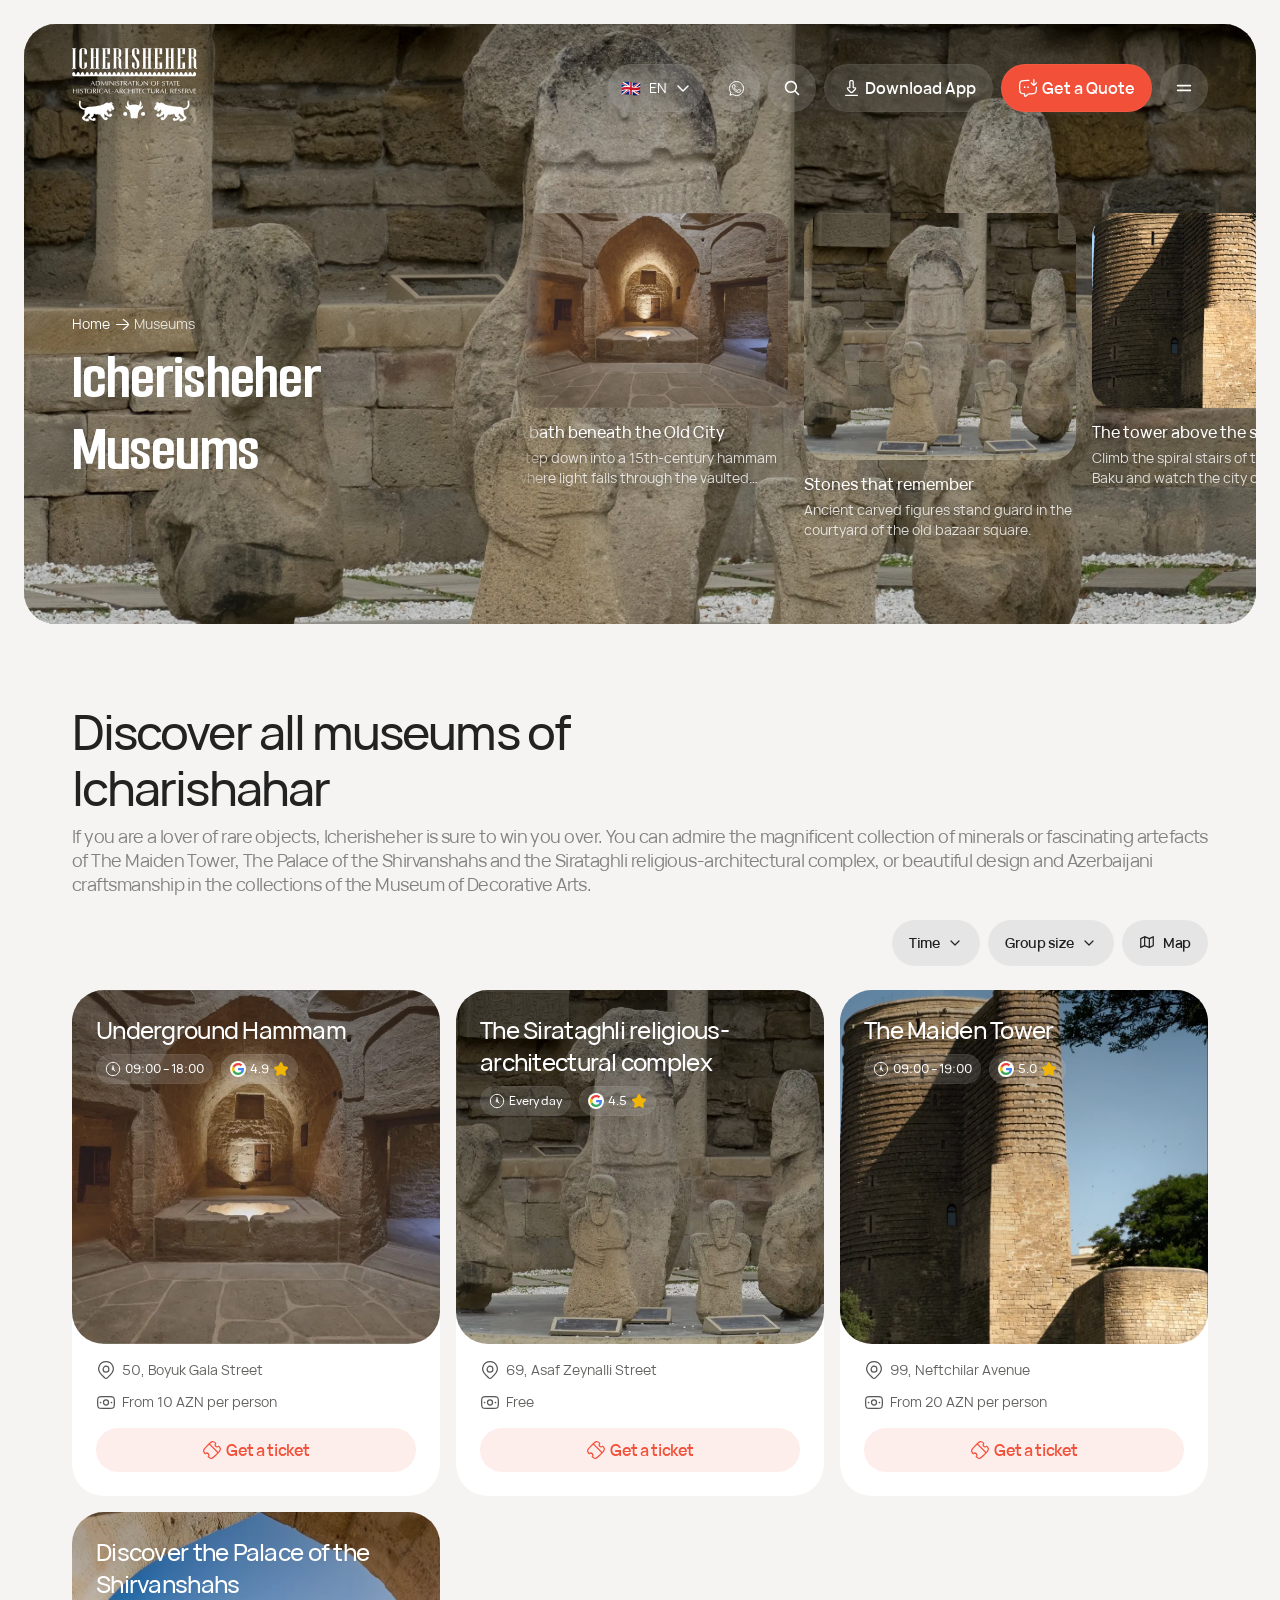
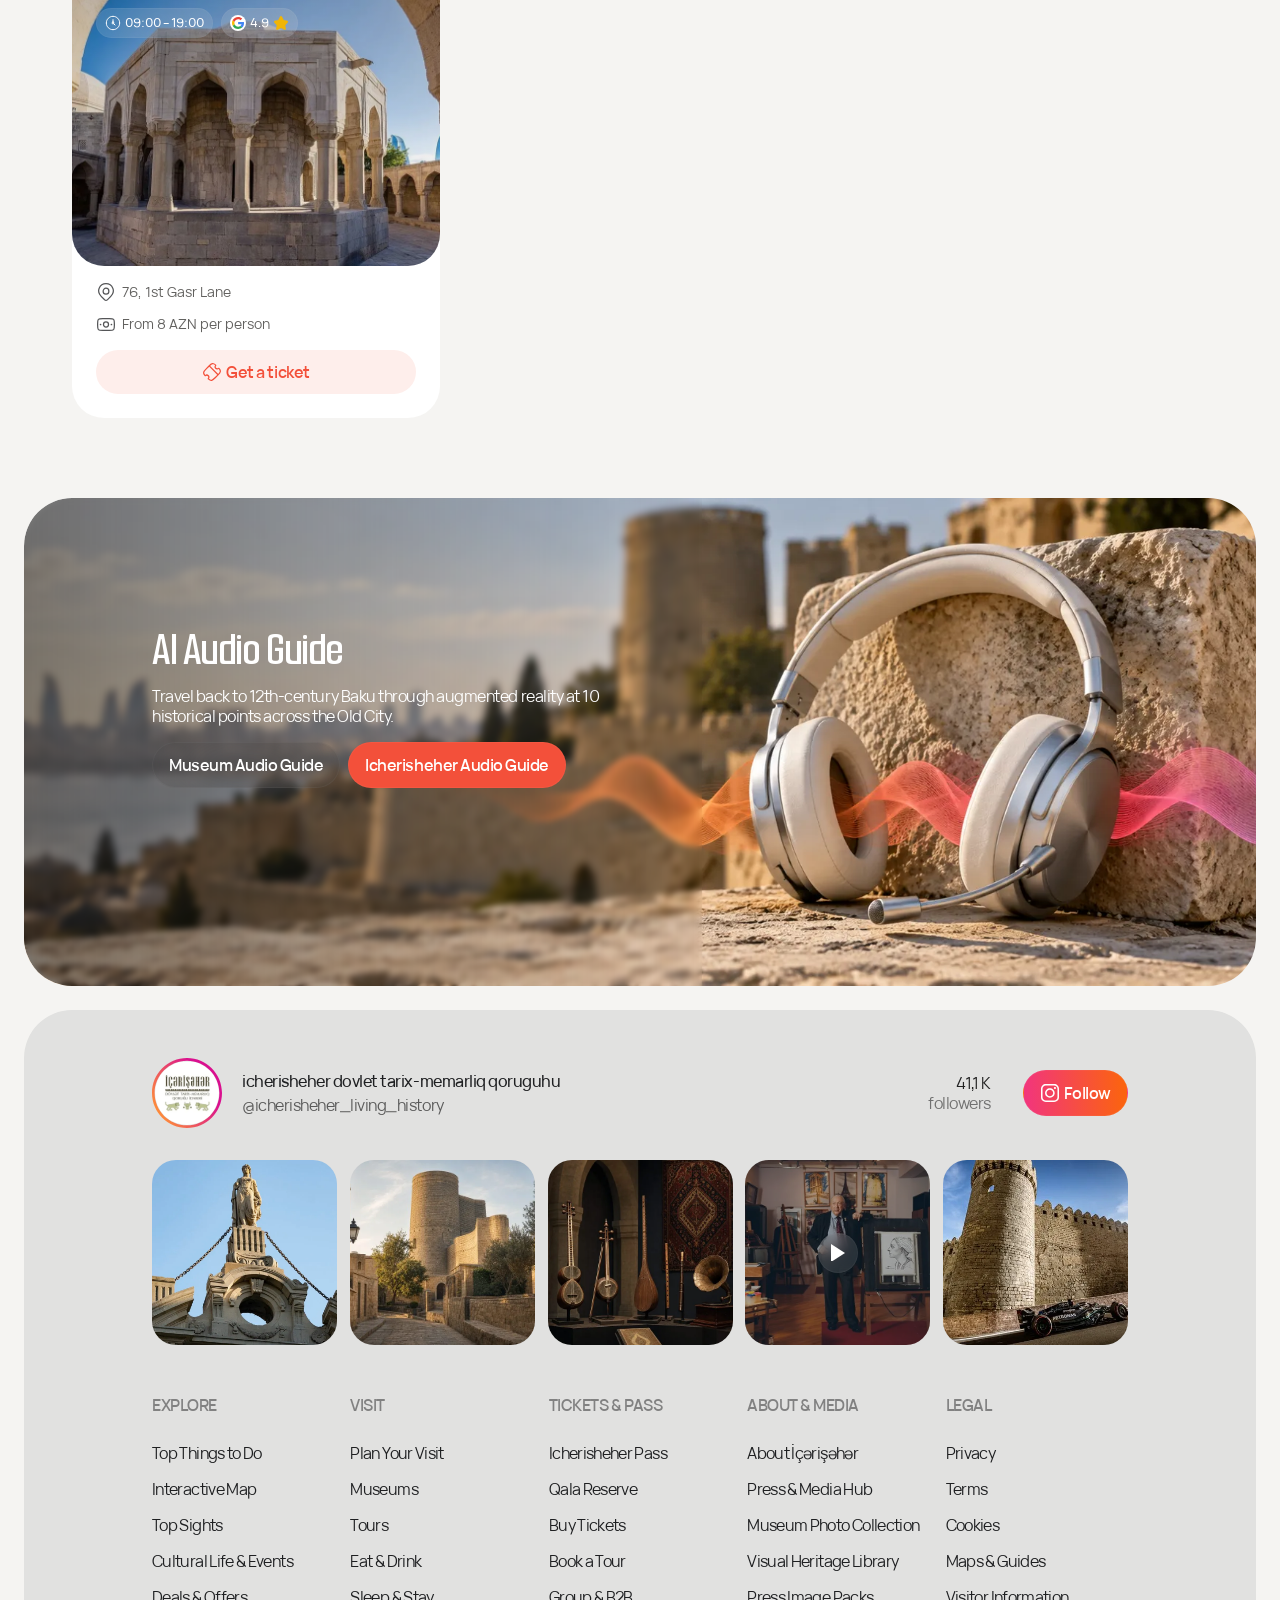
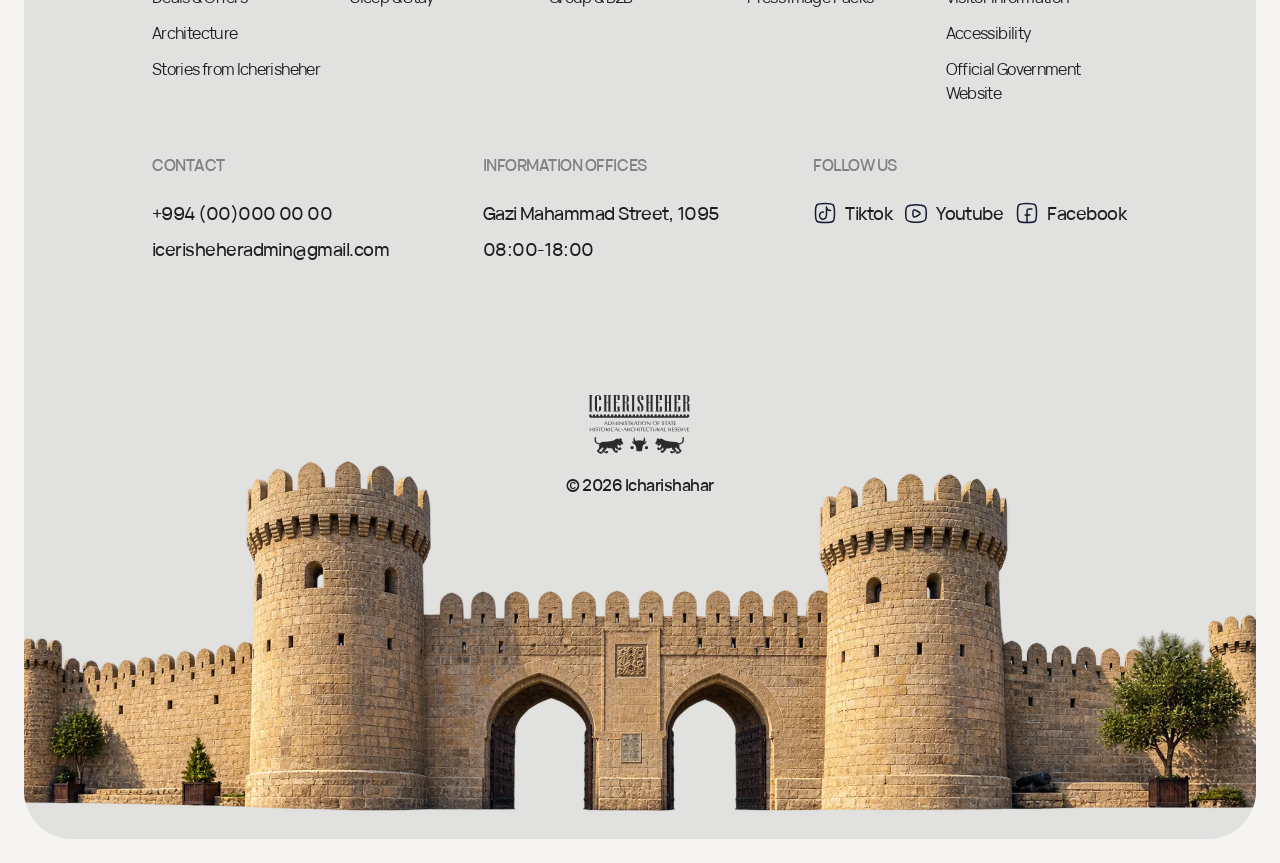
<file: museums/index.html>
<!DOCTYPE html>
<html lang="en">
<head>
  <meta charset="UTF-8">
  <meta name="viewport" content="width=device-width, initial-scale=1.0">
  <title>Museums — Icherisheher</title>
  <meta name="description" content="Discover all museums of Icherisheher, the Old City of Baku: opening hours, addresses, ticket prices and tickets.">
  <link rel="canonical" href="https://asifa499.github.io/icherisheher-home/museums/">
  <meta name="theme-color" content="#886D46">
  
  <meta property="og:type" content="website">
  <meta property="og:site_name" content="Icherisheher">
  <meta property="og:title" content="Museums — Icherisheher">
  <meta property="og:description" content="Discover all museums of Icherisheher, the Old City of Baku: opening hours, addresses, ticket prices and tickets.">
  <meta property="og:url" content="https://asifa499.github.io/icherisheher-home/museums/">
  <meta property="og:image" content="https://asifa499.github.io/icherisheher-home/assets/img/og-image.jpg">
  <meta name="twitter:card" content="summary_large_image">

  <link rel="icon" href="../favicon.ico" sizes="48x48">
  <link rel="icon" type="image/png" sizes="32x32" href="../favicon-32x32.png">
  <link rel="icon" type="image/png" sizes="16x16" href="../favicon-16x16.png">
  <link rel="apple-touch-icon" sizes="180x180" href="../apple-touch-icon.png">
  <link rel="manifest" href="../site.webmanifest">

  <link rel="preconnect" href="https://icherisheher-api-production.up.railway.app" crossorigin>
  <link rel="preload" as="image" href="../assets/img/museums-hero.webp" type="image/webp" fetchpriority="high">
  <link rel="preload" as="font" href="../assets/fonts/VelaSans-Regular.woff2" type="font/woff2" crossorigin>

  <!-- Paylaşılan stillər: tokens + base + header (hero.css) + footer (social.css, footer.css) -->
  <link rel="stylesheet" href="../css/tokens.css">
  <link rel="stylesheet" href="../css/base.css">
  <link rel="stylesheet" href="../css/hero.css">
  <link rel="stylesheet" href="../css/social.css">
  <link rel="stylesheet" href="../css/footer.css">
  <link rel="stylesheet" href="../css/museums.css">
  <link rel="stylesheet" href="../css/museums-page.css">
  <link rel="stylesheet" href="../css/appar.css">

  <!-- Header/footer partial-ları (klassik skript, defer YOX — bax js/include.js) -->
  <script src="../js/include.js"></script>

  <script>
    window.ICH.pageDict = {
      "page.museums.title": { en: "Icherisheher Museums", az: "İçərişəhər muzeyləri", ru: "Музеи Ичеришехер" },
      "page.museums.home": { en: "Home", az: "Ana səhifə", ru: "Главная" },
      "page.museums.crumb": { en: "Museums", az: "Muzeylər", ru: "Музеи" },
      "page.museums.discover1": { en: "Discover all museums of", az: "İçərişəhərin bütün", ru: "Откройте для себя все музеи" },
      "page.museums.discover2": { en: "Icharishahar", az: "muzeylərini kəşf et", ru: "Ичеришехер" },
      "page.museums.intro": {
        en: "If you are a lover of rare objects, Icherisheher is sure to win you over. You can admire the magnificent collection of minerals or fascinating artefacts of The Maiden Tower, The Palace of the Shirvanshahs and the Sirataghli religious-architectural complex, or beautiful design and Azerbaijani craftsmanship in the collections of the Museum of Decorative Arts.",
        az: "Nadir əşyaların pərəstişkarısınızsa, İçərişəhər sizi mütləq özünə cəlb edəcək. Qız Qalasının, Şirvanşahlar sarayının və Sırataghlı dini-memarlıq kompleksinin heyrətamiz mineral kolleksiyasına və maraqlı artefaktlarına, yaxud Dekorativ-Tətbiqi Sənət Muzeyinin kolleksiyalarındakı gözəl dizayna və Azərbaycan sənətkarlığına heyran ola bilərsiniz.",
        ru: "Если вы любитель редких предметов, Ичеришехер непременно покорит вас. Вы можете полюбоваться великолепной коллекцией минералов и удивительными артефактами Девичьей башни, Дворца Ширваншахов и религиозно-архитектурного комплекса Сыраталы, а также прекрасным дизайном и азербайджанским мастерством в коллекциях Музея декоративно-прикладного искусства.",
      },
      "page.museums.time": { en: "Time", az: "Vaxt", ru: "Время" },
      "page.museums.group": { en: "Group size", az: "Qrup ölçüsü", ru: "Размер группы" },
      "page.museums.map": { en: "Map", az: "Xəritə", ru: "Карта" },
      "page.museums.up": { en: "Up", az: "Yuxarı", ru: "Вверх" },
      "page.museums.showMore": { en: "Show {n} more", az: "Daha {n} göstər", ru: "Показать ещё {n}" },
      "page.museums.empty": { en: "Museums could not be loaded. Please try again later.", az: "Muzeylər yüklənmədi. Bir az sonra yenidən cəhd edin.", ru: "Не удалось загрузить музеи. Повторите попытку позже." },
    };
  </script>
</head>
<body>

  <!-- Figma web 3047:11862 · mobil 3047:11273 (museums_page).
       id="hero"/"museums" QƏSDƏN yoxdur: həmin feature flag-lar yalnız Home bölmələrini gizləyir. -->
  <section class="hero-section block mp-hero-section" data-figma="3047:12422">
    <div class="hero mp-hero">
      <div class="hero__bg mp-hero__bg" aria-hidden="true"></div>
      <div class="hero__scrim-top" aria-hidden="true"></div>
      <div class="hero__scrim-bottom" aria-hidden="true"></div>

      <div data-include="header"></div>

      <div class="mp-hero__content">
        <div class="mp-hero__text">
          <nav class="mp-crumbs" aria-label="Breadcrumb">
            <a href="../" data-i18n="page.museums.home">Home</a>
            <img src="../assets/img/museum-icon-arrow-right.svg" alt="" width="16" height="16">
            <span aria-current="page" data-i18n="page.museums.crumb">Museums</span>
          </nav>
          <h1 class="mp-hero__title" data-i18n="page.museums.title">Icherisheher Museums</h1>
        </div>
        <!-- Story şeridi: API-dən gələn muzeylərlə (js/museums-page.js) doldurulur -->
        <div class="mp-stories" data-mp-stories aria-live="polite"></div>
      </div>
    </div>
  </section>

  <main id="main">
    <section id="museums-list" class="container mp-list" data-figma="3047:11863">
      <header class="mp-list__head">
        <h2 class="mp-list__title"><span data-i18n="page.museums.discover1">Discover all museums of</span><br><span data-i18n="page.museums.discover2">Icharishahar</span></h2>
        <p class="mp-list__intro" data-i18n="page.museums.intro">If you are a lover of rare objects, Icherisheher is sure to win you over.</p>
      </header>
      <div class="mp-filters">
        <button class="mp-filter" type="button"><span data-i18n="page.museums.time">Time</span><img src="../assets/img/hero-icon-chevron-down-dark.svg" alt="" width="16" height="16"></button>
        <button class="mp-filter" type="button"><span data-i18n="page.museums.group">Group size</span><img src="../assets/img/hero-icon-chevron-down-dark.svg" alt="" width="16" height="16"></button>
        <a class="mp-filter" href="../#nearby"><img src="../assets/img/museums-icon-map-dark.svg" alt="" width="16" height="16"><span data-i18n="page.museums.map">Map</span></a>
      </div>
      <div class="mp-grid" data-mp-grid aria-live="polite"></div>
      <div class="mp-more" data-mp-more hidden>
        <button class="mp-more__up" type="button" data-mp-up><img src="../assets/img/museums-icon-arrow-up.svg" alt="" width="16" height="16"><span data-i18n="page.museums.up">Up</span></button>
        <button class="mp-more__btn" type="button" data-mp-show-more></button>
      </div>
    </section>
    <!-- AI Audio Guide — Figma 40000073:2432 (Home app-ar bölməsindəki .appar-time ilə eyni blok) -->
    <section class="block appar-section mp-audio" data-figma="40000073:2432">
      <div class="appar-time">
        <div class="appar-time__scrim"></div>
        <div class="appar-time__content">
          <div class="appar-time__copy">
            <h2 class="appar-time__title" data-i18n="appar.time.title">AI Audio Guide</h2>
            <p class="appar-time__text" data-i18n="appar.time.text">Travel back to 12th-century Baku through augmented reality at 10 historical points across the Old City.</p>
          </div>
          <div class="appar-time__actions">
            <a class="appar-time__btn appar-time__btn--glass" href="#" data-i18n="appar.time.explore">Museum Audio Guide</a>
            <a class="appar-time__btn appar-time__btn--light" href="#" data-i18n="appar.time.getPass">Icherisheher Audio Guide</a>
          </div>
        </div>
      </div>
    </section>
  </main>

  <!-- Sosial feed + footer: partials/footer.html -->
  <div data-include="footer"></div>

  <!-- Paylaşılan (hər səhifədə) -->
  <script type="module" src="../js/i18n.js"></script>
  <script type="module" src="../js/config.js"></script>
  <script type="module" src="../js/lang.js"></script>
  <script type="module" src="../js/nav-menu.js"></script>
  <script type="module" src="../js/scroll-links.js"></script>
  <script type="module" src="../js/museums-page.js"></script>
</body>
</html>
</file>
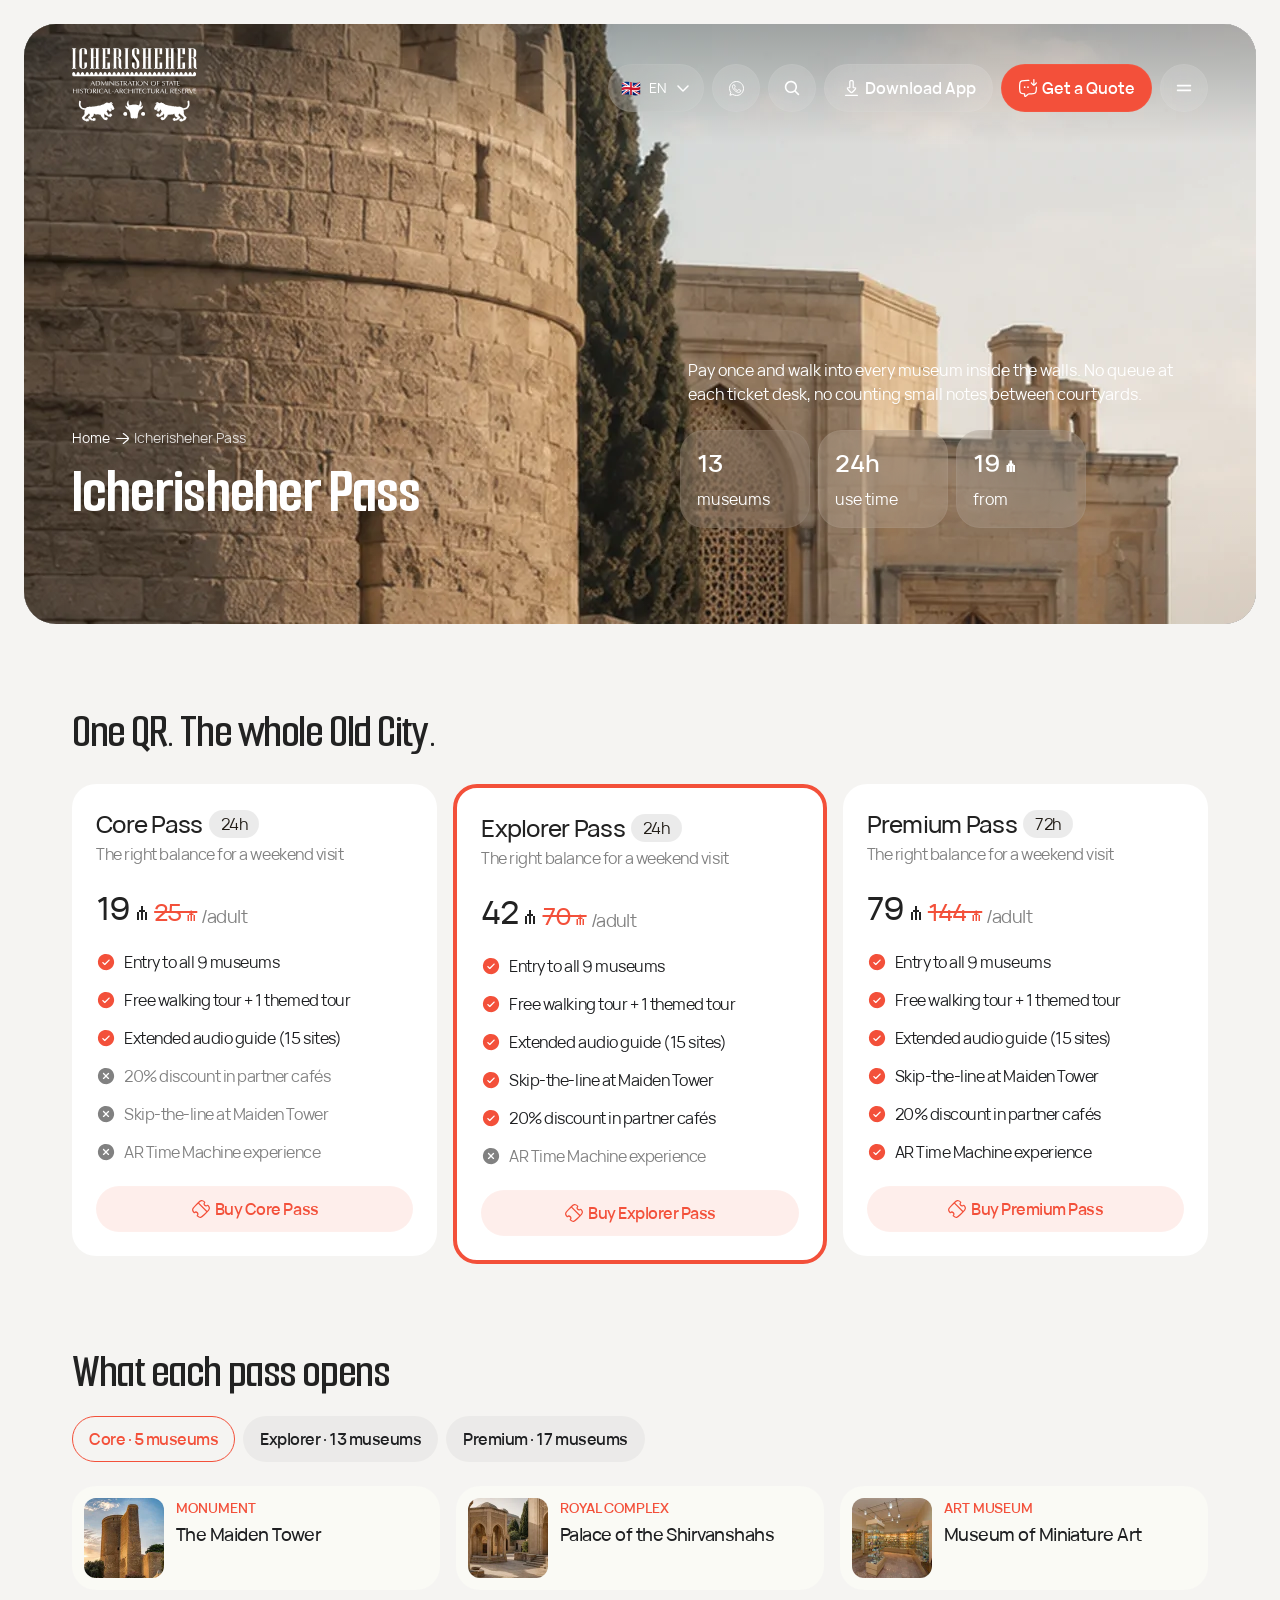
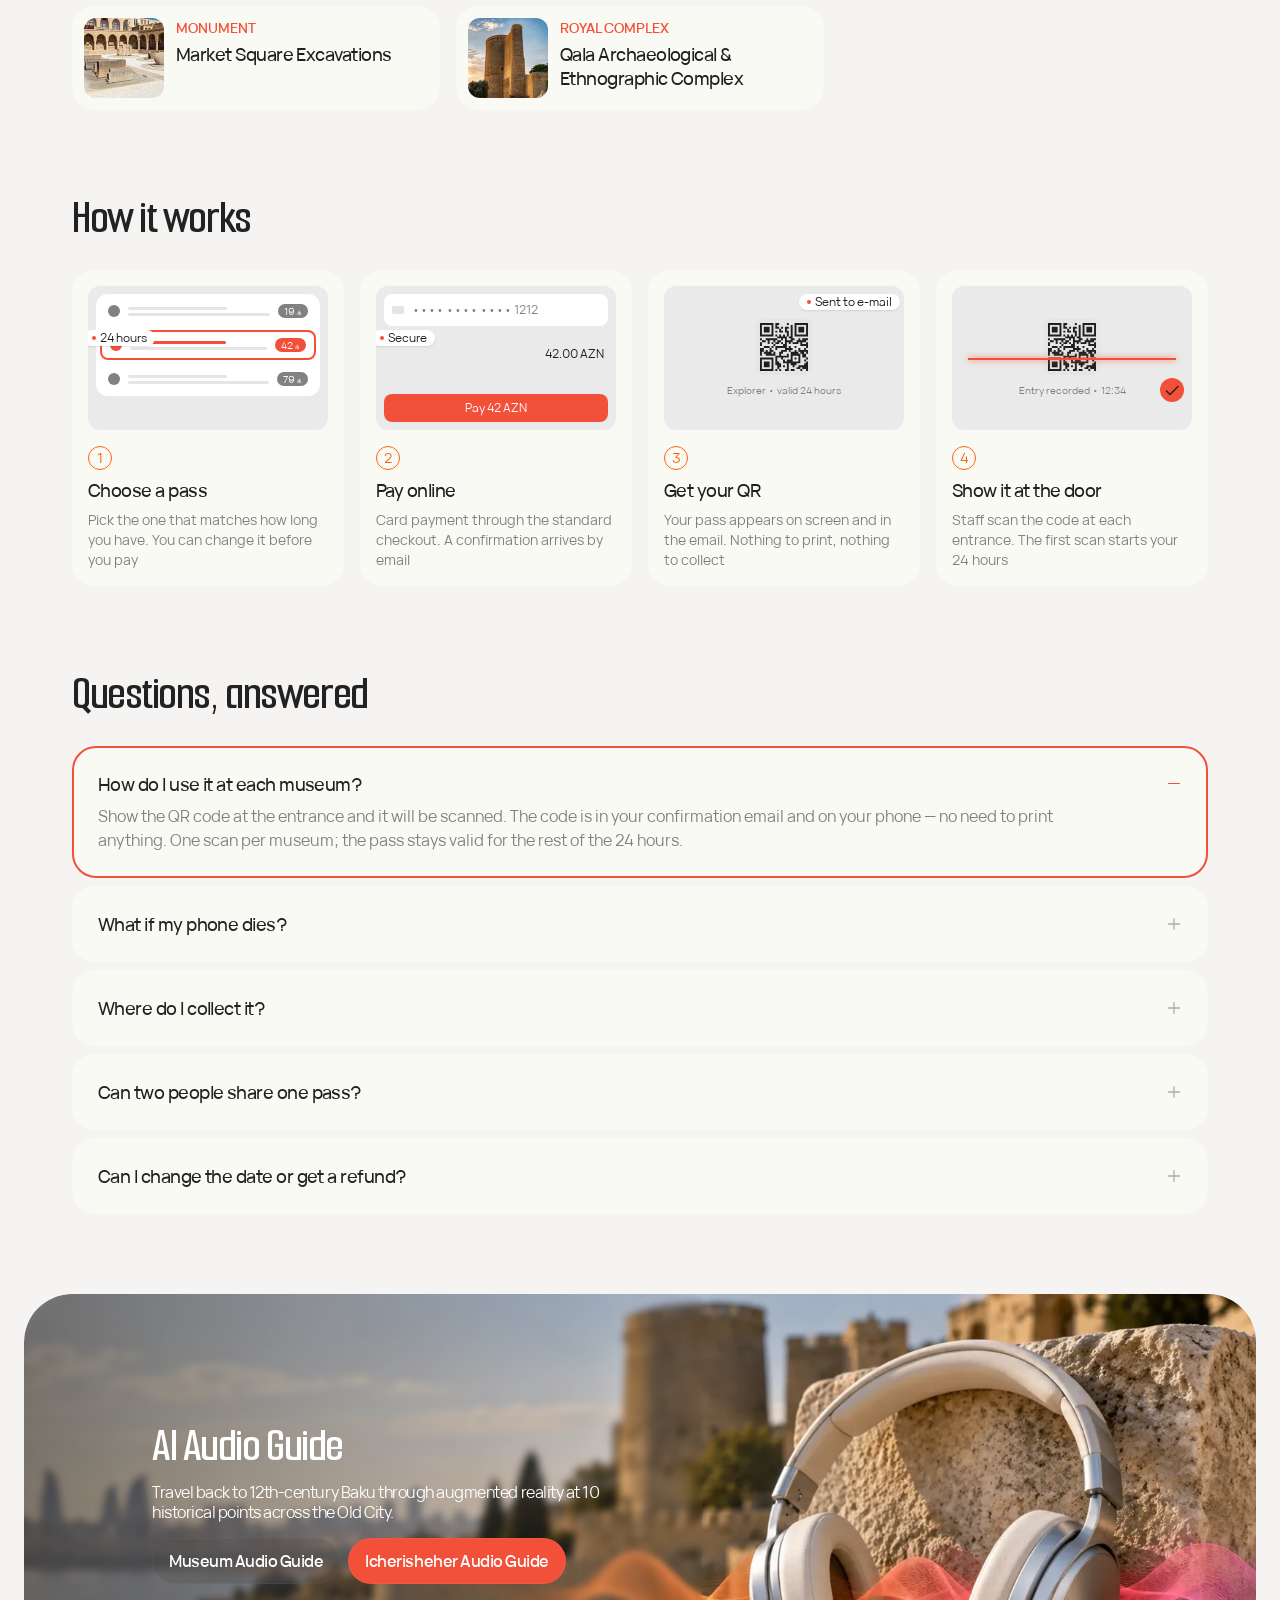
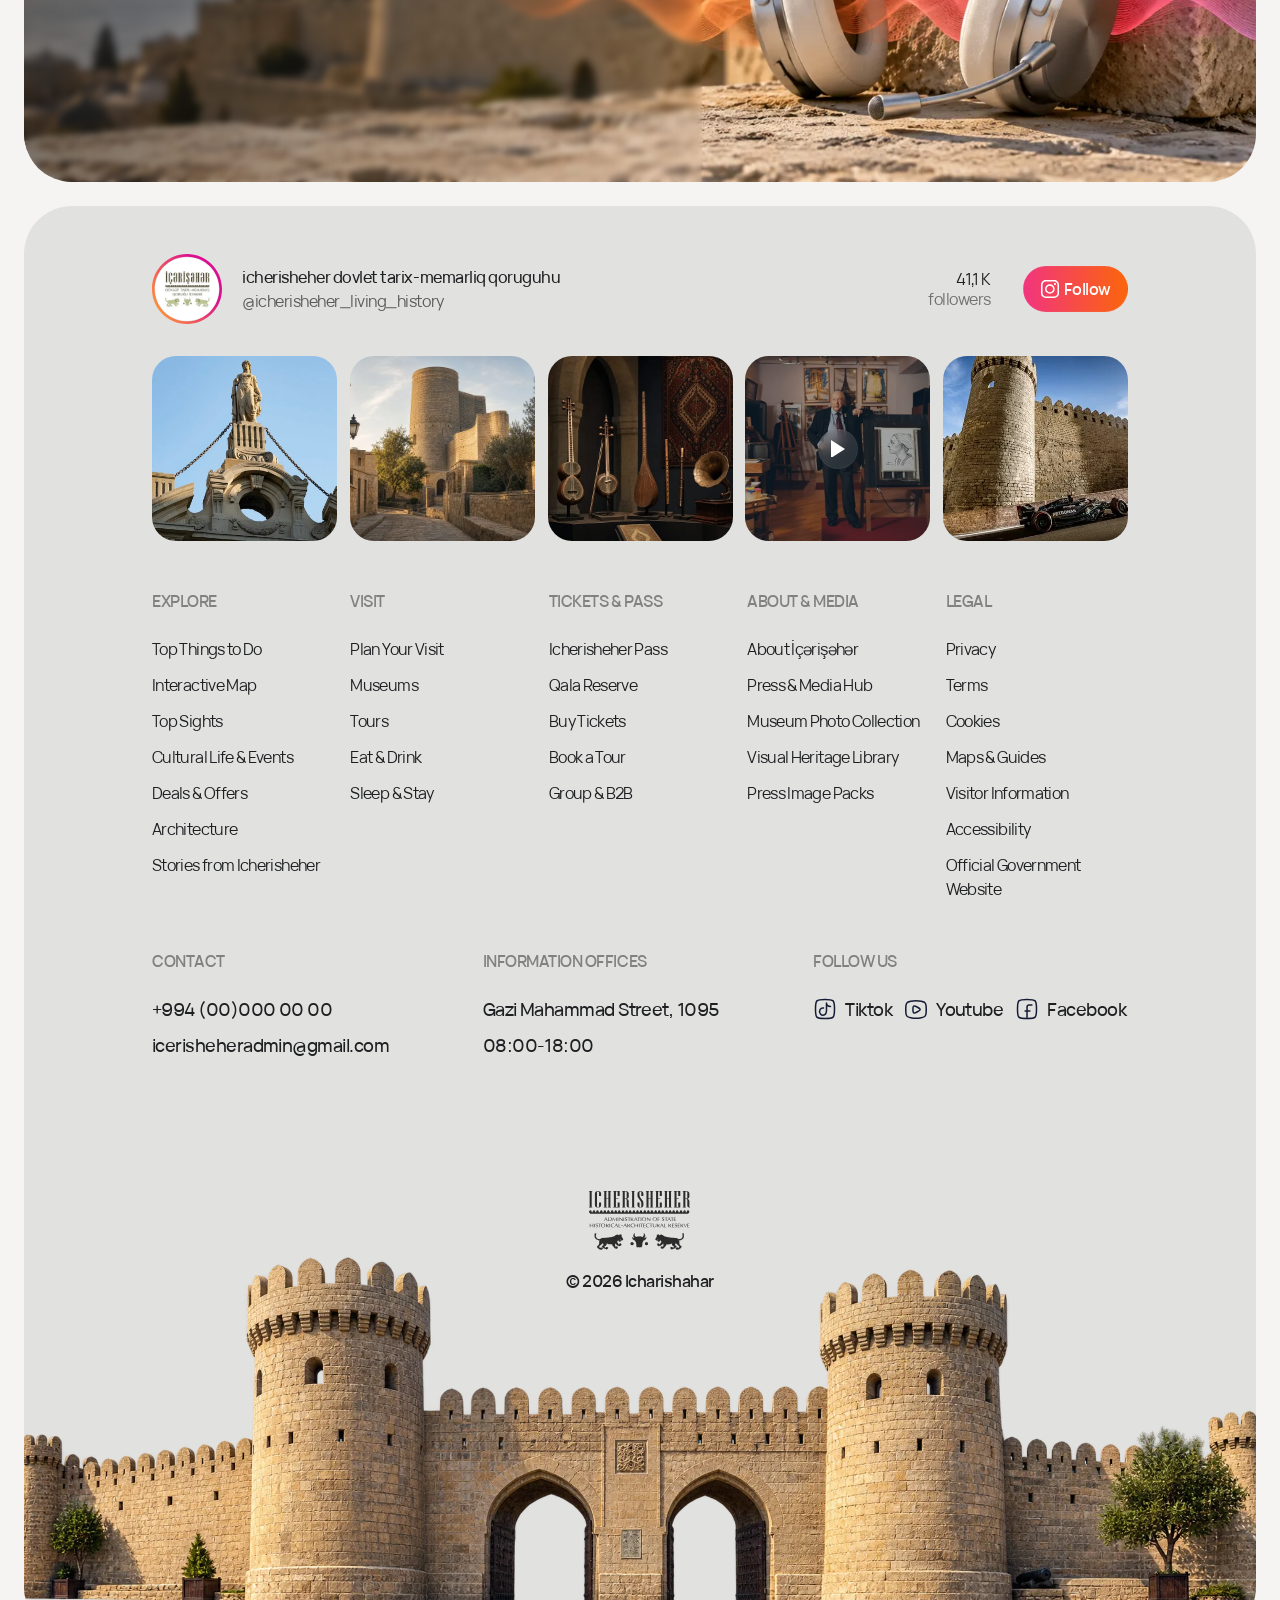
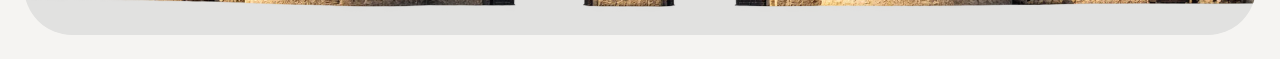
<file: pass/index.html>
<!DOCTYPE html>
<html lang="en">
<head>
  <meta charset="UTF-8">
  <meta name="viewport" content="width=device-width, initial-scale=1.0">
  <title>Icherisheher Pass — Icherisheher</title>
  <meta name="description" content="Icherisheher Pass: one QR for every museum inside the Old City walls. Compare Core, Explorer and Premium passes, see what each opens and buy online.">
  <link rel="canonical" href="https://asifa499.github.io/icherisheher-home/pass/">
  <meta name="theme-color" content="#886D46">

  <meta property="og:type" content="website">
  <meta property="og:site_name" content="Icherisheher">
  <meta property="og:title" content="Icherisheher Pass — Icherisheher">
  <meta property="og:description" content="Icherisheher Pass: one QR for every museum inside the Old City walls. Compare Core, Explorer and Premium passes, see what each opens and buy online.">
  <meta property="og:url" content="https://asifa499.github.io/icherisheher-home/pass/">
  <meta property="og:image" content="https://asifa499.github.io/icherisheher-home/assets/img/og-image.jpg">
  <meta name="twitter:card" content="summary_large_image">

  <link rel="icon" href="../favicon.ico" sizes="48x48">
  <link rel="icon" type="image/png" sizes="32x32" href="../favicon-32x32.png">
  <link rel="icon" type="image/png" sizes="16x16" href="../favicon-16x16.png">
  <link rel="apple-touch-icon" sizes="180x180" href="../apple-touch-icon.png">
  <link rel="manifest" href="../site.webmanifest">

  <link rel="preconnect" href="https://icherisheher-api-production.up.railway.app" crossorigin>
  <link rel="preload" as="image" href="../assets/img/pass-hero.webp" type="image/webp" fetchpriority="high">
  <link rel="preload" as="font" href="../assets/fonts/VelaSans-Regular.woff2" type="font/woff2" crossorigin>

  <!-- Paylaşılan stillər: tokens + base + header (hero.css) + footer (social.css, footer.css) -->
  <link rel="stylesheet" href="../css/tokens.css">
  <link rel="stylesheet" href="../css/base.css">
  <link rel="stylesheet" href="../css/hero.css">
  <link rel="stylesheet" href="../css/social.css">
  <link rel="stylesheet" href="../css/footer.css">
  <!-- Herostilləri museums səhifəsi ilə, City Pass kartları Home ilə paylaşılır -->
  <link rel="stylesheet" href="../css/museums-page.css">
  <link rel="stylesheet" href="../css/appar.css">
  <link rel="stylesheet" href="../css/citypass.css">
  <link rel="stylesheet" href="../css/pass-page.css">

  <!-- Header/footer partial-ları (klassik skript, defer YOX — bax js/include.js) -->
  <script src="../js/include.js"></script>

  <script>
    window.ICH.pageDict = {
      "page.pass.home": { en: "Home", az: "Ana səhifə", ru: "Главная" },
      "page.pass.crumb": { en: "Icherisheher Pass", az: "İçərişəhər Pass", ru: "Icherisheher Pass" },
      "page.pass.title": { en: "Icherisheher Pass", az: "İçərişəhər Pass", ru: "Icherisheher Pass" },
      "page.pass.lead": {
        en: "Pay once and walk into every museum inside the walls. No queue at each ticket desk, no counting small notes between courtyards.",
        az: "Bir dəfə ödəyin və divarların içindəki hər muzeyə daxil olun. Hər kassada növbə yoxdur, həyətlər arasında xırda pul saymaq yoxdur.",
        ru: "Заплатите один раз и заходите в любой музей внутри стен. Без очереди в каждой кассе и без мелочи между дворами.",
      },
      "page.pass.stat.museums": { en: "museums", az: "muzey", ru: "музеев" },
      "page.pass.stat.use": { en: "use time", az: "istifadə müddəti", ru: "время действия" },
      "page.pass.stat.from": { en: "from", az: "başlayaraq", ru: "от" },
      "page.pass.opens": { en: "What each pass opens", az: "Hər pass nəyi açır", ru: "Что открывает каждый пропуск" },
      "page.pass.museums": { en: "museums", az: "muzey", ru: "музеев" },
      "page.pass.loadMore": { en: "Load more", az: "Daha çox", ru: "Показать ещё" },
      "page.pass.how": { en: "How it works", az: "Necə işləyir", ru: "Как это работает" },
      "page.pass.step1.title": { en: "Choose a pass", az: "Pass seçin", ru: "Выберите пропуск" },
      "page.pass.step1.text": { en: "Pick the one that matches how long you have. You can change it before you pay", az: "Vaxtınıza uyğun olanı seçin. Ödənişdən əvvəl dəyişə bilərsiniz", ru: "Выберите подходящий по времени. Можно изменить до оплаты" },
      "page.pass.step2.title": { en: "Pay online", az: "Onlayn ödəyin", ru: "Оплатите онлайн" },
      "page.pass.step2.text": { en: "Card payment through the standard checkout. A confirmation arrives by email", az: "Standart ödəniş səhifəsində kartla ödəniş. Təsdiq e-poçtla gəlir", ru: "Оплата картой через стандартную кассу. Подтверждение придёт по e-mail" },
      "page.pass.step3.title": { en: "Get your QR", az: "QR kodunuzu alın", ru: "Получите QR" },
      "page.pass.step3.text": { en: "Your pass appears on screen and in the email. Nothing to print, nothing to collect", az: "Pass ekranda və e-poçtda görünür. Çap etmək, götürmək lazım deyil", ru: "Пропуск появится на экране и в письме. Ничего печатать и забирать не нужно" },
      "page.pass.step4.title": { en: "Show it at the door", az: "Girişdə göstərin", ru: "Покажите на входе" },
      "page.pass.step4.text": { en: "Staff scan the code at each entrance. The first scan starts your 24 hours", az: "Əməkdaşlar hər girişdə kodu skan edir. İlk skan 24 saatınızı başladır", ru: "Сотрудники сканируют код на каждом входе. Первое сканирование запускает ваши 24 часа" },
      "page.pass.mock.hours": { en: "24 hours", az: "24 saat", ru: "24 часа" },
      "page.pass.mock.secure": { en: "Secure", az: "Təhlükəsiz", ru: "Безопасно" },
      "page.pass.mock.pay": { en: "Pay 42 AZN", az: "42 AZN ödə", ru: "Оплатить 42 AZN" },
      "page.pass.mock.sent": { en: "Sent to e-mail", az: "E-poçta göndərildi", ru: "Отправлено на e-mail" },
      "page.pass.mock.valid": { en: "Explorer • valid 24 hours", az: "Explorer • 24 saat etibarlıdır", ru: "Explorer • действует 24 часа" },
      "page.pass.mock.entry": { en: "Entry recorded • 12:34", az: "Giriş qeyd edildi • 12:34", ru: "Вход отмечен • 12:34" },
      "page.pass.faq": { en: "Questions, answered", az: "Suallar və cavablar", ru: "Вопросы и ответы" },
      "page.pass.faq.1.q": { en: "How do I use it at each museum?", az: "Hər muzeydə necə istifadə edim?", ru: "Как пользоваться в каждом музее?" },
      "page.pass.faq.1.a": {
        en: "Show the QR code at the entrance and it will be scanned. The code is in your confirmation email and on your phone — no need to print anything. One scan per museum; the pass stays valid for the rest of the 24 hours.",
        az: "QR kodu girişdə göstərin, skan olunacaq. Kod təsdiq e-poçtunuzda və telefonunuzdadır — heç nə çap etmək lazım deyil. Hər muzeydə bir skan; pass qalan 24 saat ərzində etibarlı qalır.",
        ru: "Покажите QR-код на входе — его отсканируют. Код есть в письме с подтверждением и в телефоне, печатать ничего не нужно. Одно сканирование на музей; пропуск действует все оставшиеся 24 часа.",
      },
      "page.pass.faq.2.q": { en: "What if my phone dies?", az: "Telefonum sönərsə nə olacaq?", ru: "Что если телефон разрядится?" },
      "page.pass.faq.2.a": {
        en: "The code is also in your confirmation email, so you can open it on any other device.",
        az: "Kod təsdiq e-poçtunuzda da var, onu istənilən başqa cihazda aça bilərsiniz.",
        ru: "Код есть и в письме с подтверждением — его можно открыть на любом другом устройстве.",
      },
      "page.pass.faq.3.q": { en: "Where do I collect it?", az: "Onu harada götürürəm?", ru: "Где его получить?" },
      "page.pass.faq.3.a": {
        en: "Nowhere — your pass appears on screen and in the email. Nothing to print, nothing to collect.",
        az: "Heç harada — pass ekranda və e-poçtda görünür. Çap etmək, götürmək lazım deyil.",
        ru: "Нигде — пропуск появится на экране и в письме. Ничего печатать и забирать не нужно.",
      },
      "page.pass.faq.4.q": { en: "Can two people share one pass?", az: "İki nəfər bir passdan istifadə edə bilər?", ru: "Можно ли использовать один пропуск вдвоём?" },
      "page.pass.faq.5.q": { en: "Can I change the date or get a refund?", az: "Tarixi dəyişə və ya geri ödəniş ala bilərəm?", ru: "Можно ли изменить дату или вернуть деньги?" },
      "page.pass.faq.office": {
        en: "Please ask at our information office, Gazi Mahammad Street 1095, open 08:00–18:00.",
        az: "Zəhmət olmasa məlumat ofisimizə müraciət edin: Qazi Məhəmməd küçəsi 1095, 08:00–18:00.",
        ru: "Пожалуйста, обратитесь в наш информационный офис: ул. Гази Магомеда, 1095, 08:00–18:00.",
      },
      "page.pass.error": { en: "Passes could not be loaded. Please try again later.", az: "Pass-lar yüklənmədi. Bir az sonra yenidən cəhd edin.", ru: "Не удалось загрузить пропуска. Повторите попытку позже." },
    };
  </script>
</head>
<body>

  <!-- Figma web 3124:23263 · mobil 3143:26010 (Icherisheher Pass).
       id="hero"/"citypass" QƏSDƏN yoxdur: həmin feature flag-lar yalnız Home bölmələrini gizləyir. -->
  <section class="hero-section block mp-hero-section" data-figma="3124:23263">
    <div class="hero mp-hero">
      <div class="hero__bg mp-hero__bg pp-hero__bg" aria-hidden="true"></div>
      <div class="hero__scrim-top" aria-hidden="true"></div>
      <div class="hero__scrim-bottom" aria-hidden="true"></div>

      <div data-include="header"></div>

      <div class="mp-hero__content pp-hero__content">
        <div class="mp-hero__text">
          <nav class="mp-crumbs" aria-label="Breadcrumb">
            <a href="../" data-i18n="page.pass.home">Home</a>
            <img src="../assets/img/museum-icon-arrow-right.svg" alt="" width="16" height="16">
            <span aria-current="page" data-i18n="page.pass.crumb">Icherisheher Pass</span>
          </nav>
          <h1 class="mp-hero__title pp-hero__title" data-i18n="page.pass.title">Icherisheher Pass</h1>
        </div>
        <div class="pp-hero__aside">
          <p class="pp-hero__lead" data-i18n="page.pass.lead">Pay once and walk into every museum inside the walls. No queue at each ticket desk, no counting small notes between courtyards.</p>
          <div class="pp-stats" data-pp-stats>
            <div class="pp-stat"><strong data-pp-stat="museums">13</strong><span data-i18n="page.pass.stat.museums">museums</span></div>
            <div class="pp-stat"><strong data-pp-stat="use">24h</strong><span data-i18n="page.pass.stat.use">use time</span></div>
            <div class="pp-stat"><strong data-pp-stat="from">19 ₼</strong><span data-i18n="page.pass.stat.from">from</span></div>
          </div>
        </div>
      </div>
    </div>
  </section>

  <main id="main">
    <!-- Pass kartları — API /api/passes (js/passes.js, css/citypass.css) -->
    <section id="pass-cards" class="citypass-section container pp-cards" data-figma="3124:23400">
      <h2 class="citypass__title" data-i18n="citypass.title">One QR. The whole Old City.</h2>
      <div class="citypass__row" data-passes-row aria-live="polite"></div>
    </section>

    <!-- What each pass opens -->
    <section class="container pp-opens" data-figma="3124:23600">
      <h2 class="pp-h2" data-i18n="page.pass.opens">What each pass opens</h2>
      <div class="pp-tabs" data-pp-tabs role="group"></div>
      <div class="pp-sites" data-pp-sites aria-live="polite"></div>
      <div class="pp-more" data-pp-more hidden>
        <button class="pp-more__btn" type="button" data-i18n="page.pass.loadMore">Load more</button>
      </div>
    </section>

    <!-- How it works -->
    <section class="container pp-how" data-figma="3124:23700">
      <h2 class="pp-h2" data-i18n="page.pass.how">How it works</h2>
      <ol class="pp-steps">
        <li class="pp-step">
          <div class="pp-step__art pp-mock pp-mock--choose" aria-hidden="true">
            <div class="pp-mock__list">
              <div class="pp-mock__row"><i class="pp-mock__dot"></i><span class="pp-mock__lines"><b></b><b></b></span><em>19 ₼</em></div>
              <div class="pp-mock__row is-active"><i class="pp-mock__dot"></i><span class="pp-mock__lines"><b></b><b></b></span><em>42 ₼</em></div>
              <div class="pp-mock__row"><i class="pp-mock__dot"></i><span class="pp-mock__lines"><b></b><b></b></span><em>79 ₼</em></div>
            </div>
            <span class="pp-mock__tag pp-mock__tag--left" data-i18n="page.pass.mock.hours">24 hours</span>
          </div>
          <span class="pp-step__num">1</span>
          <h3 class="pp-step__title" data-i18n="page.pass.step1.title">Choose a pass</h3>
          <p class="pp-step__text" data-i18n="page.pass.step1.text">Pick the one that matches how long you have. You can change it before you pay</p>
        </li>
        <li class="pp-step">
          <div class="pp-step__art pp-mock pp-mock--pay" aria-hidden="true">
            <div class="pp-mock__card"><i></i><span>•••• •••• •••• 1212</span></div>
            <span class="pp-mock__amount">42.00 AZN</span>
            <span class="pp-mock__tag pp-mock__tag--left" data-i18n="page.pass.mock.secure">Secure</span>
            <span class="pp-mock__pay" data-i18n="page.pass.mock.pay">Pay 42 AZN</span>
          </div>
          <span class="pp-step__num">2</span>
          <h3 class="pp-step__title" data-i18n="page.pass.step2.title">Pay online</h3>
          <p class="pp-step__text" data-i18n="page.pass.step2.text">Card payment through the standard checkout. A confirmation arrives by email</p>
        </li>
        <li class="pp-step">
          <div class="pp-step__art pp-mock pp-mock--qr" aria-hidden="true">
            <span class="pp-mock__qr"><img src="../assets/img/appar-qr.svg" alt="" width="56" height="56"></span>
            <span class="pp-mock__tag pp-mock__tag--right" data-i18n="page.pass.mock.sent">Sent to e-mail</span>
            <span class="pp-mock__caption" data-i18n="page.pass.mock.valid">Explorer • valid 24 hours</span>
          </div>
          <span class="pp-step__num">3</span>
          <h3 class="pp-step__title" data-i18n="page.pass.step3.title">Get your QR</h3>
          <p class="pp-step__text" data-i18n="page.pass.step3.text">Your pass appears on screen and in the email. Nothing to print, nothing to collect</p>
        </li>
        <li class="pp-step">
          <div class="pp-step__art pp-mock pp-mock--scan" aria-hidden="true">
            <span class="pp-mock__qr"><img src="../assets/img/appar-qr.svg" alt="" width="56" height="56"></span>
            <span class="pp-mock__beam"></span>
            <span class="pp-mock__ok"><img src="../assets/img/hero-icon-check.svg" alt="" width="16" height="16"></span>
            <span class="pp-mock__caption" data-i18n="page.pass.mock.entry">Entry recorded • 12:34</span>
          </div>
          <span class="pp-step__num">4</span>
          <h3 class="pp-step__title" data-i18n="page.pass.step4.title">Show it at the door</h3>
          <p class="pp-step__text" data-i18n="page.pass.step4.text">Staff scan the code at each entrance. The first scan starts your 24 hours</p>
        </li>
      </ol>
    </section>

    <!-- FAQ -->
    <section class="container pp-faq" data-figma="3124:23850">
      <h2 class="pp-h2" data-i18n="page.pass.faq">Questions, answered</h2>
      <div class="pp-faq__list" data-pp-faq>
        <div class="pp-qa is-open">
          <button class="pp-qa__q" type="button" aria-expanded="true"><span data-i18n="page.pass.faq.1.q">How do I use it at each museum?</span><i class="pp-qa__icon"></i></button>
          <p class="pp-qa__a" data-i18n="page.pass.faq.1.a">Show the QR code at the entrance and it will be scanned. The code is in your confirmation email and on your phone — no need to print anything. One scan per museum; the pass stays valid for the rest of the 24 hours.</p>
        </div>
        <div class="pp-qa">
          <button class="pp-qa__q" type="button" aria-expanded="false"><span data-i18n="page.pass.faq.2.q">What if my phone dies?</span><i class="pp-qa__icon"></i></button>
          <p class="pp-qa__a" data-i18n="page.pass.faq.2.a">The code is also in your confirmation email, so you can open it on any other device.</p>
        </div>
        <div class="pp-qa">
          <button class="pp-qa__q" type="button" aria-expanded="false"><span data-i18n="page.pass.faq.3.q">Where do I collect it?</span><i class="pp-qa__icon"></i></button>
          <p class="pp-qa__a" data-i18n="page.pass.faq.3.a">Nowhere — your pass appears on screen and in the email. Nothing to print, nothing to collect.</p>
        </div>
        <div class="pp-qa">
          <button class="pp-qa__q" type="button" aria-expanded="false"><span data-i18n="page.pass.faq.4.q">Can two people share one pass?</span><i class="pp-qa__icon"></i></button>
          <p class="pp-qa__a" data-i18n="page.pass.faq.office">Please ask at our information office, Gazi Mahammad Street 1095, open 08:00–18:00.</p>
        </div>
        <div class="pp-qa">
          <button class="pp-qa__q" type="button" aria-expanded="false"><span data-i18n="page.pass.faq.5.q">Can I change the date or get a refund?</span><i class="pp-qa__icon"></i></button>
          <p class="pp-qa__a" data-i18n="page.pass.faq.office">Please ask at our information office, Gazi Mahammad Street 1095, open 08:00–18:00.</p>
        </div>
      </div>
    </section>
    <!-- AI Audio Guide — Figma 40000073:2432 (Home app-ar bölməsindəki .appar-time ilə eyni blok) -->
    <section class="block appar-section mp-audio" data-figma="40000073:2432">
      <div class="appar-time">
        <div class="appar-time__scrim"></div>
        <div class="appar-time__content">
          <div class="appar-time__copy">
            <h2 class="appar-time__title" data-i18n="appar.time.title">AI Audio Guide</h2>
            <p class="appar-time__text" data-i18n="appar.time.text">Travel back to 12th-century Baku through augmented reality at 10 historical points across the Old City.</p>
          </div>
          <div class="appar-time__actions">
            <a class="appar-time__btn appar-time__btn--glass" href="#" data-i18n="appar.time.explore">Museum Audio Guide</a>
            <a class="appar-time__btn appar-time__btn--light" href="#" data-i18n="appar.time.getPass">Icherisheher Audio Guide</a>
          </div>
        </div>
      </div>
    </section>
  </main>

  <!-- Sosial feed + footer: partials/footer.html -->
  <div data-include="footer"></div>

  <!-- Paylaşılan (hər səhifədə) -->
  <script type="module" src="../js/i18n.js"></script>
  <script type="module" src="../js/config.js"></script>
  <script type="module" src="../js/lang.js"></script>
  <script type="module" src="../js/nav-menu.js"></script>
  <script type="module" src="../js/scroll-links.js"></script>
  <script type="module" src="../js/passes.js"></script>
  <script type="module" src="../js/pass-page.js"></script>
</body>
</html>
</file>
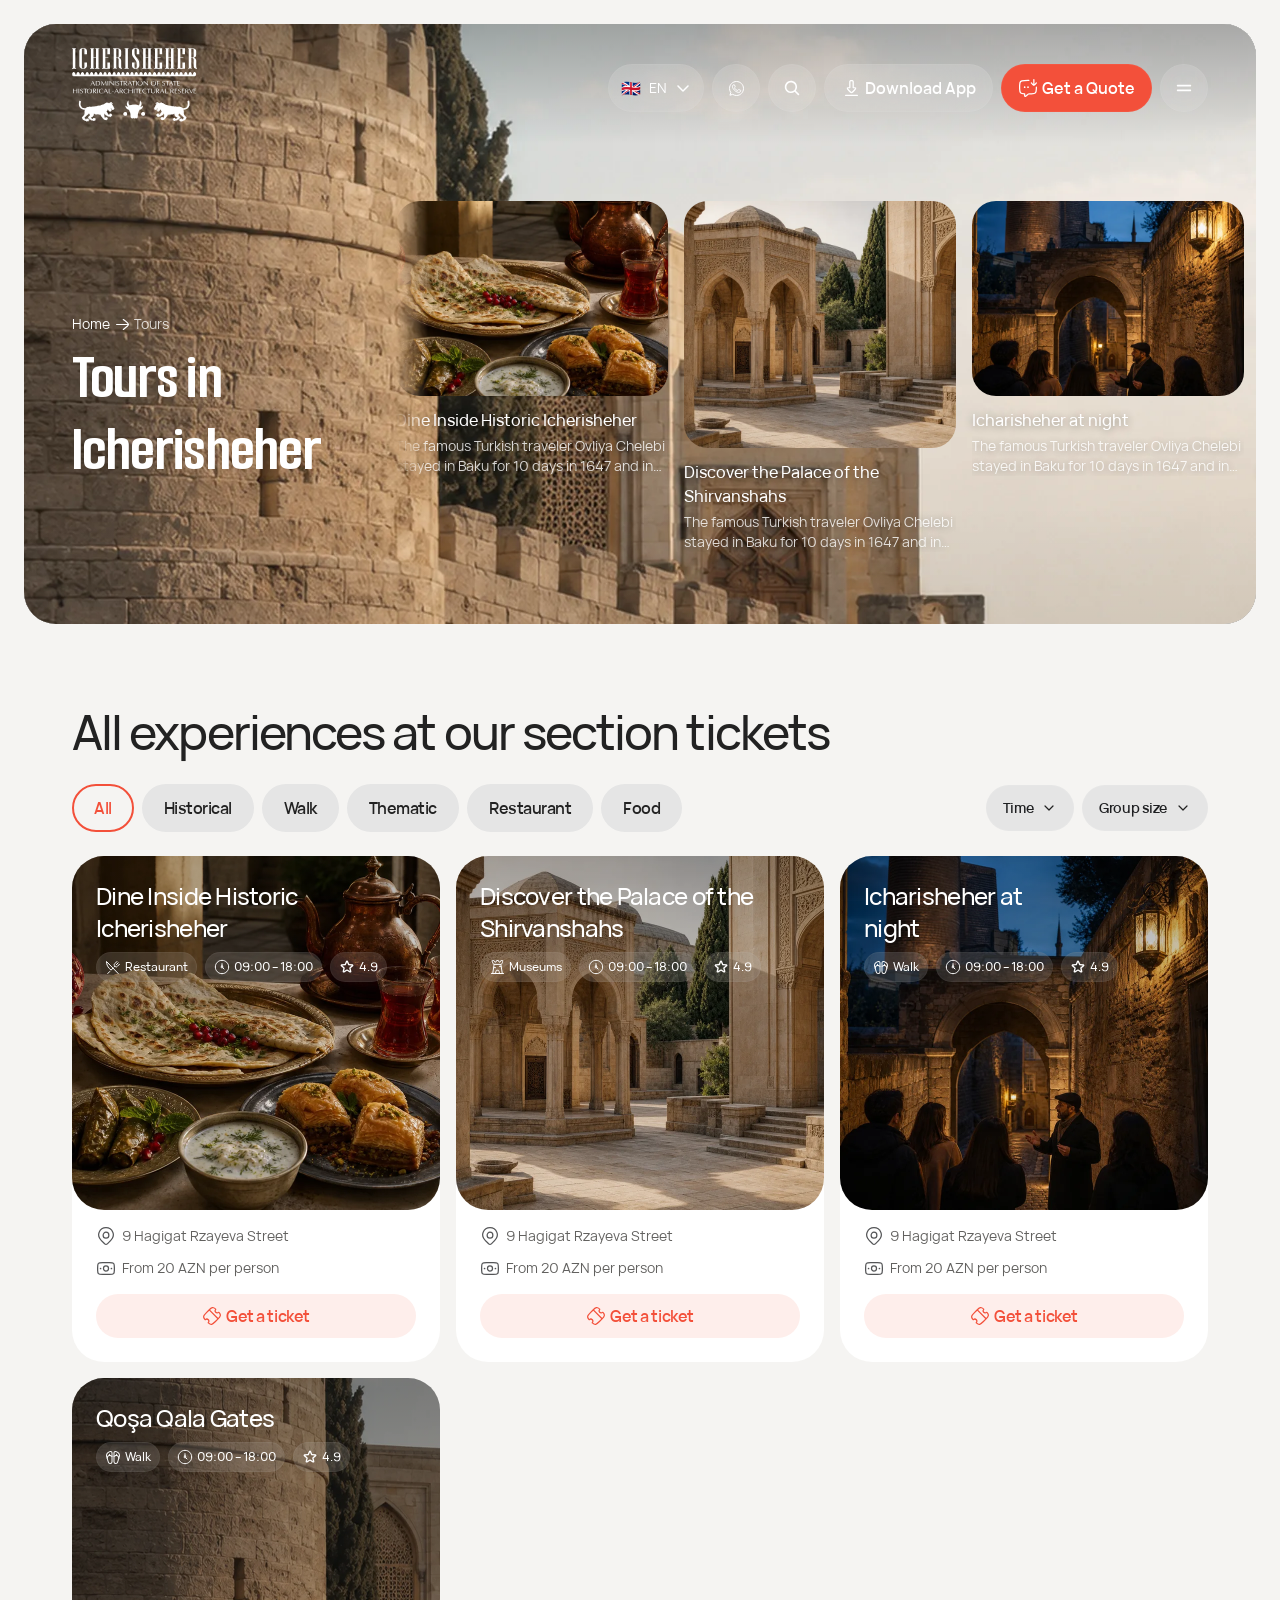
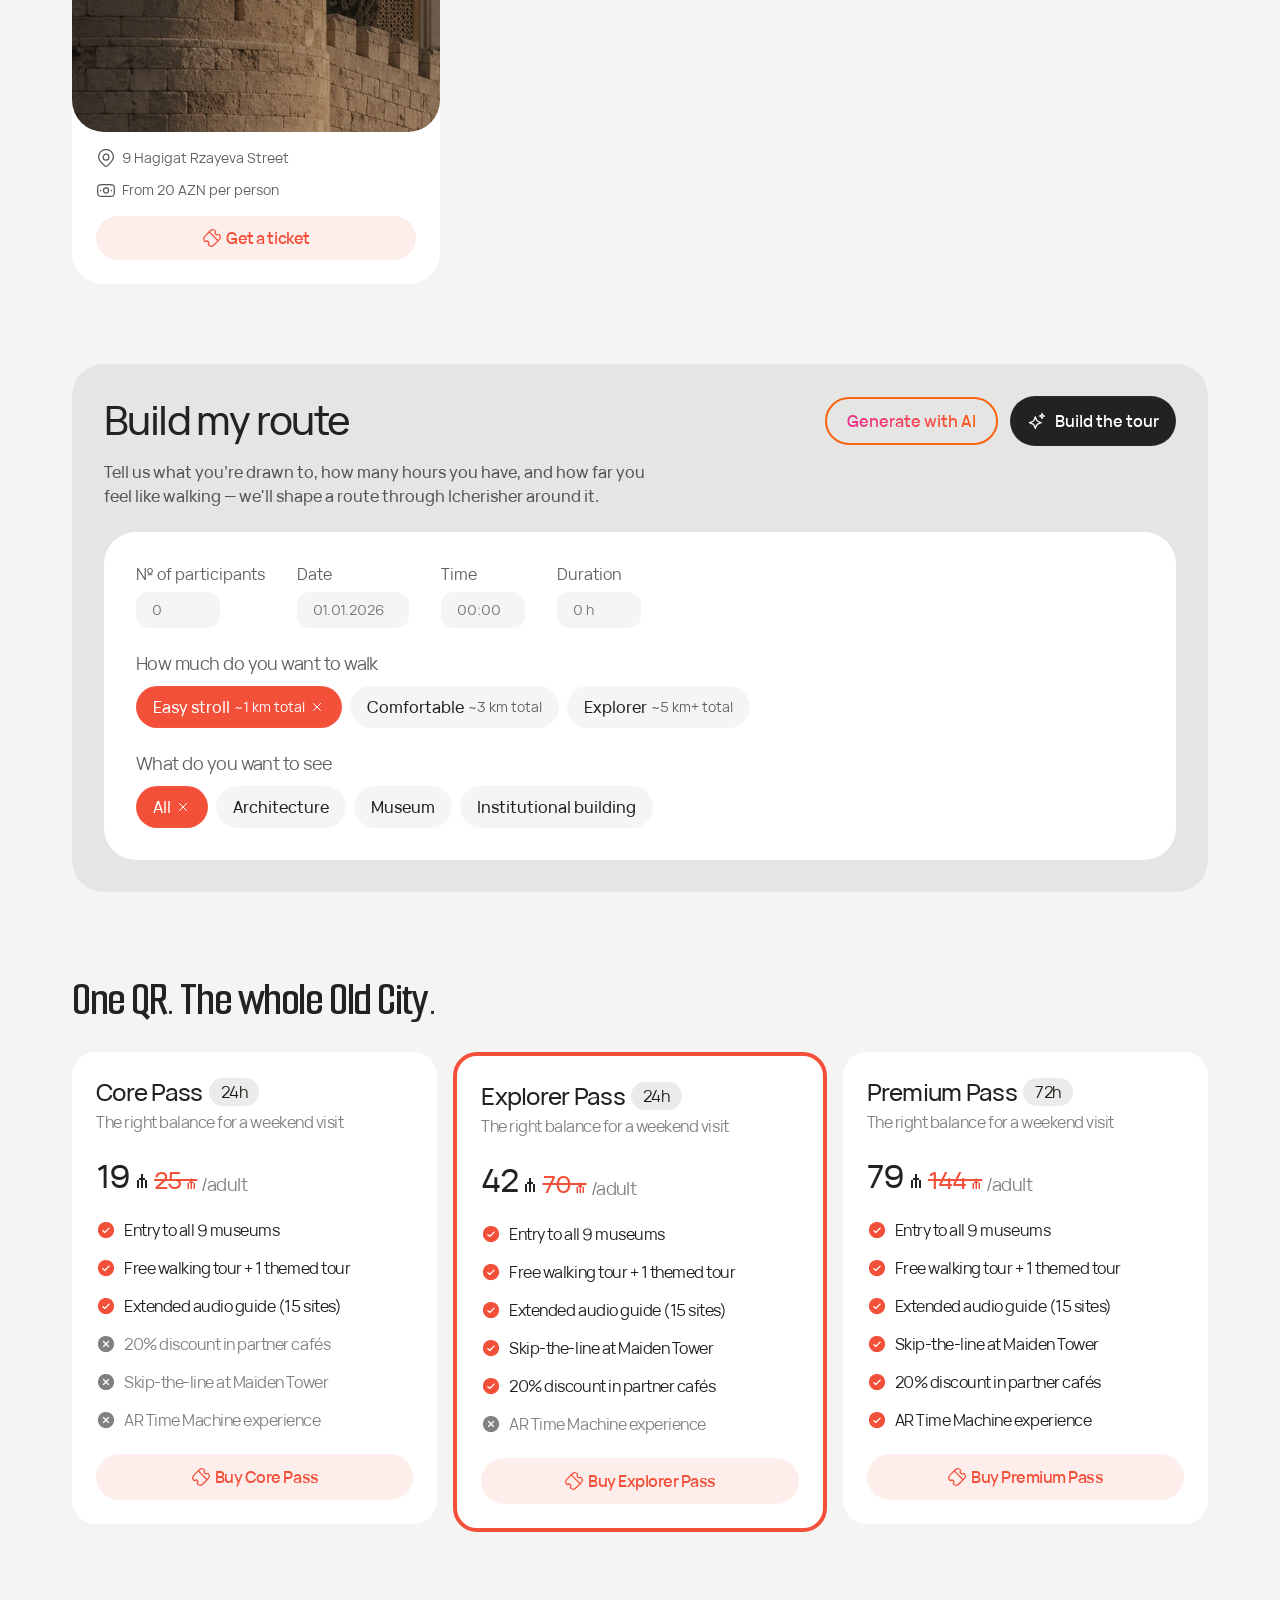
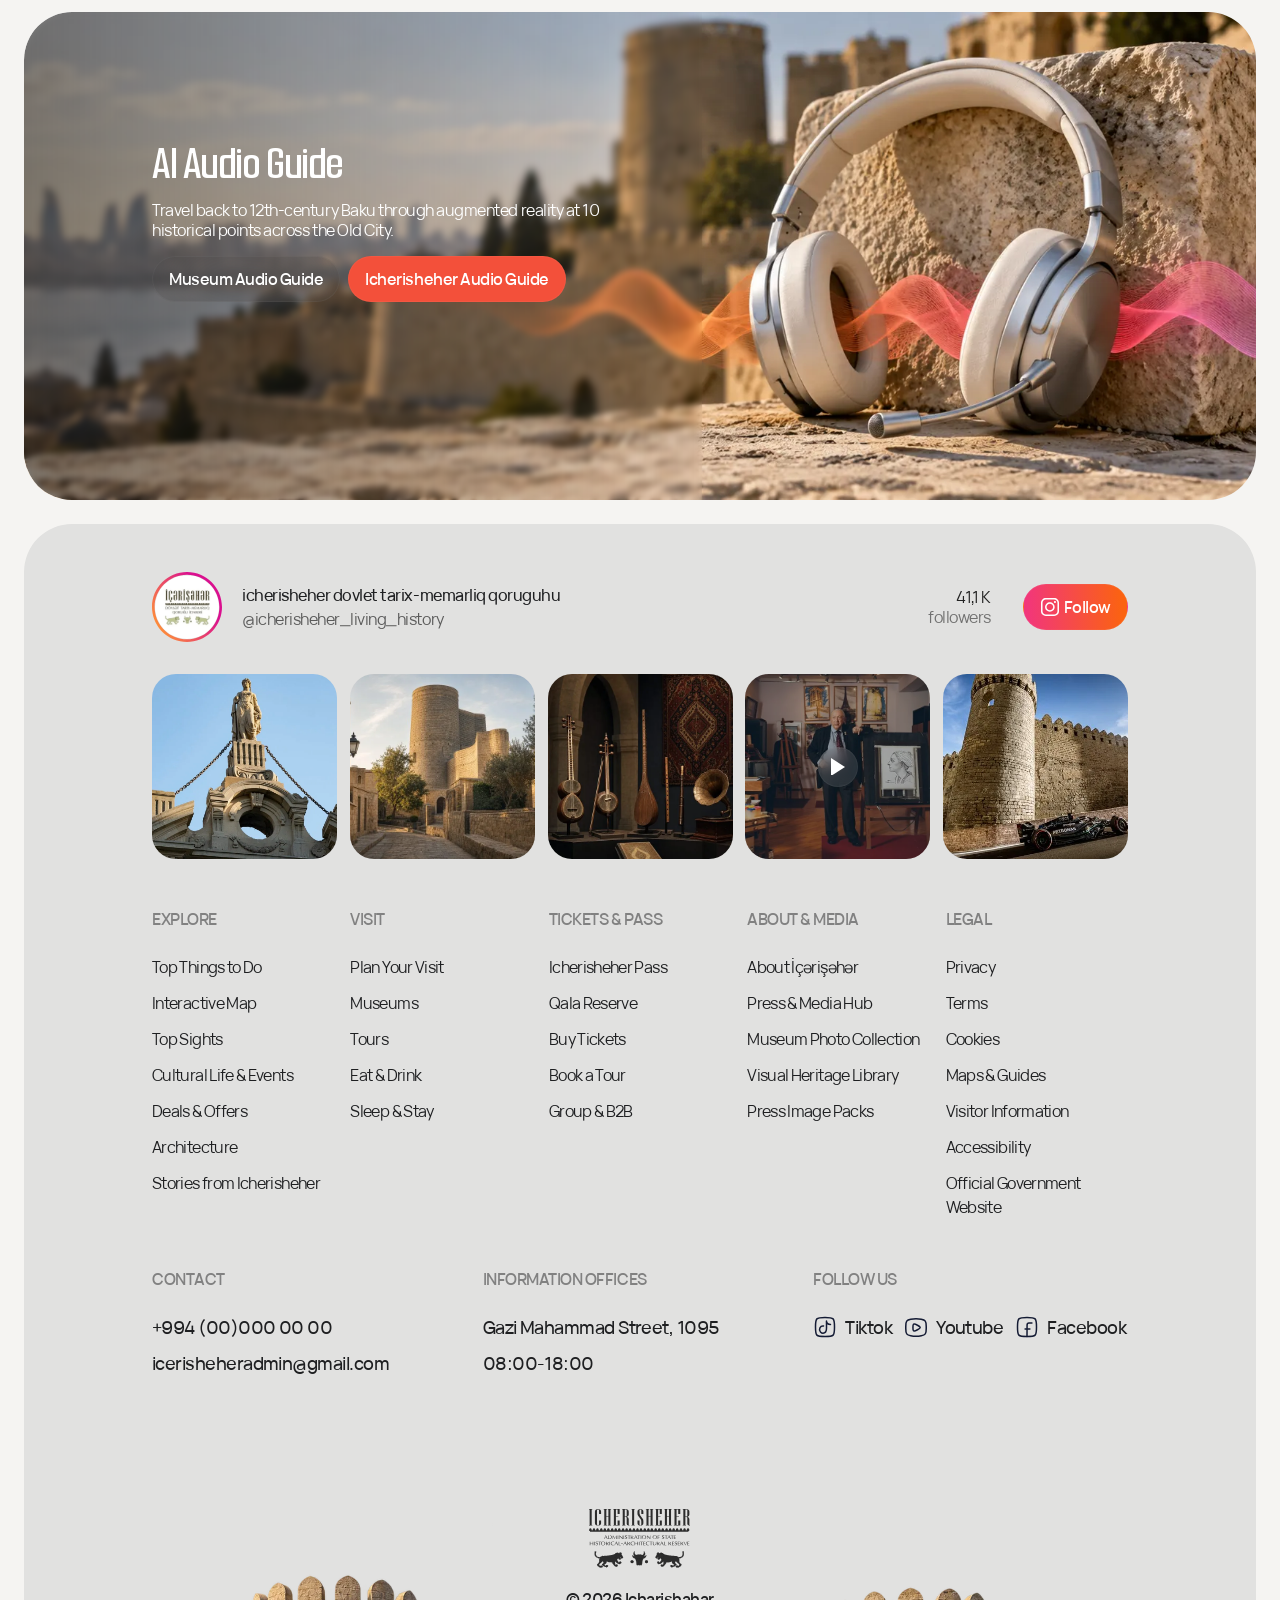
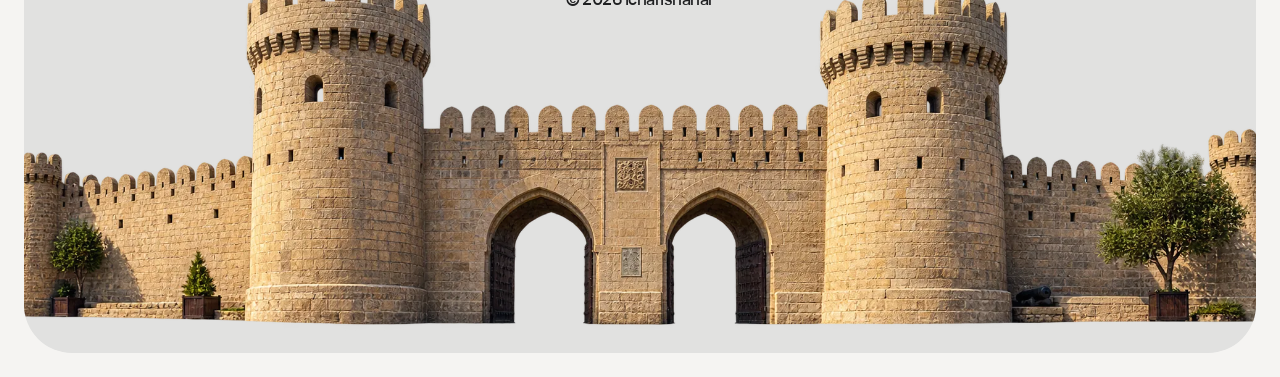
<file: tours/index.html>
<!DOCTYPE html>
<html lang="en">
<head>
  <meta charset="UTF-8">
  <meta name="viewport" content="width=device-width, initial-scale=1.0">
  <title>Tours — Icherisheher</title>
  <meta name="description" content="Tours and routes in Icherisheher, the Old City of Baku: restaurant, walking, historical and thematic tours with hours, prices and tickets.">
  <link rel="canonical" href="https://asifa499.github.io/icherisheher-home/tours/">
  <meta name="theme-color" content="#886D46">

  <meta property="og:type" content="website">
  <meta property="og:site_name" content="Icherisheher">
  <meta property="og:title" content="Tours — Icherisheher">
  <meta property="og:description" content="Tours and routes in Icherisheher, the Old City of Baku: restaurant, walking, historical and thematic tours with hours, prices and tickets.">
  <meta property="og:url" content="https://asifa499.github.io/icherisheher-home/tours/">
  <meta property="og:image" content="https://asifa499.github.io/icherisheher-home/assets/img/og-image.jpg">
  <meta name="twitter:card" content="summary_large_image">

  <link rel="icon" href="../favicon.ico" sizes="48x48">
  <link rel="icon" type="image/png" sizes="32x32" href="../favicon-32x32.png">
  <link rel="icon" type="image/png" sizes="16x16" href="../favicon-16x16.png">
  <link rel="apple-touch-icon" sizes="180x180" href="../apple-touch-icon.png">
  <link rel="manifest" href="../site.webmanifest">

  <link rel="preconnect" href="https://icherisheher-api-production.up.railway.app" crossorigin>
  <link rel="preload" as="image" href="../assets/img/tours-hero.webp" type="image/webp" fetchpriority="high">
  <link rel="preload" as="font" href="../assets/fonts/VelaSans-Regular.woff2" type="font/woff2" crossorigin>

  <!-- Paylaşılan stillər: tokens + base + header (hero.css) + footer (social.css, footer.css) -->
  <link rel="stylesheet" href="../css/tokens.css">
  <link rel="stylesheet" href="../css/base.css">
  <link rel="stylesheet" href="../css/hero.css">
  <link rel="stylesheet" href="../css/social.css">
  <link rel="stylesheet" href="../css/footer.css">
  <!-- Muzey kartı badge-ləri + hero story şeridi/kartstilləri museums səhifəsi ilə paylaşılır -->
  <link rel="stylesheet" href="../css/museums.css">
  <link rel="stylesheet" href="../css/museums-page.css">
  <link rel="stylesheet" href="../css/appar.css">
  <link rel="stylesheet" href="../css/citypass.css">
  <link rel="stylesheet" href="../css/tours-page.css">

  <!-- Header/footer partial-ları (klassik skript, defer YOX — bax js/include.js) -->
  <script src="../js/include.js"></script>

  <script>
    window.ICH.pageDict = {
      "page.tours.title": { en: "Tours in Icherisheher", az: "İçərişəhərdə turlar", ru: "Туры по Ичеришехер" },
      "page.tours.home": { en: "Home", az: "Ana səhifə", ru: "Главная" },
      "page.tours.crumb": { en: "Tours", az: "Turlar", ru: "Туры" },
      "page.tours.listTitle": { en: "All experiences at our section tickets", az: "Bölmə biletlərimizdəki bütün təcrübələr", ru: "Все впечатления по билетам нашего раздела" },
      "page.tours.filter.all": { en: "All", az: "Hamısı", ru: "Все" },
      "page.tours.filter.historical": { en: "Historical", az: "Tarixi", ru: "Исторические" },
      "page.tours.filter.walk": { en: "Walk", az: "Gəzinti", ru: "Прогулка" },
      "page.tours.filter.thematic": { en: "Thematic", az: "Tematik", ru: "Тематические" },
      "page.tours.filter.restaurant": { en: "Restaurant", az: "Restoran", ru: "Ресторан" },
      "page.tours.filter.food": { en: "Food", az: "Yemək", ru: "Еда" },
      "page.tours.time": { en: "Time", az: "Vaxt", ru: "Время" },
      "page.tours.group": { en: "Group size", az: "Qrup ölçüsü", ru: "Размер группы" },
      "page.tours.empty": { en: "Tours could not be loaded. Please try again later.", az: "Turlar yüklənmədi. Bir az sonra yenidən cəhd edin.", ru: "Не удалось загрузить туры. Повторите попытку позже." },
      "page.tours.emptyCategory": { en: "No tours in this category yet.", az: "Bu kateqoriyada hələ tur yoxdur.", ru: "В этой категории пока нет туров." },
      "page.tours.build.title": { en: "Build my route", az: "Marşrutumu qur", ru: "Построить маршрут" },
      "page.tours.build.text": {
        en: "Tell us what you're drawn to, how many hours you have, and how far you feel like walking — we'll shape a route through Icherisher around it.",
        az: "Sizi nə cəlb etdiyini, neçə saatınız olduğunu və nə qədər gəzmək istədiyinizi bildirin — İçərişəhərdə marşrutu buna uyğun quraq.",
        ru: "Расскажите, что вас привлекает, сколько у вас времени и как далеко вы готовы идти — мы построим маршрут по Ичеришехер под вас.",
      },
      "page.tours.build.ai": { en: "Generate with AI", az: "AI ilə yarat", ru: "Создать с ИИ" },
      "page.tours.build.go": { en: "Build the tour", az: "Turu qur", ru: "Построить тур" },
      "page.tours.build.participants": { en: "№ of participants", az: "İştirakçı sayı", ru: "№ участников" },
      "page.tours.build.date": { en: "Date", az: "Tarix", ru: "Дата" },
      "page.tours.build.time": { en: "Time", az: "Vaxt", ru: "Время" },
      "page.tours.build.duration": { en: "Duration", az: "Müddət", ru: "Длительность" },
      "page.tours.build.walk": { en: "How much do you want to walk", az: "Nə qədər gəzmək istəyirsiniz", ru: "Сколько вы хотите пройти" },
      "page.tours.build.walk.easy": { en: "Easy stroll", az: "Rahat gəzinti", ru: "Лёгкая прогулка" },
      "page.tours.build.walk.easyKm": { en: "~1 km total", az: "cəmi ~1 km", ru: "всего ~1 км" },
      "page.tours.build.walk.comfortable": { en: "Comfortable", az: "Rahat", ru: "Комфортно" },
      "page.tours.build.walk.comfortableKm": { en: "~3 km total", az: "cəmi ~3 km", ru: "всего ~3 км" },
      "page.tours.build.walk.explorer": { en: "Explorer", az: "Kəşfiyyatçı", ru: "Исследователь" },
      "page.tours.build.walk.explorerKm": { en: "~5 km+ total", az: "cəmi ~5 km+", ru: "всего ~5 км+" },
      "page.tours.build.see": { en: "What do you want to see", az: "Nəyi görmək istəyirsiniz", ru: "Что вы хотите увидеть" },
      "page.tours.build.see.all": { en: "All", az: "Hamısı", ru: "Всё" },
      "page.tours.build.see.architecture": { en: "Architecture", az: "Memarlıq", ru: "Архитектура" },
      "page.tours.build.see.museum": { en: "Museum", az: "Muzey", ru: "Музей" },
      "page.tours.build.see.institutional": { en: "Institutional building", az: "İnstitusional bina", ru: "Институциональное здание" },
    };
  </script>
</head>
<body>

  <!-- Figma web 3047:9421 · mobil 3047:10547 (tours_page).
       id="hero"/"routes"/"citypass" QƏSDƏN yoxdur: həmin feature flag-lar yalnız Home bölmələrini gizləyir. -->
  <section class="hero-section block mp-hero-section" data-figma="3047:10156">
    <div class="hero mp-hero">
      <div class="hero__bg mp-hero__bg tp-hero__bg" aria-hidden="true"></div>
      <div class="hero__scrim-top" aria-hidden="true"></div>
      <div class="hero__scrim-bottom" aria-hidden="true"></div>

      <div data-include="header"></div>

      <div class="mp-hero__content">
        <div class="mp-hero__text">
          <nav class="mp-crumbs" aria-label="Breadcrumb">
            <a href="../" data-i18n="page.tours.home">Home</a>
            <img src="../assets/img/museum-icon-arrow-right.svg" alt="" width="16" height="16">
            <span aria-current="page" data-i18n="page.tours.crumb">Tours</span>
          </nav>
          <h1 class="mp-hero__title tp-hero__title" data-i18n="page.tours.title">Tours in Icherisheher</h1>
        </div>
        <!-- Story şeridi: API-dən gələn turlarla (js/tours-page.js) doldurulur -->
        <div class="mp-stories" data-tp-stories aria-live="polite"></div>
      </div>
    </div>
  </section>

  <main id="main">
    <section id="tours-list" class="container mp-list tp-list" data-figma="3047:9422">
      <h2 class="mp-list__title" data-i18n="page.tours.listTitle">All experiences at our section tickets</h2>
      <div class="tp-filters">
        <div class="tp-chips" data-tp-chips role="group"></div>
        <div class="tp-filters__side">
          <button class="mp-filter" type="button"><span data-i18n="page.tours.time">Time</span><img src="../assets/img/hero-icon-chevron-down-dark.svg" alt="" width="16" height="16"></button>
          <button class="mp-filter" type="button"><span data-i18n="page.tours.group">Group size</span><img src="../assets/img/hero-icon-chevron-down-dark.svg" alt="" width="16" height="16"></button>
        </div>
      </div>
      <div class="mp-grid tp-grid" data-tp-grid aria-live="polite"></div>
    </section>

    <!-- Build my route — Figma 3047:9469 (forma hələ heç yerə göndərmir: backend/AI endpoint-i yoxdur) -->
    <section class="container tp-build" data-figma="3047:9469">
      <div class="tp-build__head">
        <div class="tp-build__copy">
          <h2 class="tp-build__title" data-i18n="page.tours.build.title">Build my route</h2>
          <p class="tp-build__text" data-i18n="page.tours.build.text">Tell us what you're drawn to, how many hours you have, and how far you feel like walking — we'll shape a route through Icherisher around it.</p>
        </div>
        <div class="tp-build__actions">
          <button class="tp-build__ai" type="button" data-i18n="page.tours.build.ai">Generate with AI</button>
          <button class="tp-build__go" type="button"><img src="../assets/img/hero-icon-sparkle.svg" alt="" width="20" height="20"><span data-i18n="page.tours.build.go">Build the tour</span></button>
        </div>
      </div>
      <form class="tp-form" data-tp-form onsubmit="return false">
        <div class="tp-form__fields">
          <label class="tp-field"><span data-i18n="page.tours.build.participants">№ of participants</span><input type="text" inputmode="numeric" placeholder="0"></label>
          <label class="tp-field"><span data-i18n="page.tours.build.date">Date</span><input type="text" placeholder="01.01.2026"></label>
          <label class="tp-field"><span data-i18n="page.tours.build.time">Time</span><input type="text" placeholder="00:00"></label>
          <label class="tp-field"><span data-i18n="page.tours.build.duration">Duration</span><input type="text" placeholder="0 h"></label>
        </div>
        <div class="tp-form__group">
          <p class="tp-form__label" data-i18n="page.tours.build.walk">How much do you want to walk</p>
          <div class="tp-form__chips" data-tp-single>
            <button class="tp-pill is-active" type="button" aria-pressed="true"><span data-i18n="page.tours.build.walk.easy">Easy stroll</span><small data-i18n="page.tours.build.walk.easyKm">~1 km total</small><img class="tp-pill__x" src="../assets/img/tours-icon-xmark-white.svg" alt="" width="16" height="16"></button>
            <button class="tp-pill" type="button" aria-pressed="false"><span data-i18n="page.tours.build.walk.comfortable">Comfortable</span><small data-i18n="page.tours.build.walk.comfortableKm">~3 km total</small></button>
            <button class="tp-pill" type="button" aria-pressed="false"><span data-i18n="page.tours.build.walk.explorer">Explorer</span><small data-i18n="page.tours.build.walk.explorerKm">~5 km+ total</small></button>
          </div>
        </div>
        <div class="tp-form__group">
          <p class="tp-form__label" data-i18n="page.tours.build.see">What do you want to see</p>
          <div class="tp-form__chips" data-tp-multi>
            <button class="tp-pill is-active" type="button" aria-pressed="true"><span data-i18n="page.tours.build.see.all">All</span><img class="tp-pill__x" src="../assets/img/tours-icon-xmark-white.svg" alt="" width="16" height="16"></button>
            <button class="tp-pill" type="button" aria-pressed="false"><span data-i18n="page.tours.build.see.architecture">Architecture</span></button>
            <button class="tp-pill" type="button" aria-pressed="false"><span data-i18n="page.tours.build.see.museum">Museum</span></button>
            <button class="tp-pill" type="button" aria-pressed="false"><span data-i18n="page.tours.build.see.institutional">Institutional building</span></button>
          </div>
        </div>
      </form>
    </section>

    <!-- City Pass kartları — Home ilə eyni (js/passes.js, css/citypass.css) -->
    <section class="citypass-section container" data-figma="3047:9921">
      <h2 class="citypass__title" data-i18n="citypass.title">One QR. The whole Old City.</h2>
      <div class="citypass__row" data-passes-row data-buy-href="pass/" aria-live="polite"></div>
    </section>
    <!-- AI Audio Guide — Figma 40000073:2432 (Home app-ar bölməsindəki .appar-time ilə eyni blok) -->
    <section class="block appar-section mp-audio" data-figma="40000073:2432">
      <div class="appar-time">
        <div class="appar-time__scrim"></div>
        <div class="appar-time__content">
          <div class="appar-time__copy">
            <h2 class="appar-time__title" data-i18n="appar.time.title">AI Audio Guide</h2>
            <p class="appar-time__text" data-i18n="appar.time.text">Travel back to 12th-century Baku through augmented reality at 10 historical points across the Old City.</p>
          </div>
          <div class="appar-time__actions">
            <a class="appar-time__btn appar-time__btn--glass" href="#" data-i18n="appar.time.explore">Museum Audio Guide</a>
            <a class="appar-time__btn appar-time__btn--light" href="#" data-i18n="appar.time.getPass">Icherisheher Audio Guide</a>
          </div>
        </div>
      </div>
    </section>
  </main>

  <!-- Sosial feed + footer: partials/footer.html -->
  <div data-include="footer"></div>

  <!-- Paylaşılan (hər səhifədə) -->
  <script type="module" src="../js/i18n.js"></script>
  <script type="module" src="../js/config.js"></script>
  <script type="module" src="../js/lang.js"></script>
  <script type="module" src="../js/nav-menu.js"></script>
  <script type="module" src="../js/scroll-links.js"></script>
  <script type="module" src="../js/passes.js"></script>
  <script type="module" src="../js/tours-page.js"></script>
</body>
</html>
</file>
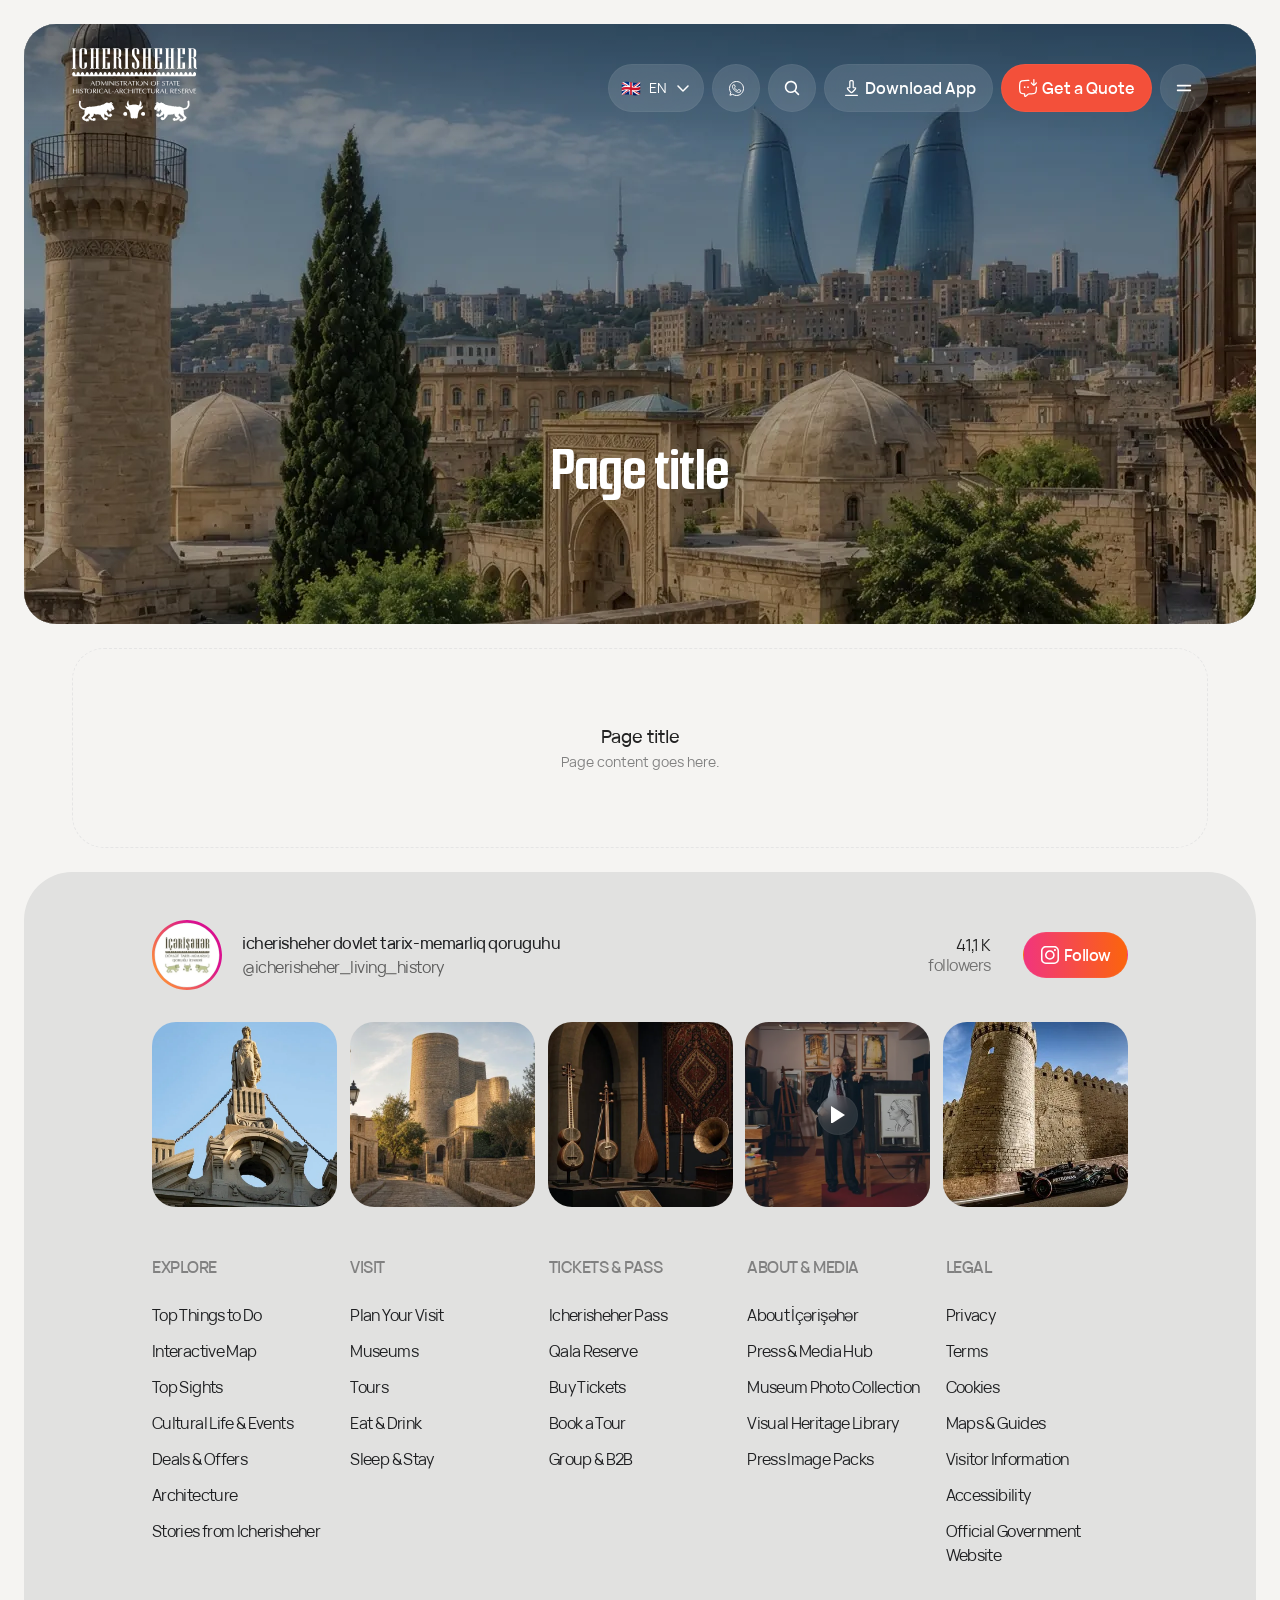
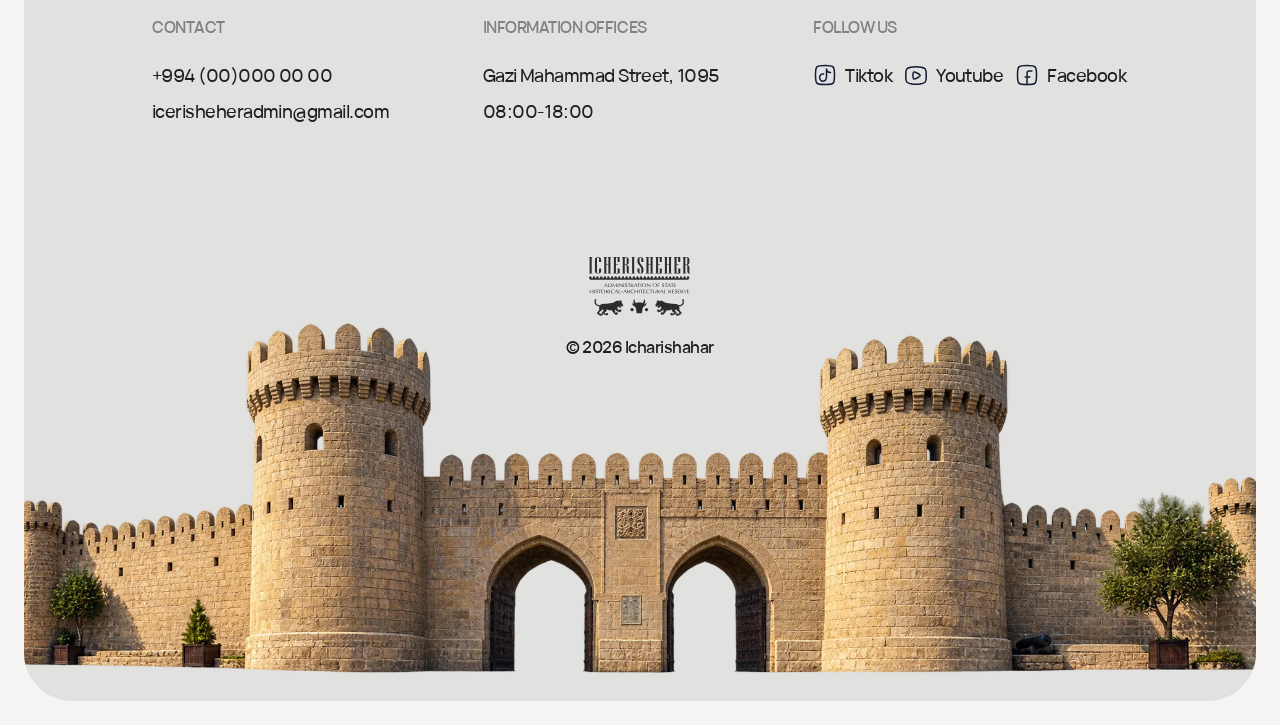
<file: page-template.html>
<!DOCTYPE html>
<!--
  page-template.html — boş daxili səhifə şablonu (bax CLAUDE.md, "Yeni səhifə necə yaradılır").

  Bu fayl kökdə durur ki, olduğu kimi açılıb yoxlanılsın. Yeni səhifə üçün:
    1. <slug>/index.html kimi kopyala (URL: /<slug>/).
    2. Bu faylda HƏR statik yol "./" ilə başlayır — kopyada hamısını "../" ilə əvəz et
       (bir səviyyə dərinlik; iki səviyyədə "../../"). Başqa heç nə dəyişmir:
       header/footer partial-ları və JS-in yaratdığı bütün yollar BASE_URL-dən keçir.
    3. PAGE: ilə işarələnmiş yerləri doldur.
-->
<html lang="en">
<head>
  <meta charset="UTF-8">
  <meta name="viewport" content="width=device-width, initial-scale=1.0">
  <!-- PAGE: başlıq, təsvir, canonical (mütləq URL, sonunda "/") -->
  <title>Page title — Icherisheher</title>
  <meta name="description" content="PAGE: one-sentence description of this page.">
  <link rel="canonical" href="https://asifa499.github.io/icherisheher-home/page-template.html">
  <meta name="theme-color" content="#886D46">
  <meta name="robots" content="noindex"><!-- PAGE: real səhifədə sil -->

  <meta property="og:type" content="website">
  <meta property="og:site_name" content="Icherisheher">
  <meta property="og:title" content="Page title — Icherisheher">
  <meta property="og:description" content="PAGE: one-sentence description of this page.">
  <meta property="og:url" content="https://asifa499.github.io/icherisheher-home/page-template.html">
  <meta property="og:image" content="https://asifa499.github.io/icherisheher-home/assets/img/og-image.jpg">
  <meta name="twitter:card" content="summary_large_image">

  <link rel="icon" href="./favicon.ico" sizes="48x48">
  <link rel="icon" type="image/png" sizes="32x32" href="./favicon-32x32.png">
  <link rel="icon" type="image/png" sizes="16x16" href="./favicon-16x16.png">
  <link rel="apple-touch-icon" sizes="180x180" href="./apple-touch-icon.png">
  <link rel="manifest" href="./site.webmanifest">

  <link rel="preconnect" href="https://icherisheher-api-production.up.railway.app" crossorigin>
  <link rel="preload" as="font" href="./assets/fonts/VelaSans-Regular.woff2" type="font/woff2" crossorigin>

  <!-- Paylaşılan stillər: tokens + base + header (hero.css) + footer (social.css, footer.css) -->
  <link rel="stylesheet" href="./css/tokens.css">
  <link rel="stylesheet" href="./css/base.css">
  <link rel="stylesheet" href="./css/hero.css">
  <link rel="stylesheet" href="./css/social.css">
  <link rel="stylesheet" href="./css/footer.css">
  <!-- PAGE: səhifənin öz bölmə stilləri, məs. <link rel="stylesheet" href="./css/museums.css"> -->

  <!-- Header/footer partial-ları (klassik skript, defer YOX — bax js/include.js) -->
  <script src="./js/include.js"></script>

  <!-- PAGE: səhifəyə xas i18n açarları (data-i18n="page.*"). Modul skriptlərindən
       ƏVVƏL olmalıdır; ümumi açarlar (nav.*, footer.* …) js/i18n.js-dədir. -->
  <script>
    window.ICH.pageDict = {
      "page.title": { en: "Page title", az: "Səhifə başlığı", ru: "Заголовок страницы" },
      "page.placeholder": {
        en: "Page content goes here.",
        az: "Səhifənin məzmunu buraya gəlir.",
        ru: "Здесь будет содержимое страницы.",
      },
    };
  </script>
</head>
<body>

  <!-- Başlıq: foto fonlu kart + partials/header.html (nav, dil seçici, burger menyu).
       Hündürlük/fon hələlik Home hero-su ilə eynidir (css/hero.css) — daxili səhifə
       başlığı üçün Figma dizaynı gələndə öz bölmə CSS-i ilə düzəlişlənəcək.
       id="hero" QƏSDƏN yoxdur: "hero" feature flag-ı yalnız Home hero-sunu gizlədir. -->
  <section class="hero-section block">
    <div class="hero">
      <div class="hero__bg" aria-hidden="true"></div>
      <div class="hero__scrim-top" aria-hidden="true"></div>
      <div class="hero__scrim-bottom" aria-hidden="true"></div>

      <div data-include="header"></div>

      <h1 class="hero__title" data-i18n="page.title">Page title</h1>
    </div>
  </section>

  <!-- PAGE: məzmun. Hər bölmə öz <section id="…" data-figma="…">-i ilə; feature flag
       lazımdırsa js/config.js-dəki SECTION_ID_BY_FLAG-a əlavə et. -->
  <main id="main">
    <section class="section is-placeholder container">
      <p class="ph-label"><strong data-i18n="page.title">Page title</strong><span data-i18n="page.placeholder">Page content goes here.</span></p>
    </section>
  </main>

  <!-- Sosial feed + footer: partials/footer.html -->
  <div data-include="footer"></div>

  <!-- Paylaşılan (hər səhifədə) -->
  <script type="module" src="./js/i18n.js"></script>
  <script type="module" src="./js/config.js"></script>
  <script type="module" src="./js/lang.js"></script>
  <script type="module" src="./js/nav-menu.js"></script>
  <script type="module" src="./js/scroll-links.js"></script>
  <!-- PAGE: yalnız bu səhifədə olan bölmələrin skriptləri, məs.
       <script type="module" src="./js/museums.js"></script> -->
</body>
</html>
</file>
<file: css/tokens.css>
/* ============================================================
   Ä°Ã§É™riÅŸÉ™hÉ™r â€” Design Tokens
   MÉ™nbÉ™: Figma "Icherisheher-Web-New" (1Dt91grTLV8DqpAPEmusE2) — 2026-09-30-dan
   yeganə mənbə; köhnə fayl tJ0lCzuMMZdMygPz8nwZEs OBSOLETDİR
   home_page: 1615:2715 (web 1440px) / 3047:12604 (mobile 393px; 2026-10-01-dək 1627:2200)
   ÆvvÉ™lki node-lar (1523:4706 / 1523:5735) 2026-09-25-dÉ™ fayl daxilindÉ™ yeni
   frame-É™ kÃ¶Ã§Ã¼rÃ¼lÃ¼b — bax CLAUDE.md "Figma mÉ™nbÉ™yi".
   BÃ¼tÃ¼n dÉ™yÉ™rlÉ™r Figma-dan birbaÅŸa oxunub.
   ============================================================ */

:root {
  /* ---------- RÉ™nglÉ™r (Figma paint styles) ---------- */
  --c-brand:      #886D46;   /* "brand" â€” bÃ¼rÃ¼nc/brass, É™sas CTA */
  --c-orange:     #FD6310;   /* "orange" â€” vurÄŸu, aktiv elementlÉ™r */
  --c-black:      #222222;   /* "black" â€” É™sas mÉ™tn */
  --c-gray:       #818181;   /* "gray" â€” ikinci dÉ™rÉ™cÉ™li mÉ™tn */
  --c-light-gray: #E5E5E5;   /* "light-gray" â€” ayÄ±rÄ±cÄ±lar, sÉ™rhÉ™dlÉ™r */
  --c-white:      #FFFFFF;

  /* ---------- RÉ™nglÉ™r (sÉ™hifÉ™dÉ™n oxunan) ---------- */
  --c-page-bg:    #F5F4F2;   /* home_page frame fill (web). 2026-09-25: mobil frame-in
                                (home_page_mobile, 1627:2200) öz fonu #EFEEED oxunur — kiçik
                                fərq, təsdiqlənməyənə qədər tək dəyər saxlanılır */
  --c-panel-soft: rgba(227, 227, 226, 0.89); /* Tours "Build my route" paneli (3047:9469) */
  --c-footer-bg:  #E1E1E0;   /* Frame 610 (footer bloku, web). 2026-09-25: mobildə footer fonu
                                #E4E4E3 oxunur (node 1627:2760) — kiçik fərq, təsdiqlənməyənə
                                qədər tək dəyər saxlanılır */
  --c-panel-bg:   #E3E3E2;   /* Rectangle 30 (app promo) â€” 89% opacity ilÉ™ */
  --c-surface:    #EAEAEA;   /* kart daxili aÃ§Ä±q sÉ™th — 2026-09-25 Figma yenilənməsində
                                bu dəyər web home_page-də tapılmadı (istifadəsi görünmür),
                                təsdiqlənməyənə qədər dəyişməyib */
  --c-text-soft:  #62615F;   /* yumÅŸaq mÉ™tn variantÄ± */
  --c-text-dark:  #211C16;   /* isti-tÃ¼nd baÅŸlÄ±q variantÄ± — 2026-09-25: Figma-da #211C16-dan
                                #221D17-yə yenilənib (UNESCO intro mətni, node 1615:3601) */
  --c-ivory:      #FAFAF5;   /* aÃ§Ä±q mÉ™tn (tÃ¼nd fonda) */
  --c-text-muted: #ABABAB;   /* UNESCO intro — ötəri mətn rəngi (Etap 2) */
  --c-brand-base: #F3503A;   /* "brand/base" (yeni Figma 2026-10-23) — "Get a Quote" fonu; --c-card-ring ilə eyni dəyər */
  --c-card-ring:  #F3503A;   /* Resources kart halqası (Etap 6) — bu node-da "orange" paint stili
                                bu dəyəri qaytarır, home_page-dəki --c-orange (#FD6310) ilə eyni deyil.
                                2026-09-25: yeni dizaynda bu dəyər (#F3503A) artıq CTA/border/qiymət
                                mətni boyu dominant rəngdir (47 istifadə), --c-orange (#FD6310) isə
                                yalnız Museums bölməsinin kiçik səhifələmə nöqtələrində qalıb (7 istifadə).
                                2026-09-30: "brand/base" olaraq da təsdiqləndi — App store/Google play
                                düymələri, QR kod fonu (app-ar, 3020:2169) və sosial feed-in Follow
                                düyməsi (3020:2172) bu rəngi işlədir, əvvəllər səhvən --c-black/
                                --c-map-pill (qara) saxlanılmışdı */

  /* ÅžÃ¼ÅŸÉ™ effektli Ã§iplÉ™r (hero Ã¼zÉ™rindÉ™) */
  --c-glass-12:   rgba(255, 255, 255, 0.12);
  --c-glass-16:   rgba(255, 255, 255, 0.16);
  --c-shadow-10:  rgba(0, 0, 0, 0.10);
  --c-shadow-08:  rgba(0, 0, 0, 0.08);
  --c-shadow-06:  rgba(0, 0, 0, 0.06);
  --c-glass-04:   rgba(255, 255, 255, 0.04);
  --c-hairline:   #ECECEC;   /* hero explore paneli ayırıcısı */
  --c-chip-peach: #FEEEEB;   /* hero explore paneli çiplərinin fonu (2026-09-25, node 1615:3176) —
                                çip mətn/ikon rəngi --c-card-ring (#F3503A) ilə eynidir */
  --c-cta-peach:  #FEEEEB;   /* museums kart "Get a ticket" CTA fonu — 2026-10-01: #FEE2D2 → brand/light
                                #FEEEEB (ui kit tinted düymə, 3034:45115; City Pass "Buy" düymələri də) (əvvəl node 1615:3486) —
                                mətn/ikon rəngi də --c-card-ring (#F3503A) */
  --c-date-day-bg:   #FBCBC4; /* season tədbir kartı — gün rəqəmi fonu (2026-09-25, node 1615:3030) */
  --c-date-month-bg: #F2F0F0; /* eyni nişan — ay adı fonu (2026-09-25, node 1615:3032) */
  --c-audio-peach:   #FEEEEB; /* nearby məkan kartı "Audio guide" düyməsinin fonu (2026-09-25,
                                node 1615:3651) — mətn/ikon rəngi də --c-card-ring (#F3503A) */
  --c-gold:       #EE25A3;   /* "ai" gradient bitiş rəngi (Inspire me düyməsi) — 2026-09-25:
                                Figma-da #F5B90E (qızılı) əvəzinə #EE25A3 (magenta) qaytarır
                                (node 1615:3196, linear-gradient #FB6310→#EE25A3). Ad artıq
                                dəyəri əks etdirmir ("gold" adı saxlanılıb, struktur dəyişikliyi
                                bu tapşırığın hüdudundan kənardır) — adın dəyişdirilməsi Asifdən
                                təsdiq gözləyir */
  --c-flame:      #FB6310;   /* "ai" gradient başlanğıc rəngi + sərhəd (Inspire me düyməsi,
                                node 1615:3196) — --c-orange (#FD6310) ilə demək olar eyni
                                (2 vahid fərq), amma node property-si məhz bu dəyəri qaytarır,
                                bağlı bir stil dəyişəninə bağlı olmadığı üçün ayrı token kimi
                                saxlanılıb */
  --c-content-secondary: #545557; /* "content/secondary" (2026-10-01) — app promo mətni (1615:3375);
                                --c-value / --c-place-body da bu dəyərdədir */
  --c-content-primary: #1E1F21; /* "content/primary" — 2026-09-30: Explore düyməsinin mətni
                                (app-ar, node 1615:3363) bu dəyəri qaytarır, --c-black (#222222)
                                ilə deyil. CLAUDE.md-də bu token 22 istifadə üçün qərarsız kimi
                                qeyd olunmuşdu (bax "Yeni Figma faylı" bölməsi) — burada YALNIZ
                                bu düymə üçün əlavə edildi (bu tapşırığın hüdudu: düymə rəngləri),
                                qalan 21 istifadə (məs. intro mətni) hələ --c-text-dark saxlayır */

  /* See What's Nearby — xəritə bloku (Etap 7, Figma 1615:3617) */
  --c-map-panel:   #E3E3E2;  /* blok fonu (web-də 89% şəffaflıqla) */
  --c-map-panel-m: #E0E0DF;  /* eyni blok, mobil variant (2026-09-25: unchanged, 1627:2714) */
  --c-map-pill:    #111112;  /* "Google maps" nişanı — content/primary */
  --c-map-pill-tx: #EDEDED;  /* həmin nişanın mətni */
  --c-place-title: #1E1F21;  /* məkan kartı başlığı — 2026-10-01: #272727 → content/primary #1E1F21 (1615:3632) */
  --c-place-body:  #545557;  /* məkan kartı təsviri — 2026-10-01: #636260 → content/secondary #545557 (1615:3635) */
  --c-label:       #818181;  /* content/tertiary — "Open hours" etiketi (2026-10-01: #717178 → #818181, 1615:3639) */
  --c-value:       #545557;  /* content/secondary — etiketin dəyəri (2026-10-01: #414145 → #545557, 1615:3640) */
  /* Nearby xəritə markerləri (Google Maps JS API) — Figma-da yoxdur, marka
     palitrasından (brand/flame) qurulub; ölçülər öz qərarımızdır. */
  --pin-size:        36px;
  --pin-size-active: 44px;

  /* City Pass kartları (Etap 8, Figma 1615:2894) */
  --t-price:    32px; --t-price-lh:    40px;  /* kart qiyməti — 2026-10-01: sətirarası 28 → 40
                                                 (1615:2905, title5 32/40) */

  /* ---------- Tipoqrafiya ----------
     Æsas ailÉ™: Vela Sans (Regular 400 / Medium 500 / SemiBold 600)
     Fayllar assets/fonts/ altÄ±nda self-host olunacaq. */
  --font-display: "Smooch Sans", "Vela Sans", "Segoe UI", "Helvetica Neue", Arial, sans-serif; /* 2026-10-23 yeni Figma: hero + bölmə başlıqları (Bold) */
  --font-main: "Vela Sans", "Segoe UI", "Helvetica Neue", Arial, sans-serif;

  /* Ã–lÃ§Ã¼ ÅŸkalasÄ± (Figma-dan: size/line-height) */
  --t-hero:      64px; --t-hero-lh:      72px;  /* hero baÅŸlÄ±q (Medium/Regular) */
  --t-h2:        48px; --t-h2-lh:        56px;  /* bÃ¶lmÉ™ baÅŸlÄ±qlarÄ± (Medium) */
  --t-h3:        28px; --t-h3-lh:        36px;  /* alt baÅŸlÄ±qlar (Medium) */
  --t-h4:        24px; --t-h4-lh:        28px;  /* kart baÅŸlÄ±qlarÄ± (Medium) */
  --t-h5:        22px; --t-h5-lh:        28px;
  --t-lead:      18px; --t-lead-lh:      24px;  /* Ã¶nÉ™ Ã§Ä±xan mÉ™tn (Medium) */
  --t-panel:     20px; --t-panel-lh:     24px;  /* burger menyu CTA mətni (Medium). 2026-10-01: hero explore paneli
                                                  başlıqları 18/24-ə keçdi (1615:3174) və --t-lead işlədir; menyu
                                                  frame-i (1627:4777) hələ 20px saxlayır */
  --t-header:    24px; --t-header-lh:    32px;  /* "header/medium" 24/32 — City Pass adı (1615:2900), nearby kart başlığı (1615:3632) */
  --t-statement: 32px; --t-statement-lh: 40px;  /* UNESCO intro mətni (Etap 2, Regular) */
  --t-body:      16px; --t-body-lh:      24px;  /* gÃ¶vdÉ™ (Regular) â€” dominant */
  --t-body-tight-lh: 20px;                      /* sÄ±x gÃ¶vdÉ™ (Ã§iplÉ™r, meta) */
  --t-small:     14px; --t-small-lh:     20px;
  --t-caption:   12px; --t-caption-lh:   16px;
  --t-nav:       15px; --t-nav-lh:       24px;
  --t-date:      24px; --t-date-lh:      32px;  /* tədbir tarix nişanı — gün rəqəmi (Etap 5, Medium)
                                                  2026-10-01: 28/36 → 24/32 (1615:3031) */

  /* 2026-09-30 (yeni Figma faylı, web home_page 1615:2715 etalon) — dəyişən token dəyərləri:
       --c-text-dark  #221D17 → #211C16  (citypass 1615:2902, app promo 1615:3374; intro mətni
                                          1615:3601 isə artıq content/primary #1E1F21 — ayrı token lazımdır,
                                          bax CLAUDE.md "Yeni Figma faylı" bölməsi)
       --c-text-muted #AFAFAF → #ABABAB  (intro, 1615:3601)
       --c-chip-peach #FFEEE5 → #FEEEEB  (brand/light, 1615:3176)
       --c-date-day-bg #F6DBCC → #FBCBC4 (brand/medium, 1615:3030)
       --c-audio-peach #F7DCCD → #FEEEEB (brand/light, 1615:3651)
       --t-h2-lh      44px → 40px       (title4/medium 36/40, web-də 7 istifadə)
     Mobil frame (1627:2200) və burger menyu frame-ləri (1627:4777/1638:7180) hələ köhnə
     dəyərləri (#FFEEE5, #221D17, #AFAFAF) saxlayır — dizayn komandasından yenilənmə gözlənilir. */

  /* ---------- Düymələr (ui kit "button" komponenti, 2026-10-01) ----------
     Yeni Figma-da bütün düymələr bir komponentin instance-ıdır: 1px sərhəd (dolğun
     variantlarda --c-glass-04, outline-da --c-card-ring), backdrop-blur 40px,
     ikon–mətn arası 4px. İki ölçü:
       md — padding 12/16, mətn body/semibold 16/20 (−3%)  → hündürlük 46px
       sm — padding  8/16, mətn caption/semibold 14/20 (0) → hündürlük 38px
     Variantlar: primary (--c-card-ring fon, ağ mətn), tinted (--c-chip-peach fon,
     --c-card-ring mətn), neutral (--c-btn-neutral fon, --c-content-primary mətn),
     outline (şəffaf, --c-card-ring sərhəd/mətn), ai (--c-flame→--c-gold gradient). */
  --c-btn-neutral: rgba(0, 0, 0, 0.04);  /* "alpha/black/04" — neutral düymə fonu (3034:45069 və s.);
                                            əvvəlki --c-light-gray (#E5E5E5) fonunu əvəz edir */
  --btn-pad-md: 12px 16px;
  --btn-pad-sm: 8px 16px;
  --btn-gap:    4px;

  /* ---------- Radius sistemi ---------- */
  --r-pill:  1000px;  /* Ã§iplÉ™r, dÃ¼ymÉ™lÉ™r (É™n Ã§ox iÅŸlÉ™nÉ™n) */
  --r-xl:    48px;    /* bÃ¶yÃ¼k bloklar: footer, app promo, hero panellÉ™ri */
  --r-lg:    32px;    /* bÃ¶lmÉ™ konteynerlÉ™ri, bÃ¶yÃ¼k kartlar */
  --r-md:    24px;    /* kartlar */
  --r-sm:    12px;    /* kiÃ§ik elementlÉ™r */
  --r-xs:    8px;

  /* ---------- Layout (web 1440 kanvas) ---------- */
  --page-pad:      24px;    /* kÉ™nar boÅŸluq (hero, footer bloklarÄ± 1392px) */
  --content-w:     1136px;  /* mÉ™tn/kart bÃ¶lmÉ™lÉ™rinin eni (152px yan boÅŸluq) */
  --block-w:       1392px;  /* tam-en yuvarlaq bloklar */

  /* ---------- KeÃ§idlÉ™r ---------- */
  --ease: cubic-bezier(0.22, 0.61, 0.36, 1);
  --dur:  0.25s;

  /* ---------- Effektlər ---------- */
  --blur-nav: 40px;  /* hero naviqasiya şüşə effekti */
  --blur-panel: 50px; /* burger menyu overlay panelinin arxa fon bulanıqlığı (yalnız web,
                         node 1642:13537 — mobil panelin (1638:7361) blur-u yoxdur) */

  /* Burger menyu overlay (Figma web: 1627:4777, mobil: 1638:7180) */
  --c-scrim-a:      rgba(43, 43, 43, 0.72); /* overlay scrim — yuxarı */
  --c-scrim-b:      rgba(43, 43, 43, 0.56); /* overlay scrim — aşağı */
  --c-glass-20:     rgba(124, 124, 124, 0.2); /* panel ağ fonu üzərindəki şüşə düymələrin
                                                  sərhədi (hero-dəki --c-glass-04-ün ağ-fon qarşılığı) */
  --c-menu-divider: #D6D6D6; /* panel daxilindəki ayırıcı xətt */
  --c-input-border: #CBCBCB; /* axtarış sahəsinin haşiyəsi (Figma 1646:17127 / 3047:14525) */
  --r-panel:        32px; /* overlay panelinin radiusu — web (1627:4777) və mobil (1638:7180)
                             eyni 32px qalır, --r-lg kimi 768px-də 24px-ə kiçilmir */
}
</file>
<file: css/base.css>
/* ============================================================
   Ä°Ã§É™riÅŸÉ™hÉ™r â€” Base
   Reset, ÅŸriftlÉ™r, konteynerlÉ™r, responsive qaydalar
   ============================================================ */

/* ---------- Vela Sans (self-hosted) ----------
   woff2 fayllari assets/fonts/ altindadir (TTF-dan cevrilib). */
@font-face {
  font-family: "Vela Sans";
  src: url("../assets/fonts/VelaSans-Regular.woff2") format("woff2");
  font-weight: 400;
  font-style: normal;
  font-display: swap;
}
@font-face {
  font-family: "Vela Sans";
  src: url("../assets/fonts/VelaSans-Medium.woff2") format("woff2");
  font-weight: 500;
  font-style: normal;
  font-display: swap;
}
@font-face {
  font-family: "Vela Sans";
  src: url("../assets/fonts/VelaSans-SemiBold.woff2") format("woff2");
  font-weight: 600;
  font-style: normal;
  font-display: swap;
}

/* Smooch Sans SemiBold/Bold (600–700) — yeni dizayn başlıq şrifti (2026-10-23, Google Fonts, OFL).
   Yalnız latın + latın-genişlənmiş (ə, ş, ç, ö, ü, ğ, ı); kiril yoxdur — RU başlıqlar Vela-ya düşür. */
@font-face {
  font-family: "Smooch Sans";
  src: url("../assets/fonts/SmoochSans-latin-ext.woff2") format("woff2");
  font-weight: 600 700;
  font-style: normal;
  font-display: swap;
  unicode-range: U+0100-02BA, U+02BD-02C5, U+02C7-02CC, U+02CE-02D7, U+02DD-02FF, U+0304, U+0308, U+0329, U+1D00-1DBF, U+1E00-1E9F, U+1EF2-1EFF, U+2020, U+20A0-20AB, U+20AD-20C4, U+2113, U+2C60-2C7F, U+A720-A7FF;
}
@font-face {
  font-family: "Smooch Sans";
  src: url("../assets/fonts/SmoochSans-latin.woff2") format("woff2");
  font-weight: 600 700;
  font-style: normal;
  font-display: swap;
  unicode-range: U+0000-00FF, U+0131, U+0152-0153, U+02BB-02BC, U+02C6, U+02DA, U+02DC, U+0304, U+0308, U+0329, U+2000-206F, U+20AC, U+2122, U+2191, U+2193, U+2212, U+2215, U+FEFF, U+FFFD;
}

/* ---------- Reset ---------- */
*, *::before, *::after { box-sizing: border-box; margin: 0; padding: 0; }
html { -webkit-text-size-adjust: 100%; scroll-behavior: smooth; }
body {
  font-family: var(--font-main);
  font-size: var(--t-body);
  line-height: var(--t-body-lh);
  color: var(--c-black);
  background: var(--c-page-bg);
  -webkit-font-smoothing: antialiased;
}
img, svg, video { display: block; max-width: 100%; }
/* <picture> yalnız WebP/JPG seçimi üçündür — öz qutusu olmasın ki, layout
   (flex/grid/absolute) birbaşa <img>-ə tətbiq olunmağa davam etsin. */
picture { display: contents; }
picture > source { display: none; } /* əks halda flex/grid-də boş element (+gap) yaradır */
a { color: inherit; text-decoration: none; }
button {
  font: inherit; color: inherit; background: none;
  border: 0; cursor: pointer;
}
ul, ol { list-style: none; }

/* ---------- KonteynerlÉ™r ---------- */
/* Tam-en yuvarlaq bloklar (hero, footer): 1392px, kÉ™nardan 24px */
.block {
  width: min(var(--block-w), calc(100% - var(--page-pad) * 2));
  margin-inline: auto;
}
/* MÉ™zmun bÃ¶lmÉ™lÉ™ri: 1136px */
.container {
  width: min(var(--content-w), calc(100% - var(--page-pad) * 2));
  margin-inline: auto;
}

/* ---------- BÃ¶lmÉ™ skeleti (placeholder rejimi) ---------- */
/* HÉ™r bÃ¶lmÉ™ hazÄ±r olduqca .is-placeholder silinir. */
.section.is-placeholder {
  min-height: 200px;
  display: grid;
  place-items: center;
  border: 1px dashed var(--c-light-gray);
  border-radius: var(--r-lg);
  margin: 24px auto;
  color: var(--c-gray);
  font-size: var(--t-small);
  line-height: var(--t-small-lh);
  text-align: center;
  padding: 24px;
}
.section.is-placeholder .ph-label strong {
  display: block;
  color: var(--c-black);
  font-weight: 500;
  font-size: var(--t-lead);
  line-height: var(--t-lead-lh);
  margin-bottom: 4px;
}

/* ---------- Feature toggle (js/config.js) ---------- */
/* /api/config-dan gÉ™lÉ™n flag false olanda bÃ¶lmÉ™ DOM-da qalÄ±r, sadÉ™cÉ™ gizlÉ™dilir.
   !important: bÃ¶lmÉ™-spesifik CSS fayllarÄ± (css/<section>.css) eyni spesifiklikdÉ™
   Ã¶z `display` dÉ™yÉ™rini tÉ™yin edir vÉ™ base.css-dÉ™n sonra yÃ¼klÉ™ndiyi Ã¼Ã§Ã¼n kaskadda
   qazanardÄ± â€” !important olmasa gizlÉ™tmÉ™ effektsiz qalÄ±r. */
.section-hidden {
  display: none !important;
}

/* ---------- Ãœmumi baÅŸlÄ±q stili ---------- */
.section-title {
  font-family: var(--font-display);
  font-size: var(--t-h2);
  line-height: var(--t-h2-lh);
  font-weight: 600;
  color: var(--c-black);
}

/* ---------- Responsive ----------
   Figma: web 1440 / mobile 393. TÉ™k breakpoint kifayÉ™tdir,
   aralÄ±q enlÉ™r axÄ±cÄ± ÅŸÉ™kildÉ™ yÄ±ÄŸÄ±lÄ±r. */
@media (max-width: 768px) {
  :root {
    --page-pad: 16px;
    --t-hero: 48px; --t-hero-lh: 56px;   /* Smooch Sans condensed — mobil frame hələ köhnə, təxmini */
    --t-h2: 36px;   --t-h2-lh: 40px;
    --t-h3: 24px;   --t-h3-lh: 32px;
    --r-xl: 32px;
    --r-lg: 24px;
  }
}

/* Figma-dan çəkilən "elements" ikonları çərçivəsiz kəsilmiş glyph-dir (məs. 17.9×16.25) və SVG-də
   preserveAspectRatio="none" var — 20px/16px slota sığdırılanda uzanıb əyilir. object-fit:none onları
   təbii ölçüdə slotun ortasında saxlayır (Figma-dakı inset düzülüşü). Yeni belə ikon əlavə edəndə siyahıya yaz. */
img[src*="/hero-chip-tour.svg"],
img[src*="/hero-icon-download.svg"],
img[src*="/hero-icon-quote.svg"],
img[src*="/hero-icon-whatsapp.svg"],
img[src*="/hero-icon-whatsapp-dark.svg"],
img[src*="/museum-icon-arrow-left.svg"],
img[src*="/museum-icon-arrow-right.svg"],
img[src*="/museum-icon-directions.svg"],
img[src*="/museum-icon-ticket-white.svg"],
img[src*="/museum-icon-pin.svg"],
img[src*="/museum-icon-money.svg"],
img[src*="/social-icon-instagram.svg"],
img[src*="/route-icon-castle.svg"],
img[src*="/route-icon-group.svg"],
img[src*="/route-icon-restaurant.svg"],
img[src*="/route-icon-user.svg"],
img[src*="/route-icon-walk.svg"],
img[src*="/footer-icon-youtube.svg"],
img[src*="/tag-arts.svg"],
img[src*="/tag-bukharart.svg"],
img[src*="/tag-eat-drink.svg"],
img[src*="/tag-events.svg"],
img[src*="/tag-gems.svg"],
img[src*="/tag-masters.svg"],
img[src*="/tag-monuments.svg"],
img[src*="/tag-museums.svg"],
img[src*="/tag-museums2.svg"],
img[src*="/tag-routes.svg"],
img[src*="/tag-stay.svg"],
img[src*="/tag-visitor.svg"] {
  object-fit: none;
}
</file>
<file: css/hero.css>
/* ============================================================
   Etap 1 — Header + Hero
   Figma: 1523:4707 (nav + başlıq, web 1440) · 1523:5137 (explore paneli, 1136×156)
   1523:5735 (mobile 393, hero hissəsi)
   ============================================================ */

.hero-section {
  margin-top: var(--page-pad);
  margin-bottom: 24px;
}

/* ---------- Media (foto + naviqasiya + başlıq) ---------- */
.hero {
  position: relative;
  display: flex;
  flex-direction: column;
  height: 600px;
  border-radius: var(--r-lg);
  overflow: clip;
  background: var(--c-black);
  isolation: isolate;
}

.hero__bg {
  /* Figma node 1523:4709 "image 42" fotonun özündə 30% qara tint (rgba(0,0,0,0.3))
     birləşdirilib (bax: figma export), ona görə burada ayrıca overlay tətbiq olunmur. */
  position: absolute;
  inset: 0;
  background: var(--c-surface) url("../assets/img/hero-bg.jpg") center / cover no-repeat;
  /* WebP (image-set type() dəstəklənməyən brauzerlərdə yuxarıdakı JPG qalır) */
  background-image: image-set(url("../assets/img/hero-bg.webp") type("image/webp"), url("../assets/img/hero-bg.jpg") type("image/jpeg"));
  z-index: -3;
}

.hero__scrim-top,
.hero__scrim-bottom {
  position: absolute;
  left: 0;
  right: 0;
  height: 120px;
  pointer-events: none;
  z-index: -2;
}
.hero__scrim-top {
  top: 0;
  background: linear-gradient(to bottom, rgba(0, 0, 0, 0.25), rgba(0, 0, 0, 0));
}
.hero__scrim-bottom {
  bottom: 0;
  background: linear-gradient(to top, rgba(0, 0, 0, 0.04), rgba(0, 0, 0, 0));
}

/* ---------- Naviqasiya ---------- */
.hero__nav {
  display: flex;
  align-items: center;
  justify-content: space-between;
  padding-top: var(--page-pad);
}

.hero__nav-start {
  display: flex;
  align-items: center;
  gap: 40px;
}

.hero__logo img {
  display: block;
  width: 125px;
  height: 80px;
}

/* 2026-10-01: nav mətn linkləri (Explore / Things to do / …, node 1615:2845) Figma-dan
   silinib — hero nav-da yalnız loqo + hərəkət düymələri qalır. Linklər burger menyudadır. */

.hero__actions {
  display: flex;
  align-items: center;
  gap: 8px;
  flex-shrink: 0;
}

.hero__lang,
.hero__icon-btn {
  display: inline-flex;
  align-items: center;
  justify-content: center;
  gap: 8px;
  height: 48px;
  border-radius: var(--r-pill);
  background: var(--c-glass-12);
  border: 1px solid var(--c-glass-04);
  backdrop-filter: blur(var(--blur-nav));
  -webkit-backdrop-filter: blur(var(--blur-nav));
  color: var(--c-white);
}
.hero__lang { padding: 8px 12px; }
.hero__icon-btn { width: 48px; padding: 0; flex-shrink: 0; }
/* Download App / Get a Quote (yeni Figma 40000055:14695/14696) — ui kit button md */
.hero__btn {
  display: inline-flex;
  align-items: center;
  gap: var(--btn-gap);
  height: 48px;
  padding: var(--btn-pad-md);
  border-radius: var(--r-pill);
  background: var(--c-glass-12);
  border: 1px solid var(--c-glass-04);
  backdrop-filter: blur(var(--blur-nav));
  -webkit-backdrop-filter: blur(var(--blur-nav));
  color: var(--c-white);
  font-size: var(--t-body);
  line-height: var(--t-body-tight-lh);
  font-weight: 600;
  white-space: nowrap;
}
.hero__btn--brand { background: var(--c-brand-base); }
.hero__flag { font-size: var(--t-body); line-height: var(--t-body-lh); }
.hero__lang span:not(.hero__flag) { font-size: var(--t-small); }

/* ---------- Dil seçici menyusu (Figma 1641:12311) ---------- */
.hero__lang-wrap {
  position: relative;
}

.hero__lang-menu {
  position: absolute;
  top: calc(100% + 4px);
  left: 0;
  z-index: 5;
  display: flex;
  flex-direction: column;
  align-items: flex-start;
  gap: 8px;
  min-width: max-content;
  padding: 12px;
  border-radius: var(--r-md);
  background: var(--c-white);
  box-shadow: 0 16px 50px var(--c-shadow-08);
}
.hero__lang-menu[hidden] { display: none; }

.hero__lang-option {
  display: flex;
  align-items: center;
  justify-content: space-between;
  gap: 16px;
  width: 100%;
  color: var(--c-gray);
  font-size: var(--t-small);
  line-height: var(--t-body-lh);
  white-space: nowrap;
}
.hero__lang-option.is-active { color: var(--c-black); }

.hero__lang-option-label {
  display: inline-flex;
  align-items: center;
  gap: 4px;
}
.hero__lang-option-label .hero__flag { font-size: var(--t-body); line-height: var(--t-body-lh); }

.hero__lang-check { flex-shrink: 0; visibility: hidden; }
.hero__lang-option.is-active .hero__lang-check { visibility: visible; }

/* ---------- Başlıq ---------- */
.hero__title {
  margin-top: auto;
  padding-bottom: 118px;
  padding-inline: var(--page-pad);
  text-align: center;
  color: var(--c-white);
  font-family: var(--font-display);
  font-size: var(--t-hero);
  line-height: var(--t-hero-lh);
  font-weight: 700;
  letter-spacing: -0.02em;   /* Figma -1.28px / 64px */
}

/* ---------- Explore paneli (Figma 1523:5137, 1136×156) ---------- */
.hero__explore {
  position: relative;
  z-index: 1;
  margin-top: -86px;
  display: flex;
  align-items: stretch;
  background: var(--c-white);
  border-radius: var(--r-lg);
  box-shadow: 0 16px 50px var(--c-shadow-08);
}

.hero__explore-main {
  flex: 1 0 0;
  min-width: 0;
  padding: 24px 32px;
}
.hero__explore-heading {
  font-size: var(--t-lead);
  line-height: var(--t-lead-lh);
  font-weight: 500;
  letter-spacing: -0.03em;
  color: var(--c-black);
  margin-bottom: 16px;
}

.hero__chips {
  display: flex;
  flex-wrap: wrap;
  gap: 10px;
}

.chip {   /* ui kit button · sm · tinted (3034:4798 və s.) */
  display: inline-flex;
  align-items: center;
  gap: var(--btn-gap);
  padding: var(--btn-pad-sm);
  border: 1px solid var(--c-glass-04);
  border-radius: var(--r-pill);
  background: var(--c-chip-peach);
  backdrop-filter: blur(var(--blur-nav));
  -webkit-backdrop-filter: blur(var(--blur-nav));
  color: var(--c-card-ring);
  font-size: var(--t-small);
  line-height: var(--t-small-lh);
  font-weight: 600;
  white-space: nowrap;
}
.chip__icon { display: block; flex-shrink: 0; }

.hero__explore-divider {
  flex: 0 0 auto;
  width: 1px;
  align-self: stretch;
  background: var(--c-hairline);
}

.hero__explore-aside {
  flex: 0 0 auto;
  width: 336px;
  padding: 24px 32px;
  display: flex;
  flex-direction: column;
  justify-content: center;
  gap: 16px;
}
.hero__explore-aside-text {
  font-size: var(--t-lead);
  line-height: var(--t-lead-lh);
  font-weight: 500;
  letter-spacing: -0.03em;
  color: var(--c-black);
}

.btn-inspire {   /* ui kit button · sm · ai (3034:4169) */
  display: inline-flex;
  align-items: center;
  gap: var(--btn-gap);
  align-self: flex-start;
  padding: var(--btn-pad-sm);
  border-radius: var(--r-pill);
  border: 1px solid var(--c-glass-04);
  background: linear-gradient(265.18deg, var(--c-flame) 4.19%, var(--c-gold) 132.03%);
  backdrop-filter: blur(var(--blur-nav));
  -webkit-backdrop-filter: blur(var(--blur-nav));
  color: var(--c-white);
  font-size: var(--t-small);
  line-height: var(--t-small-lh);
  font-weight: 600;
}

/* ============================================================
   Burger menyu overlay — Figma web: 1627:4777, mobil: 1638:7180
   ============================================================ */
.nav-menu {
  position: fixed;
  inset: 0;
  z-index: 200;
}
.nav-menu[hidden] { display: none; }

.nav-menu__scrim {
  position: absolute;
  inset: 0;
  background: linear-gradient(to bottom, var(--c-scrim-a), var(--c-scrim-b));
}

.nav-menu__panel {
  position: fixed;
  top: var(--page-pad);
  left: 0;
  right: 0;
  max-height: calc(100dvh - var(--page-pad) * 2);
  overflow-y: auto;
  display: flex;
  flex-direction: column;
  gap: 40px;
  padding: 24px 40px 40px;
  border-radius: var(--r-panel);
  background: var(--c-white);
  backdrop-filter: blur(var(--blur-panel));
  -webkit-backdrop-filter: blur(var(--blur-panel));
  box-shadow: 0 16px 50px var(--c-shadow-08);
}

/* ---------- Topbar (loqo + hərəkətlər) ----------
   2026-10-01: panel daxilindəki mətn nav linkləri Figma-dan silinib (1642:13539). */
.nav-menu__topbar {
  display: flex;
  align-items: center;
  justify-content: space-between;
  gap: 24px;
  flex-wrap: wrap;
}
.nav-menu__logo img { display: block; width: 115px; height: 80px; }

.nav-menu__actions {
  display: flex;
  align-items: center;
  gap: 8px;
}
.nav-menu__lang-btn,
.nav-menu__icon-btn {
  display: inline-flex;
  align-items: center;
  justify-content: center;
  gap: 8px;
  height: 48px;
  border-radius: var(--r-pill);
  background: var(--c-glass-12);
  border: 1px solid var(--c-glass-20);
  backdrop-filter: blur(var(--blur-nav));
  -webkit-backdrop-filter: blur(var(--blur-nav));
  color: var(--c-black);
}
.nav-menu__lang-btn { padding: 8px 12px; }
.nav-menu__icon-btn { width: 48px; padding: 0; flex-shrink: 0; }

/* ---------- Accordion (yalnız mobil) ---------- */
.nav-menu__accordion { display: none; }
.nav-menu__accordion-row {
  display: flex;
  align-items: center;
  justify-content: space-between;
  width: 100%;
  font-size: var(--t-body);
  line-height: var(--t-body-lh);
  font-weight: 600;
  color: var(--c-black);
}
.nav-menu__accordion-chevron { transition: transform var(--dur) var(--ease); }
.nav-menu__accordion-row[aria-expanded="true"] .nav-menu__accordion-chevron { transform: rotate(180deg); }
.nav-menu__accordion-panel {   /* 3047:15218 — 16/24 Regular, tünd, aralıq 16px */
  display: flex;
  flex-direction: column;
  gap: 16px;
  margin-top: 12px;
  padding-bottom: 16px;
  border-bottom: 1px solid var(--c-menu-divider);
  font-size: var(--t-body);
  line-height: var(--t-body-lh);
  letter-spacing: -0.04em;
  color: var(--c-black);
}
.nav-menu__accordion-panel[hidden] { display: none; }

/* ---------- Sitemap (yalnız web) ---------- */
.nav-menu__sitemap {
  display: flex;
  gap: 16px;
}
.nav-menu__col {
  flex: 1 1 0;
  min-width: 0;
  display: flex;
  flex-direction: column;
  gap: 24px;
}
.nav-menu__col-title {
  font-size: var(--t-body);
  line-height: var(--t-small-lh);
  font-weight: 600;
  letter-spacing: -0.03em;
  color: var(--c-gray);
  text-transform: uppercase;
}
.nav-menu__col-list {
  display: flex;
  flex-direction: column;
  gap: 12px;
  font-size: var(--t-body);
  line-height: var(--t-body-lh);
  letter-spacing: -0.04em;
  color: var(--c-black);
}

.nav-menu__divider {
  height: 1px;
  background: var(--c-menu-divider);
  flex-shrink: 0;
}

/* ---------- Foto kartlar (yalnız web) + CTA ---------- */
/* Figma 1642:13753: 4 × 182px kart + 354px CTA, hamısı arasında 8px */
.nav-menu__tiles-row {
  display: flex;
  gap: 8px;
  align-items: stretch;
}
.nav-menu__tiles {
  display: flex;
  gap: 8px;
  flex: 0 1 auto;
  min-width: 0;
}
.nav-menu__tile {
  position: relative;
  flex: 0 1 auto;
  width: 182px;     /* flex-basis deyil, width — konteynerin max-content eni buna görə hesablanır */
  min-width: 0;
  height: 176px;
  border-radius: var(--r-md);
  overflow: hidden;
  background: var(--c-surface);
  display: flex;
  align-items: flex-end;
  justify-content: center;
  padding-bottom: 8px;
}
.nav-menu__tile-photo {
  position: absolute;
  inset: 0;
  width: 100%;
  height: 100%;
  object-fit: cover;
}
.nav-menu__tile-scrim {
  position: absolute;
  inset: 0;
  background: linear-gradient(to top, rgba(0, 0, 0, 0.35), rgba(0, 0, 0, 0) 60%);
}
.nav-menu__tile-label {
  position: relative;
  font-size: var(--t-body);
  line-height: var(--t-body-lh);
  font-weight: 500;
  color: var(--c-white);
}

.nav-menu__cta {
  flex: 0 0 354px;
  display: flex;
  flex-direction: column;
  justify-content: center;
  gap: 16px;
  padding: 24px 32px;
}
.nav-menu__cta-text {   /* 16/24 Medium (1642:13779) */
  font-size: var(--t-body);
  line-height: var(--t-body-lh);
  font-weight: 500;
  letter-spacing: -0.03em;
  color: var(--c-black);
}
/* Web menyuda "Inspire me" md ölçüdədir (3065:18169), mobildə sm qalır (3065:18229) */
.nav-menu__cta-btn {
  align-self: flex-start;
  padding: var(--btn-pad-md);
  font-size: var(--t-body);
  line-height: var(--t-body-tight-lh);
  letter-spacing: -0.03em;
}

/* ============================================================
   Axtarış rejimi — Figma web 1641:10612, mobil 3047:14392
   Eyni overlay; .nav-menu[data-mode="search"] olanda menyu bölmələri
   gizlənir, .nav-search görünür. Foto kart + CTA sırası web-də qalır.
   ============================================================ */
.nav-search { display: none; }
.nav-menu[data-mode="search"] .nav-search {
  display: flex;
  flex-direction: column;
  gap: 40px;
}
.nav-menu[data-mode="search"] :is(.nav-menu__menu-only, .nav-menu__accordion, .nav-menu__sitemap, .nav-menu__divider) {
  display: none;
}

.nav-search__field {
  display: flex;
  align-items: center;
  justify-content: space-between;
  height: 72px;
  border: 1px solid var(--c-input-border);
  border-radius: var(--r-md);
  background: var(--c-white);
  overflow: hidden;
  transition: border-color var(--dur) var(--ease);
}
.nav-search__field:focus-within { border-color: var(--c-gray); }

.nav-search__input-wrap {
  flex: 1 1 auto;
  min-width: 0;
  display: flex;
  flex-direction: column;
  padding: 16px;
  cursor: text;
}
.nav-search__label {
  font-size: var(--t-caption);
  line-height: var(--t-caption-lh);
  font-weight: 600;
  letter-spacing: -0.03em;
  text-transform: uppercase;
  color: var(--c-gray);
}
.nav-search__input {
  width: 100%;
  min-width: 0;
  padding: 0;
  border: 0;
  outline: none;
  background: transparent;
  font: inherit;
  font-size: var(--t-lead);
  line-height: var(--t-lead-lh);
  letter-spacing: -0.03em;
  color: var(--c-black);
  text-overflow: ellipsis;
  -webkit-appearance: none;
  appearance: none;
}
.nav-search__input::placeholder { color: var(--c-gray); opacity: 1; }
.nav-search__input::-webkit-search-cancel-button { -webkit-appearance: none; }

.nav-search__submit-wrap {
  flex-shrink: 0;
  padding: 14px 14px 14px 12px;
}
/* Web: 1646:17141 — 10/20/10/12 paddinq, 24px ikon, 16/24 */
.nav-search__submit {
  display: inline-flex;
  align-items: center;
  gap: 8px;
  padding: 10px 20px 10px 12px;
  border-radius: var(--r-pill);
  background: var(--c-card-ring);
  color: var(--c-white);
  font-size: var(--t-body);
  line-height: var(--t-body-lh);
  font-weight: 600;
  letter-spacing: -0.03em;
  white-space: nowrap;
}
.nav-search__submit img { width: 24px; height: 24px; }

.nav-search__popular {
  display: flex;
  flex-direction: column;
  gap: 12px;
}
.nav-search__popular-title {
  font-size: var(--t-body);
  line-height: var(--t-body-lh);
  font-weight: 600;
  color: var(--c-black);
}
.nav-search__popular-list {
  display: flex;
  flex-direction: column;
  gap: 16px;
  font-size: var(--t-body);
  line-height: var(--t-body-lh);
  letter-spacing: -0.04em;
  color: var(--c-black);
}
.nav-search__popular-list a:hover { text-decoration: underline; }

/* ---------- Responsive (mobil, 393px etalon) ---------- */
@media (max-width: 768px) {
  .hero-section { margin-top: 8px; }

  .hero { height: 520px; }
  .hero__nav {
    gap: 12px;
    padding-top: var(--page-pad);
  }
  .hero__logo img { width: 96px; height: 62px; }
  /* Figma mobil (node 1627:2330): dil düyməsi "EN" mətnini saxlayır, yalnız
     chevron 16px→12px kiçilir — digər ikon-düymələr (whatsapp/axtarış/menyu)
     kimi kvadrat ikon-yalnız görünüşə düşmür. */
  .hero__lang { height: 40px; }
  .hero__lang img { width: 12px; height: 12px; }
  .hero__icon-btn { width: 40px; height: 40px; padding: 0; }

  .hero__title { padding-bottom: 72px; }
  .hero__btn { display: none; }   /* mobil frame (3047:12604) hələ köhnədir — nav-da yer yoxdur */

  .hero__explore {
    flex-direction: column;
    margin-top: -48px;
    /* Mobil Figma (3047:12754): panel 393 kanvasda 334px enində, radius 32px —
       .container-in 329px-i md çiplərin Figma-dakı kimi sıralanmasına yetmir
       (Digi map + AI Audio guide bir sətirdə). 361px blokdan 2 × 13.5px. */
    width: calc(100% - 27px);
    border-radius: var(--r-panel);
  }
  .hero__explore-main,
  .hero__explore-aside {
    padding: 20px;
  }
  .hero__explore-divider {
    width: auto;
    height: 1px;
    align-self: auto;
  }
  .hero__explore-aside {
    width: auto;
  }
  /* Mobil Figma (3047:12604, 2026-10-01): başlıqlar 20/24 qalır (web-də 18),
     çiplər və "Inspire me" sm yox, md ölçüdədir — 12/16 + 16/20 → 46px
     (3065:18098–18102, 3065:18207). */
  .hero__explore-heading,
  .hero__explore-aside-text {
    font-size: var(--t-panel);
    line-height: var(--t-panel-lh);
  }
  .chip,
  .hero__explore .btn-inspire {
    padding: var(--btn-pad-md);
    font-size: var(--t-body);
    line-height: var(--t-body-tight-lh);
    letter-spacing: -0.03em;
  }

  /* ---------- Burger menyu overlay (mobil — Figma 3047:13848 / 3047:14878) ----------
     Panel 393 kanvasda 370px enində, yuxarıdan 10px. */
  .nav-menu__panel {
    top: 10px;
    width: calc(100% - 23px);
    max-height: calc(100dvh - 20px);
    padding: 24px 0;
    gap: 20px;
  }
  .nav-menu__topbar,
  .nav-menu__accordion { padding-inline: 16px; }

  /* Figma 3047:15060: loqo və düymələr bir sətirdə (justify-between) — 24px gap
     338px-lik sətirdə düymələri aşağı sürüşdürürdü. */
  .nav-menu__topbar { flex-wrap: nowrap; gap: 8px; align-items: flex-start; }
  .nav-menu__logo img { width: 100px; height: 64px; }
  .nav-menu__actions { gap: 4px; }
  .nav-menu__lang-btn,
  .nav-menu__icon-btn { height: 40px; }
  .nav-menu__icon-btn { width: 40px; }

  /* Accordion: sətirlər arası 24px, ayırıcı yoxdur (3047:13848). Açılan sətir
     (3047:15212) panel eninə 16px paddinqli blok olur: başlıq → 12px → siyahı
     (16/24, aralıq 16px) → 16px → ayırıcı → 16px. */
  .nav-menu__accordion { display: flex; flex-direction: column; gap: 24px; }
  .nav-menu__sitemap { display: none; }

  .nav-menu__accordion-item.is-open {
    margin-inline: -16px;
    padding: 16px;
  }
  .nav-menu__accordion-item.is-open + .nav-menu__accordion-item { margin-top: -24px; }

  .nav-menu__tiles { display: none; }
  .nav-menu__tiles-row { padding: 16px; }
  .nav-menu__cta {
    flex: 1;
    flex-direction: row;
    align-items: center;
    padding: 0;
    gap: 12px;
  }
  .nav-menu__cta-text { flex: 0 0 145px; }
  .nav-menu__cta-btn {
    flex: 0 0 auto;
    padding: var(--btn-pad-sm);
    font-size: var(--t-small);
    line-height: var(--t-small-lh);
    letter-spacing: 0;
  }

  /* ---------- Axtarış rejimi (mobil — 3047:14392) ---------- */
  .nav-menu[data-mode="search"] .nav-menu__panel { gap: 32px; }
  .nav-menu[data-mode="search"] .nav-search { gap: 32px; padding-inline: 16px; }
  .nav-menu[data-mode="search"] .nav-menu__tiles-row { display: none; }

  .nav-search__submit-wrap { padding: 16px 14px 16px 12px; }
  /* ui kit button · sm · primary (3065:18269) */
  .nav-search__submit {
    gap: var(--btn-gap);
    padding: var(--btn-pad-sm);
    border: 1px solid var(--c-glass-04);
    font-size: var(--t-small);
    line-height: var(--t-small-lh);
    letter-spacing: 0;
  }
  .nav-search__submit img { width: 20px; height: 20px; }
}

/* ---------- "+4" açılan etiket paneli (2026-10-23, Figma 40000068:5646) ----------
   Ağ panel, radius 24/24/4(sağ-alt)/24 — sağ-alt künc "+4" çipinə bitişir, ona görə çipin üstündə, sağ kənarla düzülür. */
.hero__more { position: relative; display: inline-flex; }
.hero__more-pop {
  position: absolute;
  right: 0;
  bottom: calc(100% + 4px);
  z-index: 5;
  display: flex;
  flex-direction: column;
  gap: 16px;
  min-width: 156px;
  padding: 16px;
  background: var(--c-white);
  border: 1px solid rgba(124, 124, 124, 0.2);
  border-radius: var(--r-md) var(--r-md) 4px var(--r-md);
  filter: drop-shadow(0 2px 2px rgba(0, 0, 0, 0.06));
  backdrop-filter: blur(var(--blur-nav));
  -webkit-backdrop-filter: blur(var(--blur-nav));
}
.hero__more-pop[hidden] { display: none; }

/* ortaq etiket elementləri: hero paneli (.tag-link, mətn kimi) və intro paneli (.tag-chip, peach pill) */
.tag-link,
.tag-chip {
  display: inline-flex;
  align-items: center;
  gap: 6px;
  color: var(--c-brand-base);
  font-size: var(--t-small);
  line-height: var(--t-small-lh);
  font-weight: 600;
  white-space: nowrap;
}
.tag-link img,
.tag-chip img { width: 20px; height: 20px; flex-shrink: 0; }
.tag-chip {
  gap: 4px;
  padding: 8px 16px;
  border: 1px solid var(--c-glass-04);
  border-radius: var(--r-pill);
  background: var(--c-chip-peach);
}
</file>
<file: css/social.css>
/* ============================================================
   Etap 10 — Sosial feed
   Figma: 1523:5297 (profil başlığı) · 1523:5313 (foto grid)
   Statik bölmə — data layer yoxdur. Follow düyməsi və foto linkləri
   Instagram hesabına yönəlir: @icherisheher_living_history.

   Qeyd (mobil foto seçimi): desktop-da 5 foto var (statue, tower,
   instruments, artist/video, carrace). Mobil ekranda (screenshot-dan
   ölçülüb, metadata sorğusu bu node üçün də JSON parse xətası
   qaytardı) yalnız 3-ü görünür — statue və artist gizlənir, "video"
   nişanı (play + qara skrim) artist-dən carrace fotosuna keçir. Hər
   iki nişan HTML-də mövcuddur, breakpoint-ə görə CSS-lə göstərilib-
   gizlədilir ki, DOM iki dəfə təkrarlanmasın.
   ============================================================ */

/* 2026-09-25 Figma yenilənməsi: sosial feed artıq footer-in fon panelinin
   (--c-footer-bg) içinə düşür — ayrı ağ fon yoxdur, ikisi bir davamlı boz
   blokdadır. Hər ikisi öz DOM elementində qalır (feature flag-lar
   müstəqildir, bax js/config.js), amma :has()/+ ilə qonşuluq aşkarlanır:
   hər ikisi görünəndə tikişsiz birləşir (sosial yalnız üst künclər, footer
   yalnız alt künclər), hər hansı tək başına görünəndə tam yuvarlaq qalır. */
.social-section {
  display: flex;
  flex-direction: column;
  gap: 32px;
  margin-top: 24px;
  margin-bottom: 24px;
  background: var(--c-footer-bg);
  border-radius: var(--r-xl);
  padding: 48px 128px;
}

.social-section:has(+ .footer-section:not(.section-hidden)) {
  margin-bottom: 0;
  padding-bottom: 0;
  border-bottom-left-radius: 0;
  border-bottom-right-radius: 0;
}

/* ---------- Başlıq sırası ---------- */
.social__header {
  display: flex;
  align-items: center;
  gap: 32px;
}

.social__profile {
  display: flex;
  align-items: center;
  gap: 20px;
  flex: 1 1 0;
  min-width: 0;
}

.social__avatar {
  position: relative;
  flex-shrink: 0;
  width: 70px;
  height: 70px;
}

.social__avatar-photo {
  position: absolute;
  inset: 2.763px;
  width: 64.474px;
  height: 64.474px;
  border-radius: 50%;
  object-fit: cover;
}

.social__avatar-ring {
  position: absolute;
  inset: 0;
  width: 70px;
  height: 70px;
}

.social__names {
  display: flex;
  flex-direction: column;
  gap: 4px;
  white-space: nowrap;
}

.social__name {
  font-size: var(--t-body);
  line-height: var(--t-body-tight-lh);   /* 2026-10-01: 24 → 20 (1615:3334) */
  font-weight: 500;
  letter-spacing: -0.03em;
  color: var(--c-content-primary);       /* 2026-10-01: black → content/primary (1615:3335) */
}

.social__handle {
  font-size: var(--t-body);
  line-height: var(--t-body-tight-lh);
  letter-spacing: -0.03em;
  color: rgba(0, 0, 0, 0.6);
}

.social__followers {
  flex-shrink: 0;
  text-align: right;
  white-space: nowrap;
  font-size: var(--t-body);
  line-height: var(--t-body-tight-lh);   /* 2026-10-01: 24 → 20 (1615:3337) */
  letter-spacing: -0.03em;
}

.social__followers-count { color: var(--c-black); }
.social__followers-label { color: rgba(0, 0, 0, 0.5); }

.social__follow {   /* ui kit button · md · ai gradient (3062:17106) — 2026-10-01: brand/base → gradient */
  flex-shrink: 0;
  display: inline-flex;
  align-items: center;
  justify-content: center;
  gap: var(--btn-gap);
  padding: var(--btn-pad-md);
  border: 1px solid var(--c-glass-04);
  border-radius: var(--r-pill);
  background: linear-gradient(267.71deg, var(--c-flame) 4.19%, var(--c-gold) 132.03%);
  backdrop-filter: blur(var(--blur-nav));
  -webkit-backdrop-filter: blur(var(--blur-nav));
}

.social__follow-icon { width: 20px; height: 20px; }

.social__follow span {
  font-size: var(--t-body);
  line-height: var(--t-body-tight-lh);
  font-weight: 600;
  letter-spacing: -0.03em;
  color: var(--c-white); /* 2026-09-30: Figma "content/quinary" #FFF (tam matlıq), əvvəllər 80% şəffaf idi */
}

.social__follow--mobile { display: none; }

/* ---------- Foto grid ---------- */
.social__grid {
  display: flex;
  gap: 12.76px;
}

.social__photo {
  position: relative;
  display: block;
  flex: 1 1 0;
  aspect-ratio: 1 / 1;
  border-radius: var(--r-md);
  overflow: hidden;
}

.social__photo img {
  width: 100%;
  height: 100%;
  object-fit: cover;
}

.social__scrim {
  position: absolute;
  inset: 0;
  background: rgba(0, 0, 0, 0.3);
}

.social__play {
  position: absolute;
  top: 50%;
  left: 50%;
  transform: translate(-50%, -50%);
  width: 40px;
  height: 40px;
  border-radius: 50%;
  display: flex;
  align-items: center;
  justify-content: center;
  background: rgba(255, 255, 255, 0.11);
  border: 1.25px solid rgba(255, 255, 255, 0.04);
  backdrop-filter: blur(6.25px);
  -webkit-backdrop-filter: blur(6.25px);
}

.social__play img { width: 14px; height: auto; }

.social__play--mobile { display: none; }

/* ---------- Responsive (mobil, 393px etalon) ----------
   Figma mobile node-u (1523:5735) üçün metadata sorğusu JSON parse
   xətası qaytardı (museums/resources/citypass/appar-dəki eyni məlum
   problem), ölçülər screenshot-dan çıxarılıb. Foto grid konteynerin
   kənar boşluğunu keçib tam-en (edge-to-edge) yayılır. */
@media (max-width: 768px) {
  .social-section { gap: 20px; padding: 32px 24px; }

  .social__header { gap: 9px; }

  .social__avatar { width: 56px; height: 56px; }

  .social__avatar-photo {
    inset: 2.2px;
    width: 51.6px;
    height: 51.6px;
  }

  .social__avatar-ring { width: 56px; height: 56px; }

  .social__names { white-space: normal; }

  .social__name { font-size: 14px; line-height: 20px; }
  .social__handle { font-size: 13px; line-height: 18px; }

  .social__followers { display: none; }
  .social__follow { display: none; }

  .social__follow--mobile {
    display: flex;
    width: 100%;
  }

  .social__grid {
    gap: 8px;
    margin-inline: -24px;
  }

  .social__photo { border-radius: var(--r-md); }

  .social__photo--statue,
  .social__photo--artist {
    display: none;
  }

  .social__photo--tower { flex: 2; }
  .social__photo--instruments { flex: 3; }
  .social__photo--carrace { flex: 2; }

  .social__play--desktop { display: none; }
  .social__play--mobile { display: flex; }
}
</file>
<file: css/footer.css>
/* ============================================================
   Etap 11 — Footer
   Figma: 1523:5170 (fon + loqo + müəllif hüququ + panoram foto) ·
          1523:5358 (link sütunları) · 1523:5408 (əlaqə + informasiya ofisləri)
   Statik bölmə — data layer yoxdur. Nav linkləri hələ "#"-ə işarə edir.

   Qeyd (koordinatlar): 1523:5358 və 1523:5408 Figma-da 1523:5170-in
   OVLADI DEYİL — home_page kanvasında eyni koordinat sistemində üst-üstə
   yerləşdirilmiş bacı layer-lərdir (1523:5170-in metadata-sı yalnız foto
   + loqo qrupunu göstərir). Bura bir HTML bölməsi kimi birləşdirilib;
   daxili boşluqlar (nav↔contact, contact↔foto) Figma-nın mütləq
   y-koordinatlarının fərqindən hesablanıb.
   DİQQƏT: 1523:5170-in öz hündürlüyü (1585px) home_page-də sosial feed
   bölməsinin (Etap 10) ARXASINDA başlayır (Frame 610 y=6518, sosial
   fotoların y-aralığı 6816-7032) — yəni Frame 610-un boy hissəsi sosial
   bölmənin öz kontenti ilə örtülüb, görünmür. Həqiqi görünən boşluq
   sosial fotoların sonu (7032) ilə "Explore" başlığının başı (7080)
   arasındadır: cəmi 48px, 562px yox. Padding-top buna görə 48px-dir.

   Qeyd (mobil): 1523:5735 altında bu bölmə üçün metadata sorğusu JSON
   parse xətası qaytardı (əvvəlki bölmələrdəki eyni məlum problem),
   ölçülər screenshot-dan çıxarılıb — sütun sayı/tərtibat dəqiqdir,
   boşluq/foto hündürlüyü təxminidir.
   ============================================================ */

.footer-section {
  position: relative;
  margin-top: 24px;
  margin-bottom: 24px;
  background: var(--c-footer-bg);
  border-radius: var(--r-xl);
  overflow: hidden;
  /* üst padding: sosial fotoların sonu ilə "Explore" arası həqiqi boşluq (bax yuxarı).
     alt padding = boş boşluq (134px) + foto (442px) + alt kənar (2px) —
     foto/loqo bloku bu sahəyə position:absolute ilə "oturur" (bax aşağı). */
  padding: 48px 128px 578px;
}

/* Sosial feed görünən şəkildə əvvəlində gələndə (2026-09-25 Figma
   yenilənməsi — bax css/social.css) tikişsiz birləşmək üçün üst künclər
   düzləşir və araya boşluq qoyulmur. */
.social-section:not(.section-hidden) + .footer-section {
  margin-top: 0;
  border-top-left-radius: 0;
  border-top-right-radius: 0;
}

/* ---------- Link sütunları (1523:5358) ---------- */
.footer__nav {
  display: flex;
  gap: 16px;
}

.footer__col {
  flex: 1 1 0;
  min-width: 0;
}

.footer__heading {
  font-size: var(--t-body);
  line-height: var(--t-body-lh);   /* 2026-10-01: 20 → 24 (1615:3391) */
  font-weight: 600;
  color: var(--c-gray);
  letter-spacing: -0.48px;
  text-transform: uppercase;
}

.footer__links {
  display: flex;
  flex-direction: column;
  gap: 12px;
  margin-top: 24px;
}

.footer__links a {
  font-size: var(--t-body);
  line-height: var(--t-body-tight-lh);   /* 2026-10-01: 24 → 20, #222 → content/primary (1615:3392) */
  color: var(--c-content-primary);
  letter-spacing: -0.64px;
}

/* 2026-10-23: "Follow us" — ikon + mətn (Figma 24px ikon, 18/24 Medium) */
.footer__social {
  display: flex;
  flex-wrap: wrap;
  gap: 12px;
  margin-top: 24px;
}
.footer__social-link {
  display: inline-flex;
  align-items: center;
  gap: 8px;
  font-size: var(--t-lead);
  line-height: var(--t-lead-lh);
  font-weight: 500;
  color: var(--c-content-primary);
  letter-spacing: -0.03em;
}
.footer__social-link img { width: 24px; height: 24px; object-fit: none; }

.footer__links a:hover { text-decoration: underline; }

/* ---------- Əlaqə + informasiya ofisləri (1523:5408) ---------- */
.footer__info {
  display: flex;
  gap: 16px;
  margin-top: 48px;
}

.footer__info-lines {
  display: flex;
  flex-direction: column;
  gap: 12px;
  margin-top: 24px;
}

.footer__info-line {
  font-size: var(--t-lead);
  line-height: var(--t-lead-lh);         /* 2026-10-23: header 24/32 → 18/24 Medium (40000068) */
  font-weight: 500;
  color: var(--c-content-primary);
  letter-spacing: -0.03em;
  overflow-wrap: anywhere;
}

/* ---------- Panoram qala divarı fotosu + üzərindəki loqo/müəllif hüququ ----------
   Figma-da hər ikisi (foto və loqo qrupu) konteynerin eyni y-nöqtəsindən
   başlayır (loqo fotonun üstünə "oturur"), ona görə bir blokda birləşdirilib. */
.footer__photo {
  position: absolute;
  bottom: 2px;
  left: 50%;
  width: calc(100% + 66px);
  height: 442px;
  transform: translateX(-50%);
  overflow: hidden;
  display: flex;
  flex-direction: column;
  align-items: center;
}

.footer__photo-img {
  position: absolute;
  inset: 0;
  width: 100%;
  height: 100%;
  object-fit: cover;
  object-position: center bottom;
  pointer-events: none;
}

.footer__brand {
  position: relative;
  display: flex;
  flex-direction: column;
  align-items: center;
}

.footer__logo { width: 101px; height: 64px; max-width: none; }

.footer__copyright {   /* body/semibold 16/20 (1615:3204) */
  margin-top: 16px;
  font-size: var(--t-body);
  line-height: var(--t-body-tight-lh);
  font-weight: 600;
  color: var(--c-content-primary);
  letter-spacing: -0.03em;
}

/* ---------- Responsive (mobil, 393px etalon) ---------- */
@media (max-width: 768px) {
  .footer-section {
    /* alt padding = foto hündürlüyü (160px) + alt kənar (2px) —
       foto/loqo bloku bu sahəyə position:absolute ilə "oturur". */
    padding: 40px 24px 162px;
  }

  .footer__nav {
    display: grid;
    grid-template-columns: 1fr 1fr;
    row-gap: 32px;
    column-gap: 16px;
  }

  .footer__col:nth-child(5) { grid-column: 1 / -1; }

  .footer__heading { font-size: var(--t-caption); line-height: var(--t-caption-lh); }

  .footer__links { gap: 16px; margin-top: 16px; }
  .footer__links a { font-size: var(--t-small); line-height: var(--t-small-lh); letter-spacing: -0.28px; }

  .footer__info {
    flex-direction: column;
    gap: 32px;
    margin-top: 32px;
  }

  .footer__info-lines { gap: 8px; margin-top: 16px; }
  .footer__info-line { font-size: 20px; line-height: 26px; letter-spacing: -0.4px; }

  .footer__logo { width: 84px; height: 53px; max-width: none; }
  .footer__copyright { font-size: 14px; line-height: 20px; }

  .footer__photo { width: 100%; height: 160px; justify-content: flex-start; padding-top: 24px; }
}
</file>
<file: css/museums.css>
/* ============================================================
   Etap 3 — Museums of Icherisheher & Gala
   Figma: 1523:5419 (web 1440)
   Mobil node dəqiqliyi: Figma MCP metadata çağırışı bu bölmə üçün
   server tərəfində sabit xəta (JSON parse) qaytardı (böyük alt-ağac +
   unikod simvollar), ona görə mobil ölçülər Figma-nın öz render
   etdiyi ekran görüntüsündən piksel-piksel ölçülüb, node-un property
   panelindən deyil. Canlı linki Figma ilə tutuşduranda fərq görünərsə
   dəqiqləşdirilə bilər.
   ============================================================ */

.museums-section {
  margin-top: 24px;
  margin-bottom: 24px;
  display: grid;
  grid-template-columns: 1fr auto;
  grid-template-areas:
    "title link"
    "row   row";
  column-gap: 16px;
  row-gap: 24px;
  align-items: center;
}

.museums__title {
  grid-area: title;
  font-family: var(--font-display);
  font-size: var(--t-h2);
  line-height: var(--t-h2-lh);
  font-weight: 600;
  letter-spacing: -0.03em;
  color: var(--c-black);
}

.museums__actions {   /* 2026-10-23: "Get Your Pass" + "View all museums" yan-yana (40000068:5297) */
  grid-area: link;
  justify-self: end;
  display: flex;
  align-items: center;
  gap: 8px;
}

.museums__pass {   /* ui kit button · sm · brand/base */
  display: inline-flex;
  align-items: center;
  padding: var(--btn-pad-sm);
  border: 1px solid var(--c-glass-04);
  border-radius: var(--r-pill);
  background: var(--c-brand-base);
  color: var(--c-white);
  font-size: var(--t-small);
  line-height: var(--t-small-lh);
  font-weight: 600;
  white-space: nowrap;
}

.museums__view-all {   /* Figma bu düyməni hələ köhnə üslubda saxlayır: #E5E5E5, 36px, 10/20 */
  display: inline-flex;
  align-items: center;
  justify-content: center;
  gap: 8px;
  height: 36px;
  padding: 10px 20px;
  border-radius: var(--r-pill);
  background: var(--c-light-gray);
  color: var(--c-black);
  font-size: var(--t-small);
  line-height: var(--t-small-lh);
  font-weight: 600;
  letter-spacing: -0.03em;
  white-space: nowrap;
}

/* ---------- Kart cərgəsi (üfüqi scroll) ----------
   Figma-da cərgə "container"-in sağ kənarından kənara (canvas kənarına)
   qədər "bleed" edir ki, sonrakı kart bir qədər görünsün (scroll işarəsi).
   Sol kənar başlıqla bir xəttdə qalır, sağ kənar isə həqiqi viewport
   kənarına qədər uzanır — bunun üçün .container-in real sağ boşluğu
   qədər mənfi margin verilir (intro.css-dəki marquee bleed texnikasının
   eynisi, sadəcə tək tərəfli). */
.museums__row {
  grid-area: row;
  display: flex;
  gap: 16px;
  margin-right: calc(-1 * max(var(--page-pad), (100vw - var(--content-w)) / 2));
  padding-right: max(var(--page-pad), (100vw - var(--content-w)) / 2);
  overflow-x: auto;
  scroll-snap-type: x mandatory;
  -webkit-overflow-scrolling: touch;
  scrollbar-width: none;
}
.museums__row::-webkit-scrollbar { display: none; }

.museums-card {
  flex: 0 0 368px;
  scroll-snap-align: start;
  display: flex;
  flex-direction: column;
  background: var(--c-white);
  border-radius: var(--r-lg);
  padding-bottom: 24px;
}

.museums-card__media {
  position: relative;
  height: 354px;
  border-radius: var(--r-lg);
  overflow: hidden;
}

.museums-card__photo {
  width: 100%;
  height: 100%;
  object-fit: cover;
}

.museums-card__scrim {
  position: absolute;
  inset: 0;
  background: linear-gradient(176deg, rgba(0, 0, 0, 0.3) 9%, rgba(0, 0, 0, 0) 87%);
}

.museums-card__overlay {
  position: absolute;
  inset: 0;
  display: flex;
  flex-direction: column;
  gap: 8px;
  padding: 24px;
}

.museums-card__title {
  font-size: 24px;
  line-height: 32px;
  font-weight: 600;
  color: var(--c-white);
}

.museums-card__badges {
  display: flex;
  gap: 8px;
  align-items: center;
}

.museums-card__badge {
  display: inline-flex;
  align-items: center;
  gap: 4px;
  padding: 6px 8px;
  border-radius: var(--r-pill);
  background: var(--c-glass-12);
  border: 1px solid var(--c-glass-04);
  backdrop-filter: blur(var(--blur-nav));
  -webkit-backdrop-filter: blur(var(--blur-nav));
  color: var(--c-white);
  font-size: var(--t-caption);
  line-height: var(--t-caption-lh);
  font-weight: 500;
  white-space: nowrap;
}
.museums-card__badge img { width: 16px; height: 16px; }
/* Google reytinq nişanı: ağ dairə içində "G" + qızılı ulduz (40000068:5309 qrupu) */
.museums-card__google {
  display: inline-flex;
  align-items: center;
  justify-content: center;
  width: 16px;
  height: 16px;
  border-radius: 50%;
  background: var(--c-white);
  flex-shrink: 0;
}
.museums-card__google img { width: 12px; height: 12px; }
.museums-card__badge .museums-card__star { width: 16px; height: 16px; padding: 1.33px; flex-shrink: 0; }

/* Prev/next oxları — şəklin sağ alt küncü (40px, 12% ağ şüşə) */
.museums-card__nav {
  position: absolute;
  right: 24px;
  bottom: 24px;
  display: flex;
  gap: 4px;
}
.museums-card__arrow {
  display: inline-flex;
  align-items: center;
  justify-content: center;
  width: 40px;
  height: 40px;
  border-radius: var(--r-pill);
  border: 1px solid var(--c-glass-04);
  background: var(--c-glass-12);
  backdrop-filter: blur(var(--blur-nav));
  -webkit-backdrop-filter: blur(var(--blur-nav));
  cursor: pointer;
}

.museums-card__body {
  display: flex;
  flex-direction: column;
  gap: 16px;
  padding: 0 24px;
}

.museums-card__desc {
  font-size: var(--t-body);
  line-height: var(--t-body-lh);
  color: var(--c-text-soft);
  letter-spacing: -0.02em;
  display: -webkit-box;
  -webkit-line-clamp: 2;
  -webkit-box-orient: vertical;
  overflow: hidden;
}

.museums-card__meta {
  display: flex;
  align-items: center;
  gap: 6px;
  font-size: var(--t-body);
  line-height: var(--t-body-lh);
  color: var(--c-text-soft);
  letter-spacing: -0.02em;
}
.museums-card__meta img { width: 20px; height: 20px; flex-shrink: 0; }

.museums-card__cta {   /* ui kit button · md · tinted (3034:45115) */
  display: inline-flex;
  align-items: center;
  justify-content: center;
  gap: var(--btn-gap);
  padding: var(--btn-pad-md);
  border: 1px solid var(--c-glass-04);
  border-radius: var(--r-pill);
  background: var(--c-brand-base);
  backdrop-filter: blur(var(--blur-nav));
  -webkit-backdrop-filter: blur(var(--blur-nav));
  color: var(--c-white);
  font-size: var(--t-body);
  line-height: var(--t-body-tight-lh);
  font-weight: 600;
  letter-spacing: -0.03em;
}
.museums-card__cta--outline {
  background: transparent;
  border-color: var(--c-brand-base);
  color: var(--c-brand-base);
}
.museums-card__cta img { width: 20px; height: 20px; }

.museums-card__actions { display: flex; gap: 8px; }
.museums-card__actions .museums-card__cta { flex: 1 0 0; min-width: 0; white-space: nowrap; }

/* ---------- Fallback (JS-siz / fetch alınmayanda) ---------- */
.museums__row[data-state="error"]::before {
  content: "Muzeylər siyahısı yüklənmədi. Bir az sonra yenidən cəhd edin.";
  color: var(--c-gray);
  font-size: var(--t-small);
  padding: 24px 0;
}

/* ---------- Responsive (mobil, 393px etalon — ekran görüntüsündən ölçülüb) ---------- */
@media (max-width: 768px) {
  .museums-section {
    grid-template-columns: 1fr;
    grid-template-areas:
      "title"
      "row"
      "link";
    row-gap: 16px;
  }
  .museums__actions { justify-self: center; }

  .museums__row { gap: 8px; }

  .museums-card { flex-basis: 300px; border-radius: var(--r-md); padding-bottom: 20px; }
  .museums-card__media { height: 288px; border-radius: var(--r-md); }
  .museums-card__overlay { padding: 16px; gap: 8px; }
  .museums-card__nav { right: 16px; bottom: 16px; }
  .museums-card__actions { flex-direction: column; }
  .museums-card__title { font-size: 18px; line-height: 24px; }
  .museums-card__body { padding: 0 16px; gap: 12px; }
}
</file>
<file: css/museums-page.css>
/* ============================================================
   Museums page — /museums/
   Figma: web 3047:11862 (1440) · mobil 3047:11273 (393)
   Header/footer paylaşılan partial-lardır; hero fonu və foto kartlar bu səhifəyə xasdır.
   Muzey kartı badge-ləri (.museums-card__badge/google/star) css/museums.css-dən gəlir.
   ============================================================ */

/* ---------- Hero ---------- */
.mp-hero__bg {
  background: var(--c-surface) url("../assets/img/museums-hero.jpg") center / cover no-repeat;
  background-image: image-set(url("../assets/img/museums-hero.webp") type("image/webp"), url("../assets/img/museums-hero.jpg") type("image/jpeg"));
}

.mp-hero__content {
  flex: 1;
  display: flex;
  align-items: center;
  justify-content: space-between;
  gap: 24px;
  padding-inline: max(var(--page-pad), (100% - var(--content-w)) / 2);
  min-height: 0;
  color: var(--c-white);
}
.mp-hero__text { align-self: center; padding-top: 48px; }

.mp-crumbs {
  display: flex;
  align-items: center;
  gap: 4px;
  margin-bottom: 8px;
  font-size: var(--t-small);
  line-height: var(--t-small-lh);
}
.mp-crumbs a:hover { text-decoration: underline; }
.mp-crumbs span { opacity: 0.8; }
.mp-crumbs img { width: 16px; height: 16px; }

.mp-hero__title {
  max-width: 420px;
  font-family: var(--font-display);
  font-size: var(--t-hero);
  line-height: var(--t-hero-lh);
  font-weight: 700;
  letter-spacing: -0.02em;
}

/* Story şeridi: sağdan-sola sonsuz marquee (Home intro kollajı ilə eyni texnika) */
.mp-stories {
  flex: 1 1 0;
  min-width: 0;
  align-self: center;
  margin-right: calc(-1 * max(var(--page-pad), (100vw - var(--content-w)) / 2));
  overflow: hidden;
  -webkit-mask-image: linear-gradient(to right, transparent, #000 32px);
  mask-image: linear-gradient(to right, transparent, #000 32px);
}
.mp-stories__belt {
  display: flex;
  width: max-content;
  animation: mp-marquee calc(var(--mp-count, 4) * 9s) linear infinite;
  will-change: transform;
}
.mp-stories:hover .mp-stories__belt,
.mp-stories:focus-within .mp-stories__belt { animation-play-state: paused; }
.mp-stories__track { display: flex; flex-shrink: 0; align-items: flex-start; gap: 16px; padding-right: 16px; }
@keyframes mp-marquee {
  from { transform: translateX(0); }
  to   { transform: translateX(-50%); }
}
@media (prefers-reduced-motion: reduce) {
  .mp-stories { overflow-x: auto; }
  .mp-stories__belt { animation: none; }
  .mp-stories__track[aria-hidden] { display: none; }
}

.mp-story {
  flex: 0 0 auto;
  display: flex;
  flex-direction: column;
  gap: 12px;
  width: 272px;
  color: inherit;
}
.mp-story:nth-child(even) .mp-story__media { height: 247px; }
.mp-story__media {
  display: block;
  height: 195px;
  border-radius: var(--r-md);
  overflow: hidden;
}
.mp-story__media img { width: 100%; height: 100%; object-fit: cover; transition: transform 0.6s var(--ease); }
.mp-story:hover .mp-story__media img { transform: scale(1.06); }
.mp-story__cap { display: flex; flex-direction: column; gap: 4px; text-shadow: 0 1px 8px rgba(0, 0, 0, 0.45); }
.mp-story__name { font-size: var(--t-body); line-height: var(--t-body-lh); font-weight: 500; }
.mp-story__desc {
  font-size: var(--t-small);
  line-height: var(--t-small-lh);
  opacity: 0.8;
  display: -webkit-box;
  -webkit-line-clamp: 2;
  -webkit-box-orient: vertical;
  overflow: hidden;
}

/* ---------- Siyahı ---------- */
.mp-card { scroll-margin-top: 24px; }
.mp-list { margin-top: 80px; margin-bottom: 24px; }

.mp-list__head { display: flex; flex-direction: column; gap: 8px; }
.mp-list__title {
  font-size: var(--t-h2);
  line-height: var(--t-h2-lh);
  font-weight: 500;
  letter-spacing: -0.04em;
  color: var(--c-black);
}
.mp-list__intro {
  font-size: var(--t-lead);
  line-height: var(--t-lead-lh);
  letter-spacing: -0.03em;
  color: var(--c-gray);
}

.mp-filters {
  display: flex;
  justify-content: flex-end;
  gap: 8px;
  margin: 24px 0;
}
.mp-filter {
  display: inline-flex;
  align-items: center;
  gap: 8px;
  padding: var(--btn-pad-md);
  border: 1px solid var(--c-glass-04);
  border-radius: var(--r-pill);
  background: var(--c-light-gray);
  color: var(--c-content-primary);
  font-family: inherit;
  font-size: var(--t-small);
  line-height: var(--t-small-lh);
  font-weight: 600;
  letter-spacing: -0.03em;
  cursor: pointer;
}

.mp-grid {
  display: grid;
  grid-template-columns: repeat(3, minmax(0, 1fr));
  gap: 16px;
}
.mp-grid[data-state="error"] { display: block; color: var(--c-gray); padding: 24px 0; }

/* ---------- Kart ---------- */
.mp-card {
  display: flex;
  flex-direction: column;
  gap: 16px;
  padding-bottom: 24px;
  border-radius: var(--r-lg);
  background: var(--c-white);
}
.mp-card__media {
  position: relative;
  height: 354px;
  border-radius: var(--r-lg);
  overflow: hidden;
}
.mp-card__photo { width: 100%; height: 100%; object-fit: cover; }
.mp-card__scrim {
  position: absolute;
  inset: 0;
  background: linear-gradient(176deg, rgba(0, 0, 0, 0.3) 9%, rgba(0, 0, 0, 0) 87%);
}
.mp-card__overlay {
  position: absolute;
  inset: 0;
  display: flex;
  flex-direction: column;
  gap: 8px;
  padding: 24px;
}
.mp-card__title {
  font-size: var(--t-header);
  line-height: var(--t-header-lh);
  font-weight: 500;
  letter-spacing: -0.03em;
  color: var(--c-white);
}
.mp-card__badges { display: flex; gap: 8px; align-items: center; }
.mp-card__body { display: flex; flex-direction: column; gap: 12px; padding-inline: 24px; }
.mp-card__meta {
  display: flex;
  align-items: center;
  gap: 6px;
  font-size: var(--t-small);
  line-height: var(--t-small-lh);
  color: var(--c-text-soft);
}
.mp-card__meta img { width: 20px; height: 20px; flex-shrink: 0; }
.mp-card__cta {   /* ui kit button · md · brand/light (tinted) */
  display: inline-flex;
  align-items: center;
  justify-content: center;
  gap: var(--btn-gap);
  margin-top: 4px;
  padding: var(--btn-pad-md);
  border-radius: var(--r-pill);
  background: var(--c-cta-peach);
  color: var(--c-brand-base);
  font-size: var(--t-body);
  line-height: var(--t-body-tight-lh);
  font-weight: 600;
  letter-spacing: -0.03em;
}
.mp-card__cta img { width: 20px; height: 20px; }

/* ---------- Show more / Up (yalnız mobil) ---------- */
.mp-more { display: none; }

/* ---------- AI Audio Guide bloku (css/appar.css-dəki .appar-time; app promo olmadan tək) ---------- */
.appar-section.mp-audio { margin-top: 80px; margin-bottom: 24px; }
.mp-audio .appar-time { margin-top: 0; }

/* ---------- Mobil (393 etalon) ---------- */
@media (max-width: 768px) {
  .appar-section.mp-audio { margin-top: 40px; }
  .mp-hero { height: auto; min-height: 640px; }
  .mp-hero__content {
    flex-direction: column;
    align-items: stretch;
    justify-content: flex-end;
    padding: 0 var(--page-pad) 24px;
    gap: 24px;
  }
  .mp-hero__text { padding-top: 0; }
  .mp-hero__title { max-width: none; font-size: 40px; line-height: 48px; }
  .mp-stories { flex: none; width: auto; margin-right: calc(-1 * var(--page-pad)); }
  .mp-story { width: 240px; }
  .mp-story__media, .mp-story:nth-child(even) .mp-story__media { height: 184px; }

  .mp-list { margin-top: 40px; }
  .mp-list__title { font-size: 28px; line-height: 32px; }
  .mp-list__intro {   /* Figma mobil mətni 2 sətirdə kəsir */
    font-size: var(--t-body);
    line-height: var(--t-body-lh);
    display: -webkit-box;
    -webkit-line-clamp: 2;
    -webkit-box-orient: vertical;
    overflow: hidden;
  }
  .mp-filters { justify-content: flex-end; margin: 16px 0; }
  .mp-filter { padding: var(--btn-pad-sm); }

  .mp-grid { grid-template-columns: 1fr; }
  .mp-card { border-radius: var(--r-md); }
  .mp-card__media { height: 288px; border-radius: var(--r-md); }
  .mp-card__overlay { padding: 16px; }
  .mp-card__body { padding-inline: 16px; }
  .mp-grid:not(.is-expanded) .mp-card:nth-child(n+5) { display: none; }

  .mp-more { display: flex; justify-content: center; gap: 8px; margin-top: 16px; }
  .mp-more[hidden], .mp-more.is-expanded .mp-more__btn { display: none; }
  .mp-more__up, .mp-more__btn {
    display: inline-flex;
    align-items: center;
    gap: 8px;
    padding: var(--btn-pad-md);
    border: 1px solid var(--c-light-gray);
    border-radius: var(--r-pill);
    background: var(--c-btn-neutral);
    color: var(--c-content-primary);
    font-family: inherit;
    font-size: var(--t-body);
    line-height: var(--t-body-tight-lh);
    font-weight: 500;
    cursor: pointer;
  }
  .mp-more__btn { border-color: transparent; }
  .mp-more.is-expanded[hidden] { display: none; }

}
</file>
<file: css/appar.css>
/* ============================================================
   Etap 9 — App promo + AR Time Machine
   Figma: 1523:5169 (panel bg) · 1523:5341 (mətn+nişanlar) ·
          1523:5340 (telefon mokapı) · 1523:5322 (AR bloku, tam)
   Statik bölmə — data layer yoxdur, "App store"/"Google play"
   düymələri hələ "#"-ə işarə edir (tətbiq hələ dərc olunmayıb).

   Qeyd (overlap): Figma-da panel arxa fonu (Rectangle 30) 668px
   hündürdür, amma real məzmun (mətn+telefon) yalnız üst ~425px-i
   tutur — qalan hissə sadəcə boş fondur ki, AR bloku onun üstünə
   mənfi margin ilə "oturur" və iki bloku tikişsiz birləşdirir.
   Telefon mokapının özü artıq öz kəsiyi ilə (368×393 export) gəlir,
   AR bloku ONU kəsmir — sadəcə arxadakı boş fonu örtür.
   ============================================================ */

.appar-section {
  display: flex;
  flex-direction: column;
  margin-top: 24px;
  margin-bottom: 24px;
}

/* ---------- App promo paneli ---------- */
.appar-promo {
  position: relative;
  display: flex;
  align-items: flex-start;
  justify-content: space-between;
  gap: 24px;
  background: rgba(227, 227, 226, 0.89); /* Rectangle 30 — 89% şəffaf --c-panel-bg */
  border-radius: var(--r-xl);
  padding: 32px 128px 0;
  overflow: hidden;
}

.appar-promo__col {
  display: flex;
  flex-direction: column;
  gap: 32px;
  max-width: 628px;
  padding-top: 73px; /* Figma: mətn y=105, telefon y=32 → fərq 73px */
  padding-bottom: 32px;
}

.appar-promo__copy {
  display: flex;
  flex-direction: column;
  gap: 8px;
}

.appar-promo__title {   /* 2026-10-23: Smooch Sans SemiBold 48/56 (40000068:5272) */
  font-family: var(--font-display);
  font-size: var(--t-h2);
  line-height: var(--t-h2-lh);
  font-weight: 600;
  letter-spacing: -0.03em;
  color: var(--c-content-primary);
}

.appar-promo__text {
  font-size: var(--t-body);
  line-height: var(--t-body-tight-lh);   /* 2026-10-01: 24 → 20 (1615:3375) */
  letter-spacing: -0.03em;
  color: var(--c-content-secondary);
}

.appar-promo__badges {
  display: flex;
  align-items: center;
  gap: 8px;   /* 2026-10-23: 16 → 8 (40000068) */
}

.appar-qr {
  flex-shrink: 0;
  display: grid;
  place-items: center;
  width: 96px;                    /* 2026-10-01: 104 → 96 (1615:3377) */
  height: 96px;
  border-radius: var(--r-md);
  background: var(--c-shadow-08); /* 2026-10-01: brand/base → rgba(0,0,0,.08); QR özü indi tünd (#1E1F21) */
}

.appar-stores {
  display: flex;
  flex-direction: column;
  gap: 8px;
}

.appar-store {   /* ui kit button · md · neutral (3062:17023 / 3062:17035) */
  display: inline-flex;
  align-items: center;
  gap: var(--btn-gap);
  padding: var(--btn-pad-md);
  border-radius: var(--r-pill);
  background: var(--c-btn-neutral);
  border: 1px solid var(--c-glass-04);
  backdrop-filter: blur(var(--blur-nav));
  -webkit-backdrop-filter: blur(var(--blur-nav));
  white-space: nowrap;
}

.appar-store span {
  font-size: var(--t-body);
  line-height: var(--t-body-tight-lh);
  font-weight: 600;
  letter-spacing: -0.03em;
  color: var(--c-content-primary);
}

.appar-promo__phone {
  flex-shrink: 0;
  align-self: flex-end;
  width: 368px;
  height: 393px;
}

/* ---------- AR Time Machine bloku ---------- */
.appar-time {
  position: relative;
  margin-top: -24px;
  height: 488px;
  border-radius: var(--r-xl);
  overflow: hidden;
  background: var(--c-black) url("../assets/img/appar-audio-bg.jpg") 87% 74% / cover no-repeat;
  /* WebP (image-set type() dəstəklənməyən brauzerlərdə yuxarıdakı JPG qalır) */
  background-image: image-set(url("../assets/img/appar-audio-bg.webp") type("image/webp"), url("../assets/img/appar-audio-bg.jpg") type("image/jpeg"));
  isolation: isolate;
}

.appar-time__scrim {
  position: absolute;
  inset: 0;
  width: 55%;
  /* Figma "Rectangle 48": gradient #000 0% → #000 10% (çox zəif tündləşmə,
     oxunaqlılıq əsasən blur-dan gəlir, qaranlıqdan yox). Figma-nın "Background
     blur: 12" dəyəri CSS backdrop-filter-ə birbaşa px kimi köçürüləndə (12px)
     şəkli qeyri-mütənasib tündləşdirir/bulandırır — canlı müqayisədə test
     edilib, 3px vizual olaraq Figma-nın faktiki görünüşünə uyğun gəlir. */
  /* 2026-10-23: yeni foto solda açıq daşlıdır, ağ mətn oxunmurdu — Figma render-i daha tünddür; zəif tünd qradient əlavə olundu */
  background: linear-gradient(to right, rgba(0, 0, 0, 0.5), rgba(0, 0, 0, 0));
  backdrop-filter: blur(3px);
  -webkit-backdrop-filter: blur(3px);
}

.appar-time__content {
  position: relative;
  display: flex;
  flex-direction: column;
  align-items: flex-start;
  gap: 16px;
  height: 100%;
  padding: 124px 128px 0;
}

.appar-time__copy {
  display: flex;
  flex-direction: column;
  gap: 8px;
  max-width: 455px;
}

.appar-time__title {   /* 2026-10-23: "AI Audio Guide" — Smooch Sans SemiBold 48/56 */
  font-family: var(--font-display);
  font-size: var(--t-h2);
  line-height: var(--t-h2-lh);
  font-weight: 600;
  letter-spacing: -0.03em;
  color: var(--c-white);
}

.appar-time__title span {
  color: var(--c-ivory); /* "at the Maiden Tower." — #FAFAF5 */
}

.appar-time__text {
  font-size: var(--t-body);
  line-height: var(--t-body-tight-lh);   /* 2026-10-01: 24 → 20 (1615:3361) */
  letter-spacing: -0.03em;
  color: var(--c-white);
  max-width: 455px;
}

.appar-time__actions {
  display: flex;
  align-items: center;
  gap: 8px;
}

.appar-time__btn {   /* ui kit button · md (3062:17069 primary / 3062:17048 neutral) */
  display: inline-flex;
  align-items: center;
  justify-content: center;
  gap: var(--btn-gap);
  padding: var(--btn-pad-md);
  border-radius: var(--r-pill);
  border: 1px solid var(--c-glass-04);
  backdrop-filter: blur(var(--blur-nav));
  -webkit-backdrop-filter: blur(var(--blur-nav));
  font-size: var(--t-body);
  line-height: var(--t-body-tight-lh);
  font-weight: 600;
  letter-spacing: -0.03em;
  white-space: nowrap;
}

.appar-time__btn--light {   /* "Icherisheher Audio Guide" — primary (brand/base fon, ağ mətn) */
  background: var(--c-brand-base);
  color: var(--c-white);
}

.appar-time__btn--glass {   /* "Get your pass" — 2026-10-01: --c-glass-12 → alpha/black/04 */
  background: var(--c-btn-neutral);
  color: var(--c-white);
}

/* ---------- Responsive (mobil, 393px etalon) ----------
   Figma mobile node-ları üçün metadata sorğusu JSON parse xətası
   qaytardı (museums/resources/citypass-dəki eyni bilinən problem),
   ona görə screenshot-dan ölçülüb: panel məzmunu mərkəzləşir,
   telefon mətn+nişanların altına düşür; AR bloku eyni "üst-üstə
   düşmə" məntiqi ilə davam edir, sadəcə daha kiçik miqyasda. */
@media (max-width: 768px) {
  .appar-promo {
    flex-direction: column;
    align-items: center;
    text-align: center;
    padding: 32px 24px 0;
  }

  .appar-promo__col {
    align-items: center;
    max-width: 100%;
    padding-top: 0;
    padding-bottom: 0;
    gap: 24px;
  }

  .appar-promo__badges {
    justify-content: center;
  }

  .appar-promo__title,
  .appar-time__title {
    font-size: 32px;
    line-height: 40px;
  }

  .appar-promo__phone {
    align-self: center;
    width: min(368px, 100%);
    height: auto;
    margin-top: 8px;
  }

  .appar-time {
    margin-top: -16px;
    height: 481px;
    background-position: 66% 55%;
  }

  .appar-time__scrim {
    inset: auto 0 0 0;
    top: 45%;
    width: 100%;
    background: linear-gradient(to top, rgba(0, 0, 0, 0.6), rgba(0, 0, 0, 0) 100%);
    backdrop-filter: none;
    -webkit-backdrop-filter: none;
  }

  .appar-time__content {
    justify-content: flex-end;
    padding: 0 16px 24px;
    max-width: 100%;
  }

  .appar-time__text {
    max-width: 100%;
  }
}
</file>
<file: css/citypass.css>
/* ============================================================
   Etap 8 — One QR. The whole Old City (City Pass)
   Figma: 1523:4878 (web 1440)
   Qeydlər:
   · Kartlar data/passes.json-dan js/passes.js ilə render olunur.
   · Orta (Explorer) kart "is_featured" ilə seçilir: 4px #F3503A
     haşiyə (--c-card-ring, Resources bölməsindəki halqa ilə eyni
     rəng) — sərhədsiz kartlarla müqayisədə bir az hündür/enli
     çıxır, bu, Figma-dakı elevasiya effektinin özüdür (əlavə
     kölgə yoxdur, sadəcə haşiyə).
   · Mobil node: Figma MCP metadata çağırışı bu bölmə üçün də
     server tərəfində JSON parse xətası qaytardı (museums.css və
     resources.css-dəki eyni məlum problem — bax orada qeydlər),
     tam node ölçüləri oxunmadı. Screenshot-dan göründü ki, mobildə
     kartlar üfüqi sürüşən cərgədir (Explorer mərkəzdə, Core və
     Premium yanlarda "peek" olaraq görünür) — Resources
     bölməsindəki eyni scroll-snap texnikası tətbiq olunub, en
     dəyəri screenshot-dan ölçülüb (~278px / 393 kanvas ≈ 78%).
   ============================================================ */

.citypass-section {
  display: flex;
  flex-direction: column;
  align-items: flex-start;
  gap: 24px;
  margin-top: 24px;
}

.citypass__title {
  font-family: var(--font-display);
  font-size: var(--t-h2);
  line-height: var(--t-h2-lh);
  font-weight: 600;
  letter-spacing: -0.03em;
  color: var(--c-black);
}

/* ---------- Kart cərgəsi ---------- */
.citypass__row {
  display: flex;
  align-items: flex-start;
  gap: 16px;
  width: 100%;
}

.citypass__row[data-state="error"]::before {
  content: "Bilet paketləri yüklənmədi. Bir az sonra yenidən cəhd edin.";
  color: var(--c-gray);
  font-size: var(--t-small);
  padding: 24px 0;
}

/* ---------- Kart ---------- */
.pass-card {
  display: flex;
  flex-direction: column;
  align-items: flex-start;
  justify-content: center;
  gap: 24px;
  flex: 1 1 0;
  min-width: 0;
  background: var(--c-white);
  border-radius: var(--r-md);
  padding: 24px;
}

.pass-card--featured {
  border: 4px solid var(--c-card-ring);
}

.pass-card__head {
  display: flex;
  flex-direction: column;
  align-items: flex-start;
  gap: 4px;
  width: 100%;
}

.pass-card__name-row {
  display: flex;
  align-items: center;
  gap: 6px;
}

.pass-card__name {
  font-size: var(--t-header);        /* 2026-10-01: 22/28 → 24/32 (1615:2900) */
  line-height: var(--t-header-lh);
  font-weight: 500;
  letter-spacing: -0.03em;
  color: var(--c-black);
  white-space: nowrap;
}

.pass-card__duration {
  display: inline-flex;
  align-items: center;
  justify-content: center;
  padding: 4px 12px;
  border-radius: var(--r-pill);
  background: var(--c-shadow-08);     /* 2026-10-01: 0.06 → 0.08 (1615:2901) */
  color: var(--c-text-dark);
  font-size: var(--t-body);
  line-height: var(--t-body-tight-lh); /* 2026-10-01: Medium 16/24 → Regular 16/20 (1615:2902) */
  font-weight: 400;
  letter-spacing: -0.03em;
  white-space: nowrap;
}

.pass-card__tagline {
  font-size: var(--t-body);
  line-height: var(--t-body-tight-lh);   /* 2026-10-01: 24 → 20 (1615:2903) */
  letter-spacing: -0.03em;
  color: var(--c-gray);
  width: 100%;
}

.pass-card__price {
  display: flex;
  align-items: flex-end;
  gap: 4px;
  width: 100%;
}

.pass-card__price-value {
  font-size: var(--t-price);
  line-height: var(--t-price-lh);
  font-weight: 500;
  letter-spacing: -0.03em;
  color: var(--c-black);
  white-space: nowrap;
}

/* Köhnə (üstündən xətt çəkilmiş) qiymət — 2026-10-23 yeni Figma: 24/32, brand/base */
.pass-card__price-old {
  font-size: var(--t-header);
  line-height: var(--t-header-lh);
  font-weight: 500;
  letter-spacing: -0.03em;
  color: var(--c-brand-base);
  text-decoration: line-through;
  white-space: nowrap;
}

.pass-card__price-unit {
  font-size: var(--t-lead);
  line-height: var(--t-body-lh);
  letter-spacing: -0.03em;
  color: var(--c-gray);
}

.pass-card__features {
  display: flex;
  flex-direction: column;
  align-items: flex-start;
  gap: 18px;
  width: 100%;
}

.pass-card__feature {
  display: flex;
  align-items: center;
  gap: 8px;
}

.pass-card__feature-icon {
  flex-shrink: 0;
}

.pass-card__feature span {
  font-size: var(--t-body);
  line-height: var(--t-body-tight-lh);   /* 2026-10-01: 24 → 20, #222 → content/primary (1615:2911) */
  letter-spacing: -0.03em;
  color: var(--c-content-primary);
}

.pass-card__feature[data-state="excluded"] span {
  color: var(--c-gray);
}

.pass-card__buy {
  display: flex;
  align-items: center;
  justify-content: center;
  gap: var(--btn-gap);                  /* ui kit button · md · tinted (3039:9350) */
  width: 100%;
  padding: var(--btn-pad-md);
  border: 1px solid var(--c-glass-04);
  border-radius: var(--r-pill);
  background: var(--c-cta-peach);
  backdrop-filter: blur(var(--blur-nav));
  -webkit-backdrop-filter: blur(var(--blur-nav));
  color: var(--c-card-ring);
  font-size: var(--t-body);
  line-height: var(--t-body-tight-lh);
  font-weight: 600;
  letter-spacing: -0.03em;
  text-align: center;
}
.pass-card__buy img { flex-shrink: 0; }

/* ---------- Responsive (mobil, 393px etalon) ----------
   Üç kart bərabər enli sıra yerinə üfüqi scroll-snap cərgə: Explorer
   (featured) səhifə yüklənəndə mərkəzə scroll olunur (bax: js/passes.js
   renderPasses → row.scrollLeft; səhifəni şaquli sürüşdürmür), Core/Premium yanlarda "peek" qalır. */
@media (max-width: 768px) {
  .citypass__row {
    gap: 12px;
    overflow-x: auto;
    scroll-snap-type: x mandatory;
    -webkit-overflow-scrolling: touch;
    scrollbar-width: none;
    margin-right: calc(-1 * var(--page-pad));
    padding-right: var(--page-pad);
  }
  .citypass__row::-webkit-scrollbar { display: none; }

  .pass-card {
    flex: 0 0 78%;
    max-width: 300px;
    padding: 16px;
    scroll-snap-align: center;
  }

  .pass-card--featured { border-width: 2px; }

  .pass-card__feature span {
    font-size: var(--t-small);
    line-height: var(--t-small-lh);
  }
}
</file>
<file: css/pass-page.css>
/* ============================================================
   Icherisheher Pass page — /pass/
   Figma: web 3124:23263 (1440) · mobil 3143:26010 (393)
   Hero/banner stilləri css/museums-page.css-dən (.mp-*), pass kartları css/citypass.css-dən paylaşılır;
   burada yalnız bu səhifəyə xas hissələr: hero foto/sağ sütun, "What each pass opens", "How it works", FAQ.
   ============================================================ */

/* ---------- Hero ---------- */
.pp-hero__bg {
  background: var(--c-surface) url("../assets/img/pass-hero.jpg") center / cover no-repeat;
  background-image: image-set(url("../assets/img/pass-hero.webp") type("image/webp"), url("../assets/img/pass-hero.jpg") type("image/jpeg"));
}
.pp-hero__title { max-width: 401px; }

.pp-hero__content { align-items: flex-end; padding-bottom: 96px; }
.pp-hero__content .mp-hero__text { align-self: flex-end; padding-top: 0; }
.pp-hero__aside {
  display: flex;
  flex-direction: column;
  gap: 24px;
  width: 512px;
  max-width: 100%;
  margin-right: 8px;
}
.pp-hero__lead {
  font-size: var(--t-body);
  line-height: var(--t-body-lh);
}

.pp-stats { display: flex; gap: 8px; margin-left: -8px; }
.pp-stat {
  display: flex;
  flex-direction: column;
  gap: 8px;
  justify-content: center;
  width: 130px;
  padding: 16px;
  border: 1px solid var(--c-glass-04);
  border-radius: var(--r-md);
  background: var(--c-glass-12);
  backdrop-filter: blur(var(--blur-nav));
  -webkit-backdrop-filter: blur(var(--blur-nav));
  white-space: nowrap;
}
.pp-stat strong {
  font-size: var(--t-header);
  line-height: var(--t-header-lh);
  font-weight: 700;
}
.pp-stat span { font-size: var(--t-body); line-height: var(--t-body-lh); }

/* ---------- Ümumi başlıq ---------- */
.pp-h2 {
  font-family: var(--font-display);
  font-size: var(--t-h2);
  line-height: var(--t-h2-lh);
  font-weight: 600;
  letter-spacing: -0.03em;
  color: var(--c-black);
}

.pp-cards { margin-top: 80px; }
.pp-opens, .pp-how, .pp-faq { margin-top: 80px; }

/* ---------- What each pass opens ---------- */
.pp-tabs { display: flex; gap: 8px; margin: 16px 0 24px; overflow-x: auto; scrollbar-width: none; }
.pp-tabs::-webkit-scrollbar { display: none; }
.pp-tab {
  flex-shrink: 0;
  padding: var(--btn-pad-md);
  border: 1px solid transparent;
  border-radius: var(--r-pill);
  background: var(--c-btn-neutral);
  color: var(--c-content-primary);
  font-family: inherit;
  font-size: var(--t-body);
  line-height: var(--t-body-tight-lh);
  font-weight: 600;
  letter-spacing: -0.03em;
  cursor: pointer;
}
.pp-tab.is-active { border-color: var(--c-brand-base); background: transparent; color: var(--c-brand-base); }

.pp-sites { display: grid; grid-template-columns: repeat(3, minmax(0, 1fr)); gap: 16px; }
.pp-site {
  display: flex;
  gap: 12px;
  align-items: flex-start;
  padding: 12px;
  border-radius: var(--r-md);
  background: var(--c-ivory);
}
.pp-site__media { flex-shrink: 0; width: 80px; height: 80px; border-radius: var(--r-sm); overflow: hidden; }
.pp-site__media img { width: 100%; height: 100%; object-fit: cover; }
.pp-site__body { display: flex; flex-direction: column; gap: 4px; min-width: 0; }
.pp-site__type {
  color: var(--c-brand-base);
  font-size: var(--t-small);
  line-height: var(--t-small-lh);
  font-weight: 600;
  text-transform: uppercase;
}
.pp-site__name {
  font-size: var(--t-lead);
  line-height: var(--t-lead-lh);
  font-weight: 500;
  letter-spacing: -0.03em;
  color: var(--c-content-primary);
}
.pp-more { display: none; }

/* ---------- How it works ---------- */
.pp-steps {
  display: grid;
  grid-template-columns: repeat(4, minmax(0, 1fr));
  gap: 16px;
  margin-top: 24px;
  list-style: none;
  padding: 0;
}
.pp-step {
  display: flex;
  flex-direction: column;
  gap: 8px;
  padding: 16px;
  border-radius: var(--r-md);
  background: var(--c-ivory);
}
.pp-step__num {
  display: flex;
  align-items: center;
  justify-content: center;
  width: 24px;
  height: 24px;
  margin-top: 8px;
  border: 1px solid var(--c-orange);
  border-radius: var(--r-pill);
  color: var(--c-orange);
  font-size: var(--t-small);
  line-height: var(--t-small-lh);
}
.pp-step__title {
  font-size: var(--t-lead);
  line-height: var(--t-lead-lh);
  font-weight: 500;
  letter-spacing: -0.03em;
  color: var(--c-content-primary);
}
.pp-step__text { color: var(--c-label); font-size: var(--t-small); line-height: var(--t-small-lh); }

/* Sxematik illüstrasiyalar (Figma-da kiçik UI maketləri) — saf CSS */
.pp-mock {
  position: relative;
  height: 144px;
  padding: 8px;
  border-radius: var(--r-sm);
  background: var(--c-surface);
  overflow: hidden;
  font-size: var(--t-caption);
  line-height: var(--t-caption-lh);
  color: var(--c-gray);
}
.pp-mock__tag {
  position: absolute;
  display: inline-flex;
  align-items: center;
  gap: 4px;
  padding: 0 8px;
  border-radius: var(--r-sm);
  background: var(--c-white);
  color: var(--c-content-primary);
  box-shadow: 0 1px 2px var(--c-shadow-10);
}
.pp-mock__tag::before { content: ""; width: 4px; height: 4px; border-radius: 50%; background: var(--c-brand-base); }
.pp-mock__tag--left { left: -4px; top: 44px; }
.pp-mock__tag--right { right: 4px; top: 8px; }

.pp-mock__list { display: flex; flex-direction: column; gap: 6px; padding: 4px; border-radius: var(--r-sm); background: var(--c-white); }
.pp-mock__row { display: flex; align-items: center; gap: 8px; padding: 6px 8px; border-radius: var(--r-xs); }
.pp-mock__row.is-active { border: 2px solid var(--c-brand-base); }
.pp-mock__dot { width: 12px; height: 12px; border-radius: 50%; background: var(--c-gray); }
.pp-mock__row.is-active .pp-mock__dot { background: var(--c-brand-base); }
.pp-mock__lines { display: flex; flex: 1; flex-direction: column; gap: 3px; }
.pp-mock__lines b { height: 3px; border-radius: 2px; background: var(--c-light-gray); }
.pp-mock__lines b:first-child { width: 70%; }
.pp-mock__row.is-active .pp-mock__lines b:first-child { background: var(--c-brand-base); }
.pp-mock__row em {
  padding: 0 6px;
  border-radius: var(--r-pill);
  background: var(--c-gray);
  color: var(--c-white);
  font-style: normal;
  font-size: 10px;
  line-height: 14px;
}
.pp-mock__row.is-active em { background: var(--c-brand-base); }

.pp-mock__card { display: flex; align-items: center; gap: 8px; padding: 8px; border-radius: var(--r-xs); background: var(--c-white); }
.pp-mock__card i { width: 12px; height: 8px; border-radius: 2px; background: var(--c-light-gray); }
.pp-mock__amount { display: block; margin: 20px 4px 0; text-align: right; color: var(--c-content-primary); }
.pp-mock__pay {
  position: absolute;
  inset: auto 8px 8px;
  padding: 6px 0;
  border-radius: var(--r-xs);
  background: var(--c-brand-base);
  color: var(--c-white);
  text-align: center;
}

.pp-mock--qr, .pp-mock--scan { display: flex; flex-direction: column; align-items: center; justify-content: center; gap: 8px; }
.pp-mock__qr { display: flex; padding: 4px; border-radius: var(--r-xs); background: var(--c-light-gray); }
.pp-mock__qr img { width: 48px; height: 48px; }
.pp-mock__caption { font-size: 10px; line-height: 14px; }
.pp-mock__beam { position: absolute; left: 16px; right: 16px; top: 50%; height: 2px; background: var(--c-brand-base); box-shadow: 0 0 6px var(--c-brand-base); }
.pp-mock__ok {
  position: absolute;
  right: 8px;
  bottom: 28px;
  display: flex;
  align-items: center;
  justify-content: center;
  width: 24px;
  height: 24px;
  border-radius: 50%;
  background: var(--c-brand-base);
}

/* ---------- FAQ ---------- */
.pp-faq__list { display: flex; flex-direction: column; gap: 8px; margin-top: 24px; }
.pp-qa {
  padding: 24px;
  border: 2px solid transparent;
  border-radius: var(--r-md);
  background: var(--c-ivory);
}
.pp-qa.is-open { border-color: var(--c-brand-base); }
.pp-qa__q {
  display: flex;
  align-items: center;
  justify-content: space-between;
  gap: 16px;
  width: 100%;
  padding: 0;
  border: 0;
  background: none;
  color: var(--c-black);
  font-family: inherit;
  font-size: var(--t-lead);
  line-height: var(--t-lead-lh);
  font-weight: 500;
  letter-spacing: -0.03em;
  text-align: left;
  cursor: pointer;
}
.pp-qa__icon {
  flex-shrink: 0;
  width: 16px;
  height: 16px;
  background: url("../assets/img/pass-icon-plus.svg") center / 12px no-repeat;
}
.pp-qa.is-open .pp-qa__icon { background-image: url("../assets/img/pass-icon-minus.svg"); }
.pp-qa__a { display: none; max-width: 959px; margin-top: 8px; color: var(--c-label); }
.pp-qa.is-open .pp-qa__a { display: block; }

/* ---------- Mobil (393 etalon) ---------- */
@media (max-width: 768px) {
  .pp-hero__content { align-items: stretch; padding-bottom: 24px; }
  .pp-hero__content .mp-hero__text { align-self: auto; }
  .pp-hero__title { max-width: none; }
  .pp-hero__aside { width: auto; margin-right: 0; flex-direction: column-reverse; gap: 16px; }
  .pp-stats { margin-left: 0; }
  .pp-stat { flex: 1 1 0; width: auto; padding: 12px 16px; }

  .pp-cards, .pp-opens, .pp-how, .pp-faq { margin-top: 40px; }
  .pp-h2 { font-size: 32px; line-height: 40px; }

  .pp-sites { grid-template-columns: 1fr; gap: 8px; }
  .pp-sites:not(.is-expanded) .pp-site:nth-child(n+4) { display: none; }
  .pp-more { display: flex; justify-content: center; margin-top: 16px; }
  .pp-more[hidden] { display: none; }
  .pp-more__btn {
    padding: var(--btn-pad-md);
    border: 1px solid transparent;
    border-radius: var(--r-pill);
    background: var(--c-btn-neutral);
    color: var(--c-content-primary);
    font-family: inherit;
    font-size: var(--t-body);
    line-height: var(--t-body-tight-lh);
    font-weight: 500;
    cursor: pointer;
  }

  .pp-steps {
    display: flex;
    gap: 12px;
    overflow-x: auto;
    scroll-snap-type: x mandatory;
    margin-inline: calc(-1 * var(--page-pad));
    padding-inline: var(--page-pad);
    scrollbar-width: none;
  }
  .pp-steps::-webkit-scrollbar { display: none; }
  .pp-step { flex: 0 0 78%; scroll-snap-align: start; }

  .pp-qa { padding: 16px; }
  .pp-qa__q { font-size: var(--t-body); line-height: var(--t-body-tight-lh); }
}
</file>
<file: css/tours-page.css>
/* ============================================================
   Tours page — /tours/
   Figma: web 3047:9421 (1440) · mobil 3047:10547 (393)
   Hero, story şeridi, kart stilləri css/museums-page.css-dən (.mp-*) paylaşılır;
   burada yalnız Tours-a xas hissələr: hero foto, süzgəc çipləri, "Build my route".
   ============================================================ */

/* ---------- Hero foto ---------- */
.tp-hero__bg {
  background: var(--c-surface) url("../assets/img/tours-hero.jpg") center / cover no-repeat;
  background-image: image-set(url("../assets/img/tours-hero.webp") type("image/webp"), url("../assets/img/tours-hero.jpg") type("image/jpeg"));
}

/* Figma web: başlıq 2 sətir ("Tours in" / "Icherisheher"), mobildə tək sətir */
.tp-hero__title { max-width: 300px; }

/* ---------- Siyahı + süzgəclər ---------- */
.tp-list { margin-top: 80px; }

.tp-filters {
  display: flex;
  align-items: center;
  justify-content: space-between;
  gap: 16px;
  margin: 24px 0;
}
.tp-filters .mp-filter { margin: 0; }
.tp-filters__side { display: flex; gap: 8px; flex-shrink: 0; }
.tp-chips { display: flex; gap: 8px; min-width: 0; }

.tp-chip {
  flex-shrink: 0;
  padding: 10px 20px;
  border: 2px solid transparent;
  border-radius: var(--r-pill);
  background: var(--c-light-gray);
  color: var(--c-black);
  font-family: inherit;
  font-size: var(--t-body);
  line-height: var(--t-body-lh);
  font-weight: 600;
  letter-spacing: -0.03em;
  cursor: pointer;
}
.tp-chip.is-active { border-color: var(--c-brand-base); background: transparent; color: var(--c-brand-base); }

.tp-grid[data-state="empty"] { display: block; color: var(--c-gray); padding: 24px 0; }

/* ---------- Build my route ---------- */
.tp-build {
  margin-top: 80px;
  padding: 32px;
  border-radius: var(--r-lg);
  background: var(--c-panel-soft);
}
.tp-build__head { display: flex; align-items: flex-start; justify-content: space-between; gap: 24px; }
.tp-build__title {
  font-size: 40px;
  line-height: 48px;
  font-weight: 500;
  letter-spacing: -0.04em;
  color: var(--c-black);
}
.tp-build__text {
  width: 555px;
  max-width: 100%;
  margin-top: 16px;
  font-weight: 500;
  color: var(--c-content-secondary);
}
.tp-build__actions { display: flex; align-items: center; gap: 12px; flex-shrink: 0; }

.tp-build__ai {   /* ui kit button · md · "ai" gradient outline + gradient text */
  padding: 10px 20px;
  border: 2px solid var(--c-flame);
  border-radius: var(--r-pill);
  background: transparent;
  font-family: inherit;
  font-size: var(--t-body);
  line-height: var(--t-body-lh);
  font-weight: 600;
  cursor: pointer;
  color: transparent;
  background-image: linear-gradient(265deg, var(--c-flame) 4%, var(--c-gold) 100%);
  -webkit-background-clip: text;
  background-clip: text;
}
.tp-build__go {
  display: inline-flex;
  align-items: center;
  gap: 8px;
  padding: var(--btn-pad-md);
  border: 1px solid var(--c-glass-04);
  border-radius: var(--r-pill);
  background: var(--c-black);
  color: var(--c-white);
  font-family: inherit;
  font-size: var(--t-body);
  line-height: var(--t-body-lh);
  font-weight: 600;
  cursor: pointer;
}
.tp-build__go img { width: 20px; height: 20px; }

.tp-form {
  display: flex;
  flex-direction: column;
  gap: 24px;
  margin-top: 24px;
  padding: 32px;
  border-radius: var(--r-lg);
  background: var(--c-white);
}
.tp-form__fields { display: flex; gap: 32px; }
.tp-field { display: flex; flex-direction: column; gap: 8px; font-size: var(--t-body); line-height: var(--t-body-tight-lh); color: var(--c-text-soft); }
.tp-field input {
  width: 84px;
  padding: 8px 16px;
  border: 0;
  border-radius: var(--r-sm);
  background: var(--c-btn-neutral);
  font: inherit;
  font-size: var(--t-small);
  color: var(--c-gray);
}
.tp-field:nth-child(2) input { width: 112px; }
.tp-field input:focus-visible { outline: 2px solid var(--c-brand-base); outline-offset: 1px; color: var(--c-black); }

.tp-form__group { display: flex; flex-direction: column; gap: 12px; }
.tp-form__label { font-size: var(--t-lead); line-height: 22px; letter-spacing: -0.03em; color: var(--c-text-soft); }
.tp-form__chips { display: flex; flex-wrap: wrap; gap: 8px; }

.tp-pill {
  display: inline-flex;
  align-items: center;
  gap: 4px;
  padding: 10px 16px;
  border: 1px solid var(--c-glass-04);
  border-radius: var(--r-pill);
  background: var(--c-btn-neutral);
  color: var(--c-black);
  font-family: inherit;
  font-size: var(--t-body);
  line-height: var(--t-body-tight-lh);
  font-weight: 500;
  cursor: pointer;
}
.tp-pill small { font-size: var(--t-small); line-height: var(--t-small-lh); font-weight: 400; color: var(--c-text-soft); }
.tp-pill__x { display: none; width: 16px; height: 16px; }
.tp-pill.is-active { background: var(--c-brand-base); color: var(--c-white); }
.tp-pill.is-active small { color: var(--c-white); }
.tp-pill.is-active .tp-pill__x { display: block; }

/* ---------- City Pass (Home ilə eyni kartlar) ---------- */
.tp-build + .citypass-section { margin-top: 80px; }

/* ---------- Mobil (393 etalon) ---------- */
@media (max-width: 768px) {
  .tp-hero__title { max-width: none; }
  .tp-list { margin-top: 40px; }

  .tp-filters { margin: 16px calc(-1 * var(--page-pad)); padding-inline: var(--page-pad); overflow-x: auto; scrollbar-width: none; }
  .tp-filters::-webkit-scrollbar { display: none; }
  .tp-filters__side { display: none; }
  .tp-chip { padding: 8px 16px; font-size: var(--t-small); line-height: var(--t-small-lh); }

  /* Kartlar üfüqi sürüşən cərgədir (Figma mobil 3047:10547) */
  .tp-grid {
    display: flex;
    gap: 8px;
    margin-inline: calc(-1 * var(--page-pad));
    padding-inline: var(--page-pad);
    overflow-x: auto;
    scroll-snap-type: x mandatory;
    scrollbar-width: none;
  }
  .tp-grid::-webkit-scrollbar { display: none; }
  .tp-grid[data-state="empty"], .tp-grid[data-state="error"] { display: block; }
  .tp-card { flex: 0 0 300px; scroll-snap-align: start; }
  .mp-grid:not(.is-expanded) .tp-card:nth-child(n+5) { display: flex; }

  .tp-build { margin-top: 40px; padding: 16px; border-radius: var(--r-md); }
  .tp-build__head { flex-direction: column; gap: 16px; }
  .tp-build__title { font-size: 32px; line-height: 40px; }
  .tp-build__text { width: auto; margin-top: 8px; color: var(--c-gray); }
  .tp-build__actions { width: 100%; }
  .tp-build__ai, .tp-build__go { white-space: nowrap; }
  .tp-form { padding: 16px; gap: 16px; }
  .tp-form__fields { display: grid; grid-template-columns: 1fr 1fr; gap: 16px; }
  .tp-field input, .tp-field:nth-child(2) input { width: 100%; }

  .tp-build + .citypass-section { margin-top: 40px; }
}
</file>
